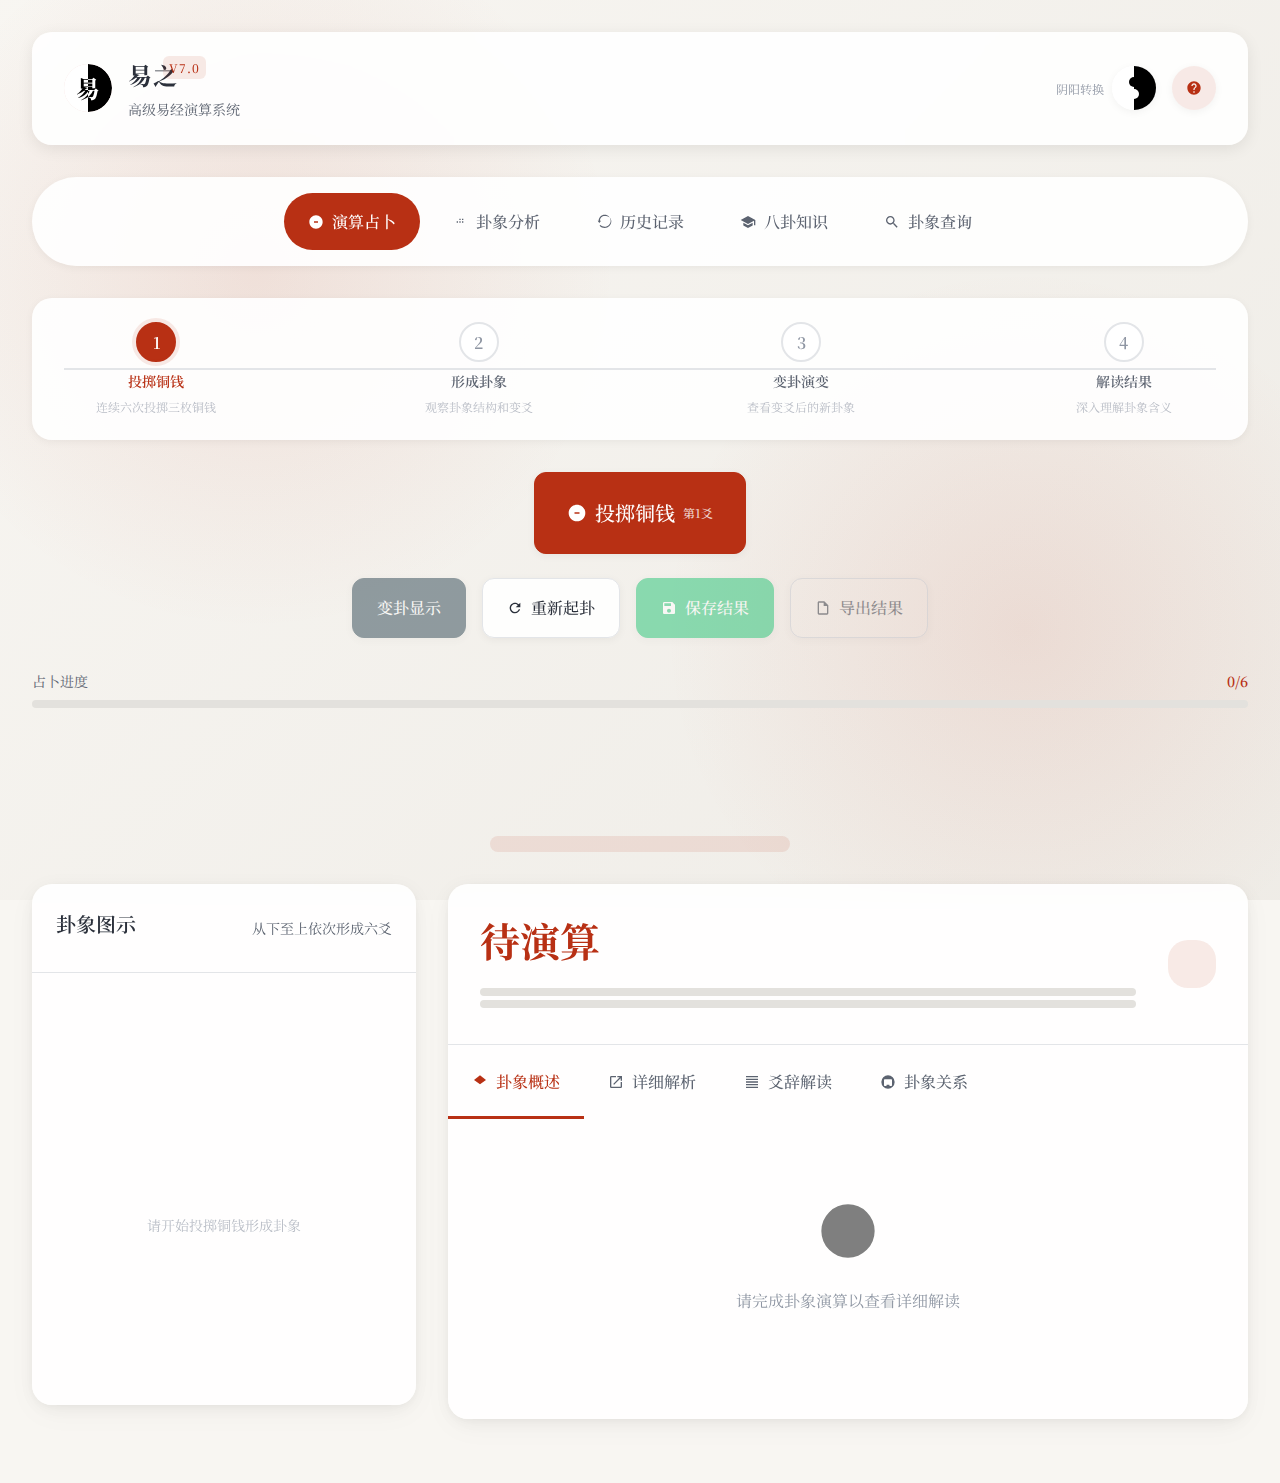
<file: index.html>
<!DOCTYPE html>
<html lang="zh-CN">
<head>
    <meta charset="UTF-8">
    <meta name="viewport" content="width=device-width, initial-scale=1.0">
    <meta name="description" content="易之 - 现代易经演算系统，通过三枚铜钱演算卦象，探索天地玄机">
    <meta name="keywords" content="易经,占卜,卦象,八卦,六十四卦,铜钱占卜">
    <meta name="author" content="易之开发团队">
    <meta name="theme-color" content="#c0392b">

    <!-- 预加载关键资源 -->
    <link rel="preconnect" href="https://fonts.googleapis.com">
    <link rel="preconnect" href="https://fonts.gstatic.com" crossorigin>
    <link rel="preload" href="https://fonts.googleapis.com/css2?family=Noto+Serif+SC:wght@400;500;600;700&display=swap" as="style">

    <!-- PWA 支持 -->
    <link rel="manifest" href="/manifest.json">
    <link rel="apple-touch-icon" href="/icon-192.png">

    <title>易之 V7.0 | 高级易经演算系统</title>

    <!-- 样式文件 -->
    <link href="https://fonts.googleapis.com/css2?family=Noto+Serif+SC:wght@400;500;600;700&display=swap" rel="stylesheet">
    <link rel="stylesheet" href="css/styles.css">

    <!-- 初始化脚本 -->
    <script>
        // 主题初始化（防止闪烁）
        (function() {
            const savedTheme = sessionStorage.getItem('theme');
            if (savedTheme === 'dark') {
                document.documentElement.setAttribute('data-theme', 'dark');
            }
        })();
    </script>
</head>
<body>
    <!-- 加载遮罩 -->
    <div class="loading-overlay" id="loadingOverlay">
        <div class="loading-spinner">
            <div class="taiji-spinner"></div>
            <p class="loading-text">正在加载易经数据...</p>
        </div>
    </div>

    <div class="container">
        <!-- 应用头部 -->
        <header class="app-header">
            <div class="app-branding">
                <div class="app-logo">
                    <span>易</span>
                </div>
                <div class="app-title">
                    <h1>易之</h1>
                    <p class="description">高级易经演算系统</p>
                </div>
            </div>
            <div class="header-controls">
                <div class="theme-toggle">
                    <span class="toggle-label">阴阳转换</span>
                    <div class="taiji-toggle" id="themeToggle" role="button" tabindex="0" aria-label="切换深浅色主题"></div>
                </div>
                <button class="help-button" id="helpButton" aria-label="查看帮助">
                    <svg class="icon" viewBox="0 0 24 24">
                        <path d="M12 2C6.48 2 2 6.48 2 12s4.48 10 10 10 10-4.48 10-10S17.52 2 12 2zm1 17h-2v-2h2v2zm2.07-7.75l-.9.92C13.45 12.9 13 13.5 13 15h-2v-.5c0-1.1.45-2.1 1.17-2.83l1.24-1.26c.37-.36.59-.86.59-1.41 0-1.1-.9-2-2-2s-2 .9-2 2H8c0-2.21 1.79-4 4-4s4 1.79 4 4c0 .88-.36 1.68-.93 2.25z"></path>
                    </svg>
                </button>
            </div>
        </header>

        <!-- 导航菜单 -->
        <nav class="nav-bar" aria-label="主导航">
            <div class="nav-menu" role="tablist">
                <button class="nav-button active" data-section="divination" role="tab" aria-selected="true" aria-controls="divination">
                    <svg class="icon nav-icon" viewBox="0 0 24 24">
                        <path d="M12,2C6.5,2,2,6.5,2,12s4.5,10,10,10s10-4.5,10-10S17.5,2,12,2z M15,13H9v-2h6V13z"></path>
                    </svg>
                    演算占卜
                </button>
                <button class="nav-button" data-section="hexagram-analyzer" role="tab" aria-selected="false" aria-controls="hexagram-analyzer">
                    <svg class="icon nav-icon" viewBox="0 0 24 24">
                        <path d="M9,11H7v2h2V11z M13,7h-2v2h2V7z M13,11h-2v2h2V11z M17,7h-2v2h2V7z M17,11h-2v2h2V11z"></path>
                    </svg>
                    卦象分析
                </button>
                <button class="nav-button" data-section="history" role="tab" aria-selected="false" aria-controls="history">
                    <svg class="icon nav-icon" viewBox="0 0 24 24">
                        <path d="M13,3C9.1,3,6,6.1,6,10h1.6L5,13.5L2.4,10H4c0-5,4-9,9-9s9,4,9,9s-4,9-9,9c-2.4,0-4.6-0.9-6.3-2.6L5.3,17.8C7.5,20.1,10.1,21,13,21c5.5,0,10-4.5,10-10S18.5,3,13,3z"></path>
                    </svg>
                    历史记录
                </button>
                <button class="nav-button" data-section="knowledge" role="tab" aria-selected="false" aria-controls="knowledge">
                    <svg class="icon nav-icon" viewBox="0 0 24 24">
                        <path d="M12,3L1,9L12,15L21,10.09V17H23V9M5,13.18V17.18L12,21L19,17.18V13.18L12,17L5,13.18Z"></path>
                    </svg>
                    八卦知识
                </button>
                <button class="nav-button" data-section="search" role="tab" aria-selected="false" aria-controls="search">
                    <svg class="icon nav-icon" viewBox="0 0 24 24">
                        <path d="M15.5 14h-.79l-.28-.27C15.41 12.59 16 11.11 16 9.5 16 5.91 13.09 3 9.5 3S3 5.91 3 9.5 5.91 16 9.5 16c1.61 0 3.09-.59 4.23-1.57l.27.28v.79l5 4.99L20.49 19l-4.99-5zm-6 0C7.01 14 5 11.99 5 9.5S7.01 5 9.5 5 14 7.01 14 9.5 11.99 14 9.5 14z"></path>
                    </svg>
                    卦象查询
                </button>
            </div>
        </nav>

        <!-- 占卜部分 -->
        <section id="divination" class="content-section active" role="tabpanel" aria-labelledby="divination-btn">
            <!-- 步骤指引 -->
            <div class="steps-container">
                <div class="steps">
                    <div class="step active" id="step1">
                        <div class="step-circle">1</div>
                        <div class="step-label">投掷铜钱</div>
                        <div class="step-description">连续六次投掷三枚铜钱</div>
                    </div>
                    <div class="step" id="step2">
                        <div class="step-circle">2</div>
                        <div class="step-label">形成卦象</div>
                        <div class="step-description">观察卦象结构和变爻</div>
                    </div>
                    <div class="step" id="step3">
                        <div class="step-circle">3</div>
                        <div class="step-label">变卦演变</div>
                        <div class="step-description">查看变爻后的新卦象</div>
                    </div>
                    <div class="step" id="step4">
                        <div class="step-circle">4</div>
                        <div class="step-label">解读结果</div>
                        <div class="step-description">深入理解卦象含义</div>
                    </div>
                </div>
            </div>

            <!-- 操作控制区 -->
            <div class="divination-controls">
                <div class="primary-controls">
                    <button class="btn btn-primary btn-large" id="throwCoinBtn">
                        <svg class="icon" aria-hidden="true" viewBox="0 0 24 24">
                            <path d="M12,2C6.5,2,2,6.5,2,12s4.5,10,10,10s10-4.5,10-10S17.5,2,12,2z M15,13H9v-2h6V13z"></path>
                        </svg>
                        <span>投掷铜钱</span>
                        <small class="btn-subtitle" id="throwSubtitle">第1爻</small>
                    </button>
                </div>

                <div class="secondary-controls">
                    <button class="btn btn-secondary" id="changeHexagramBtn" disabled>
                        <svg class="icon" aria-hidden="true" viewBox="0 0 24 24">
                            <path d="M19,8l-4,4h3c0,3.31-2.69,6-6,6c-1.01,0-1.97-0.25-2.8-0.7l-1.46,1.46C8.97,19.54,10.43,20,12,20c4.42,0,8-3.58,8-8h3 L19,8z M6,12c0-3.31,2.69-6,6-6c1.01,0,1.97,0.25,2.8,0.7l1.46-1.46C15.03,4.46,13.57,4,12,4c-4.42,0-8,3.58-8,8H1l4,4l4-4H6z"></path>
                        </svg>
                        <span>变卦显示</span>
                    </button>
                    <button class="btn" id="resetBtn">
                        <svg class="icon" aria-hidden="true" viewBox="0 0 24 24">
                            <path d="M17.65,6.35C16.2,4.9,14.21,4,12,4c-4.42,0-7.99,3.58-7.99,8s3.57,8,7.99,8c3.73,0,6.84-2.55,7.73-6h-2.08 c-0.82,2.33-3.04,4-5.65,4c-3.31,0-6-2.69-6-6s2.69-6,6-6c1.66,0,3.14,0.69,4.22,1.78L13,11h7V4L17.65,6.35z"></path>
                        </svg>
                        <span>重新起卦</span>
                    </button>
                    <button class="btn btn-action" id="saveBtn" disabled>
                        <svg class="icon" aria-hidden="true" viewBox="0 0 24 24">
                            <path d="M17,3H5C3.89,3,3,3.9,3,5v14c0,1.1,0.89,2,2,2h14c1.1,0,2-0.9,2-2V7L17,3z M12,19c-1.66,0-3-1.34-3-3s1.34-3,3-3 s3,1.34,3,3S13.66,19,12,19z M15,9H5V5h10V9z"></path>
                        </svg>
                        <span>保存结果</span>
                    </button>
                    <button class="btn btn-outline" id="exportBtn" disabled>
                        <svg class="icon" aria-hidden="true" viewBox="0 0 24 24">
                            <path d="M14,2H6C4.9,2,4,2.9,4,4v16c0,1.1,0.9,2,2,2h12c1.1,0,2-0.9,2-2V8L14,2z M18,20H6V4h7v5h5V20z"></path>
                        </svg>
                        <span>导出结果</span>
                    </button>
                </div>
            </div>

            <!-- 进度指示器 -->
            <div class="progress-section">
                <div class="progress-info">
                    <span class="progress-label">占卜进度</span>
                    <span class="progress-count" id="progressCount">0/6</span>
                </div>
                <div class="progress-indicator" id="progressIndicator">
                    <div class="progress-bar" id="progressBar" style="width: 0%;"></div>
                </div>
            </div>

            <!-- 铜钱投掷区域 -->
            <div class="coins-section">
                <div class="coins-area" id="coinsDisplay" aria-live="polite"></div>
                <div class="coins-result" id="coinsResult"></div>
            </div>

            <div class="grid-layout">
                <!-- 左侧卦象显示 -->
                <div class="col-span-4">
                    <div class="card hexagram-card">
                        <div class="card-header">
                            <h2 class="card-title">卦象图示</h2>
                            <p class="card-subtitle">从下至上依次形成六爻</p>
                        </div>
                        <div class="card-body">
                            <div class="hexagram-container" id="hexagramContainer" aria-live="polite">
                                <div class="hexagram-placeholder">
                                    <div class="placeholder-text">请开始投掷铜钱形成卦象</div>
                                </div>
                            </div>
                            <div class="hexagram-info-panel" id="hexagramInfoPanel">
                                <div class="changing-lines-indicator" id="changingLinesIndicator"></div>
                            </div>
                        </div>
                    </div>
                </div>

                <!-- 右侧解读显示 -->
                <div class="col-span-8">
                    <div class="card result-card">
                        <div class="hexagram-result" id="hexagramResultSection">
                            <div class="hexagram-info">
                                <div class="hexagram-name" id="hexagramName">待演算</div>
                                <div class="hexagram-explanation" id="hexagramExplanation"></div>
                                <div class="hexagram-data">
                                    <div class="hexagram-data-item" id="upperTrigramInfo"></div>
                                    <div class="hexagram-data-item" id="lowerTrigramInfo"></div>
                                </div>
                            </div>
                            <div class="hexagram-unicode" id="hexagramUnicode" aria-hidden="true"></div>
                        </div>

                        <div class="tabs">
                            <div class="tab-nav" role="tablist">
                                <button class="tab-button active" data-tab="overview" role="tab" aria-selected="true" aria-controls="overview">
                                    <svg class="icon" viewBox="0 0 24 24">
                                        <path d="M12,2L3,9L12,15.5L21,9L12,2Z"></path>
                                    </svg>
                                    卦象概述
                                </button>
                                <button class="tab-button" data-tab="detail" role="tab" aria-selected="false" aria-controls="detail">
                                    <svg class="icon" viewBox="0 0 24 24">
                                        <path d="M14,3V5H17.59L7.76,14.83L9.17,16.24L19,6.41V10H21V3M19,19H5V5H12V3H5C3.89,3 3,3.89 3,5V19A2,2 0 0,0 5,21H19A2,2 0 0,0 21,19V12H19V19Z"></path>
                                    </svg>
                                    详细解析
                                </button>
                                <button class="tab-button" data-tab="lines" role="tab" aria-selected="false" aria-controls="lines">
                                    <svg class="icon" viewBox="0 0 24 24">
                                        <path d="M3,3H21V5H3V3M3,7H21V9H3V7M3,11H21V13H3V11M3,15H21V17H3V15M3,19H21V21H3V19Z"></path>
                                    </svg>
                                    爻辞解读
                                </button>
                                <button class="tab-button" data-tab="relations" role="tab" aria-selected="false" aria-controls="relations">
                                    <svg class="icon" viewBox="0 0 24 24">
                                        <path d="M12,2A10,10 0 0,0 2,12A10,10 0 0,0 12,22A10,10 0 0,0 22,12A10,10 0 0,0 12,2M17,18H15A1,1 0 0,1 14,17V16H10V17A1,1 0 0,1 9,18H7A1,1 0 0,1 6,17V9A1,1 0 0,1 7,8H17A1,1 0 0,1 18,9V17A1,1 0 0,1 17,18Z"></path>
                                    </svg>
                                    卦象关系
                                </button>
                            </div>
                            <div class="tab-content active" id="overview" role="tabpanel" aria-labelledby="overview-tab">
                                <div class="tab-panel" id="overviewContent">
                                    <div class="empty-state">
                                        <svg class="empty-icon" viewBox="0 0 24 24">
                                            <path d="M12,2A10,10 0 0,0 2,12A10,10 0 0,0 12,22A10,10 0 0,0 22,12A10,10 0 0,0 12,2M7,13H17V11H7"></path>
                                        </svg>
                                        <p>请完成卦象演算以查看详细解读</p>
                                    </div>
                                </div>
                            </div>
                            <div class="tab-content" id="detail" role="tabpanel" aria-labelledby="detail-tab">
                                <div class="tab-panel" id="detailContent">
                                    <div class="empty-state">
                                        <svg class="empty-icon" viewBox="0 0 24 24">
                                            <path d="M12,2A10,10 0 0,0 2,12A10,10 0 0,0 12,22A10,10 0 0,0 22,12A10,10 0 0,0 12,2M7,13H17V11H7"></path>
                                        </svg>
                                        <p>请完成卦象演算以查看详细解读</p>
                                    </div>
                                </div>
                            </div>
                            <div class="tab-content" id="lines" role="tabpanel" aria-labelledby="lines-tab">
                                <div class="tab-panel" id="linesContent">
                                    <div class="empty-state">
                                        <svg class="empty-icon" viewBox="0 0 24 24">
                                            <path d="M12,2A10,10 0 0,0 2,12A10,10 0 0,0 12,22A10,10 0 0,0 22,12A10,10 0 0,0 12,2M7,13H17V11H7"></path>
                                        </svg>
                                        <p>请完成卦象演算以查看爻辞解读</p>
                                    </div>
                                </div>
                            </div>
                            <div class="tab-content" id="relations" role="tabpanel" aria-labelledby="relations-tab">
                                <div class="relation-graph">
                                    <h3 class="relation-title">相关卦象</h3>
                                    <div class="relation-items" id="relationItems">
                                        <div class="empty-state">
                                            <svg class="empty-icon" viewBox="0 0 24 24">
                                                <path d="M12,2A10,10 0 0,0 2,12A10,10 0 0,0 12,22A10,10 0 0,0 22,12A10,10 0 0,0 12,2M7,13H17V11H7"></path>
                                            </svg>
                                            <p>请完成卦象演算以查看相关卦象</p>
                                        </div>
                                    </div>
                                </div>
                            </div>
                        </div>
                    </div>
                </div>
            </div>
        </section>

        <!-- 卦象分析工具 -->
        <section id="hexagram-analyzer" class="content-section" role="tabpanel" aria-labelledby="hexagram-analyzer-btn">
            <div class="analyzer-layout">
                <div class="card combination-card">
                    <div class="card-header">
                        <h2 class="card-title">八卦组合分析工具</h2>
                        <p class="card-subtitle">通过选择上下卦来分析卦象组合</p>
                    </div>
                    <div class="card-body">
                        <div class="combination-tool">
                            <div class="combination-selectors">
                                <div class="selector-group">
                                    <label class="selector-label" for="upperBagua">上卦选择</label>
                                    <select class="bagua-selector" id="upperBagua" aria-describedby="upperBaguaDesc">
                                        <option value="">请选择上卦</option>
                                        <option value="乾">乾 ☰ (天)</option>
                                        <option value="坤">坤 ☷ (地)</option>
                                        <option value="震">震 ☳ (雷)</option>
                                        <option value="艮">艮 ☶ (山)</option>
                                        <option value="坎">坎 ☵ (水)</option>
                                        <option value="离">离 ☲ (火)</option>
                                        <option value="巽">巽 ☴ (风)</option>
                                        <option value="兑">兑 ☱ (泽)</option>
                                    </select>
                                    <small id="upperBaguaDesc" class="selector-desc">选择六爻卦象的上三爻</small>
                                </div>
                                <div class="combination-operator">
                                    <svg class="operator-icon" viewBox="0 0 24 24">
                                        <path d="M19,13H13V19H11V13H5V11H11V5H13V11H19V13Z"></path>
                                    </svg>
                                </div>
                                <div class="selector-group">
                                    <label class="selector-label" for="lowerBagua">下卦选择</label>
                                    <select class="bagua-selector" id="lowerBagua" aria-describedby="lowerBaguaDesc">
                                        <option value="">请选择下卦</option>
                                        <option value="乾">乾 ☰ (天)</option>
                                        <option value="坤">坤 ☷ (地)</option>
                                        <option value="震">震 ☳ (雷)</option>
                                        <option value="艮">艮 ☶ (山)</option>
                                        <option value="坎">坎 ☵ (水)</option>
                                        <option value="离">离 ☲ (火)</option>
                                        <option value="巽">巽 ☴ (风)</option>
                                        <option value="兑">兑 ☱ (泽)</option>
                                    </select>
                                    <small id="lowerBaguaDesc" class="selector-desc">选择六爻卦象的下三爻</small>
                                </div>
                            </div>

                            <div class="combination-result" id="combinationResult">
                                <div class="result-placeholder">
                                    <svg class="placeholder-icon" viewBox="0 0 24 24">
                                        <path d="M12,2A10,10 0 0,0 2,12A10,10 0 0,0 12,22A10,10 0 0,0 22,12A10,10 0 0,0 12,2M12,4A8,8 0 0,1 20,12A8,8 0 0,1 12,20A8,8 0 0,1 4,12A8,8 0 0,1 12,4Z"></path>
                                    </svg>
                                    <p>选择上下卦以查看组合结果</p>
                                </div>
                            </div>
                        </div>
                    </div>
                </div>

                <!-- 快速组合面板 -->
                <div class="card quick-combinations">
                    <div class="card-header">
                        <h3 class="card-title">常用卦象组合</h3>
                    </div>
                    <div class="card-body">
                        <div class="quick-combo-grid" id="quickComboGrid">
                            <!-- 动态生成常用组合 -->
                        </div>
                    </div>
                </div>
            </div>
        </section>

        <!-- 历史记录部分 -->
        <section id="history" class="content-section" role="tabpanel" aria-labelledby="history-btn">
            <div class="history-layout">
                <div class="card history-card">
                    <div class="card-header">
                        <div class="header-left">
                            <h2 class="card-title">占卜历史记录</h2>
                            <p class="card-subtitle">查看和管理您的占卜历史</p>
                        </div>
                        <div class="header-actions">
                            <button class="btn btn-outline btn-sm" id="exportHistoryBtn">
                                <svg class="icon" viewBox="0 0 24 24">
                                    <path d="M14,2H6C4.9,2,4,2.9,4,4v16c0,1.1,0.9,2,2,2h12c1.1,0,2-0.9,2-2V8L14,2z"></path>
                                </svg>
                                导出历史
                            </button>
                            <button class="btn btn-danger btn-sm" id="clearHistoryBtn">
                                <svg class="icon" viewBox="0 0 24 24">
                                    <path d="M6,19A2,2 0 0,0 8,21H16A2,2 0 0,0 18,19V7H6V19Z"></path>
                                </svg>
                                清空历史
                            </button>
                        </div>
                    </div>
                    <div class="card-body">
                        <div class="history-controls">
                            <div class="history-filters">
                                <div class="filter-item active" data-filter="all">全部记录</div>
                                <div class="filter-item" data-filter="today">今日</div>
                                <div class="filter-item" data-filter="week">本周</div>
                                <div class="filter-item" data-filter="month">本月</div>
                            </div>
                            <div class="history-search">
                                <input type="text" class="search-input-small" id="historySearchInput" placeholder="搜索历史记录...">
                            </div>
                        </div>

                        <div class="history-stats" id="historyStats">
                            <div class="stat-item">
                                <span class="stat-number" id="totalRecords">0</span>
                                <span class="stat-label">总记录</span>
                            </div>
                            <div class="stat-item">
                                <span class="stat-number" id="thisWeekRecords">0</span>
                                <span class="stat-label">本周</span>
                            </div>
                            <div class="stat-item">
                                <span class="stat-number" id="changingLines">0</span>
                                <span class="stat-label">变爻记录</span>
                            </div>
                        </div>

                        <div class="history-list" id="historyList">
                            <div class="empty-history">
                                <svg class="empty-icon" viewBox="0 0 24 24">
                                    <path d="M13,3C9.1,3,6,6.1,6,10h1.6L5,13.5L2.4,10H4c0-5,4-9,9-9s9,4,9,9s-4,9-9,9c-2.4,0-4.6-0.9-6.3-2.6L5.3,17.8C7.5,20.1,10.1,21,13,21c5.5,0,10-4.5,10-10S18.5,3,13,3z"></path>
                                </svg>
                                <h3>暂无历史记录</h3>
                                <p>您还没有保存任何占卜记录</p>
                                <button class="btn btn-primary" onclick="document.querySelector('[data-section=divination]').click()">
                                    开始占卜
                                </button>
                            </div>
                        </div>
                    </div>
                </div>
            </div>
        </section>

        <!-- 八卦知识部分 -->
        <section id="knowledge" class="content-section" role="tabpanel" aria-labelledby="knowledge-btn">
            <div class="knowledge-layout">
                <div class="card intro-card">
                    <div class="card-body">
                        <div class="knowledge-intro">
                            <h2 class="intro-title">易经八卦基础知识</h2>
                            <p class="intro-description">
                                八卦源于《易经》，相传由伏羲氏所创，是中国古代哲学、宇宙观的基础。
                                八卦通过阴阳变化，象征天地万物的基本属性，是易经系统的根本。
                            </p>
                        </div>
                    </div>
                </div>

                <div class="knowledge-content">
                    <div class="knowledge-nav">
                        <button class="knowledge-nav-item active" data-knowledge="bagua">八卦详解</button>
                        <button class="knowledge-nav-item" data-knowledge="principles">易理基础</button>
                        <button class="knowledge-nav-item" data-knowledge="divination">占卜方法</button>
                        <button class="knowledge-nav-item" data-knowledge="interpretation">解卦技巧</button>
                    </div>

                    <div class="knowledge-panels">
                        <div class="knowledge-panel active" id="bagua-panel">
                            <div class="bagua-grid" id="baguaGrid"></div>
                        </div>

                        <div class="knowledge-panel" id="principles-panel">
                            <div class="principles-content">
                                <div class="principle-section">
                                    <h3>阴阳理论</h3>
                                    <p>阴阳是易经的核心概念，代表宇宙中对立统一的两种力量。阳爻（—）代表刚健、主动；阴爻（⚋）代表柔顺、被动。</p>
                                </div>
                                <div class="principle-section">
                                    <h3>五行相克</h3>
                                    <p>五行（金、木、水、火、土）相生相克，与八卦相配，形成复杂的象征体系。</p>
                                </div>
                                <div class="principle-section">
                                    <h3>时空观念</h3>
                                    <p>易经强调时机的重要性，认为万事万物都有其发展的时序和规律。</p>
                                </div>
                            </div>
                        </div>

                        <div class="knowledge-panel" id="divination-panel">
                            <div class="divination-methods">
                                <div class="method-card">
                                    <h4>铜钱占卜法</h4>
                                    <p>使用三枚铜钱，连续投掷六次，根据正反面组合确定每一爻的阴阳和变化。</p>
                                </div>
                                <div class="method-card">
                                    <h4>蓍草占卜法</h4>
                                    <p>传统的占卜方法，使用50根蓍草，通过复杂的分组过程确定卦象。</p>
                                </div>
                                <div class="method-card">
                                    <h4>时间起卦法</h4>
                                    <p>根据年月日时的数字组合来起卦，适合快速占卜。</p>
                                </div>
                            </div>
                        </div>

                        <div class="knowledge-panel" id="interpretation-panel">
                            <div class="interpretation-guide">
                                <div class="guide-section">
                                    <h4>看卦象结构</h4>
                                    <ul>
                                        <li>观察上下卦的属性和关系</li>
                                        <li>分析六爻的当位与否</li>
                                        <li>注意变爻的位置和意义</li>
                                    </ul>
                                </div>
                                <div class="guide-section">
                                    <h4>解读变化趋势</h4>
                                    <ul>
                                        <li>本卦显示当前状态</li>
                                        <li>变卦指示发展方向</li>
                                        <li>综合分析整体走势</li>
                                    </ul>
                                </div>
                            </div>
                        </div>
                    </div>
                </div>
            </div>
        </section>

        <!-- 卦象查询部分 -->
        <section id="search" class="content-section" role="tabpanel" aria-labelledby="search-btn">
            <div class="search-layout">
                <div class="card search-card">
                    <div class="card-header">
                        <h2 class="card-title">卦象查询</h2>
                        <p class="card-subtitle">通过关键词快速查找卦象信息</p>
                    </div>
                    <div class="card-body">
                        <div class="search-section">
                            <div class="search-container">
                                <svg class="search-icon" aria-hidden="true" viewBox="0 0 24 24">
                                    <path d="M15.5 14h-.79l-.28-.27C15.41 12.59 16 11.11 16 9.5 16 5.91 13.09 3 9.5 3S3 5.91 3 9.5 5.91 16 9.5 16c1.61 0 3.09-.59 4.23-1.57l.27.28v.79l5 4.99L20.49 19l-4.99-5zm-6 0C7.01 14 5 11.99 5 9.5S7.01 5 9.5 5 14 7.01 14 9.5 11.99 14 9.5 14z"></path>
                                </svg>
                                <input type="text" id="searchInput" class="search-input" placeholder="输入卦名、关键词或卦象序号..." aria-label="搜索卦象">
                                <button class="search-clear" id="searchClear" aria-label="清空搜索">
                                    <svg class="icon" viewBox="0 0 24 24">
                                        <path d="M19,6.41L17.59,5 12,10.59 6.41,5 5,6.41 10.59,12 5,17.59 6.41,19 12,13.41 17.59,19 19,17.59 13.41,12z"></path>
                                    </svg>
                                </button>
                            </div>

                            <div class="search-filters">
                                <div class="filter-section">
                                    <span class="filter-label">快速标签：</span>
                                    <div class="search-tags">
                                        <span class="search-tag" data-keyword="天">天</span>
                                        <span class="search-tag" data-keyword="地">地</span>
                                        <span class="search-tag" data-keyword="水">水</span>
                                        <span class="search-tag" data-keyword="火">火</span>
                                        <span class="search-tag" data-keyword="雷">雷</span>
                                        <span class="search-tag" data-keyword="風">风</span>
                                        <span class="search-tag" data-keyword="山">山</span>
                                        <span class="search-tag" data-keyword="泽">泽</span>
                                    </div>
                                </div>

                                <div class="filter-section">
                                    <span class="filter-label">分类筛选：</span>
                                    <select class="filter-select" id="categoryFilter">
                                        <option value="">全部类别</option>
                                        <option value="fortune">吉凶</option>
                                        <option value="career">事业</option>
                                        <option value="relationship">感情</option>
                                    </select>
                                </div>
                            </div>
                        </div>

                        <div class="search-stats" id="searchStats" style="display: none;">
                            <span class="search-count">找到 <strong id="resultCount">0</strong> 个相关卦象</span>
                        </div>

                        <div class="search-results" id="searchResults">
                            <div class="search-placeholder">
                                <svg class="placeholder-icon" viewBox="0 0 24 24">
                                    <path d="M15.5 14h-.79l-.28-.27C15.41 12.59 16 11.11 16 9.5 16 5.91 13.09 3 9.5 3S3 5.91 3 9.5 5.91 16 9.5 16c1.61 0 3.09-.59 4.23-1.57l.27.28v.79l5 4.99L20.49 19l-4.99-5zm-6 0C7.01 14 5 11.99 5 9.5S7.01 5 9.5 5 14 7.01 14 9.5 11.99 14 9.5 14z"></path>
                                </svg>
                                <h3>开始搜索卦象</h3>
                                <p>输入卦名、关键词或使用标签来查找相关卦象</p>
                            </div>
                        </div>
                    </div>
                </div>

                <!-- 推荐卦象 -->
                <div class="card featured-card">
                    <div class="card-header">
                        <h3 class="card-title">精选卦象</h3>
                    </div>
                    <div class="card-body">
                        <div class="featured-hexagrams" id="featuredHexagrams">
                            <!-- 动态生成精选卦象 -->
                        </div>
                    </div>
                </div>
            </div>
        </section>
    </div>

    <!-- 增强的模态框 -->
    <div class="modal" id="hexagramModal" role="dialog" aria-modal="true" aria-labelledby="modalTitle">
        <div class="modal-backdrop" id="modalBackdrop"></div>
        <div class="modal-container">
            <div class="modal-content">
                <div class="modal-header">
                    <h3 class="modal-title" id="modalTitle">卦象详情</h3>
                    <div class="modal-actions">
                        <button class="modal-action-btn" id="modalSaveBtn" aria-label="保存到历史">
                            <svg class="icon" viewBox="0 0 24 24">
                                <path d="M17,3H5C3.89,3,3,3.9,3,5v14c0,1.1,0.89,2,2,2h14c1.1,0,2-0.9,2-2V7L17,3z"></path>
                            </svg>
                        </button>
                        <button class="modal-action-btn" id="modalShareBtn" aria-label="分享卦象">
                            <svg class="icon" viewBox="0 0 24 24">
                                <path d="M18,16.08C17.24,16.08 16.56,16.38 16.04,16.85L8.91,12.7C8.96,12.47 9,12.24 9,12C9,11.76 8.96,11.53 8.91,11.3L15.96,7.19C16.5,7.69 17.21,8 18,8A3,3 0 0,0 21,5A3,3 0 0,0 18,2A3,3 0 0,0 15,5C15,5.24 15.04,5.47 15.09,5.7L8.04,9.81C7.5,9.31 6.79,9 6,9A3,3 0 0,0 3,12A3,3 0 0,0 6,15C6.79,15 7.5,14.69 8.04,14.19L15.16,18.34C15.11,18.55 15.08,18.77 15.08,19C15.08,20.61 16.39,21.91 18,21.91C19.61,21.91 20.92,20.61 20.92,19A2.92,2.92 0 0,0 18,16.08Z"></path>
                            </svg>
                        </button>
                        <button class="modal-close" id="closeModal" aria-label="关闭对话框">
                            <svg class="icon" viewBox="0 0 24 24">
                                <path d="M19,6.41L17.59,5 12,10.59 6.41,5 5,6.41 10.59,12 5,17.59 6.41,19 12,13.41 17.59,19 19,17.59 13.41,12z"></path>
                            </svg>
                        </button>
                    </div>
                </div>
                <div class="modal-body" id="modalContent">
                    <div class="modal-loading">
                        <div class="loading-spinner">
                            <div class="taiji-spinner"></div>
                        </div>
                        <p>加载卦象信息中...</p>
                    </div>
                </div>
            </div>
        </div>
    </div>

    <!-- 通知容器 -->
    <div class="notification-container" id="notificationContainer" aria-live="polite"></div>

    <!-- 确认对话框 -->
    <div class="confirm-dialog" id="confirmDialog" role="dialog" aria-modal="true">
        <div class="confirm-backdrop"></div>
        <div class="confirm-content">
            <div class="confirm-header">
                <h4 class="confirm-title" id="confirmTitle">确认操作</h4>
            </div>
            <div class="confirm-body">
                <p class="confirm-message" id="confirmMessage">您确定要执行此操作吗？</p>
            </div>
            <div class="confirm-actions">
                <button class="btn btn-outline" id="confirmCancel">取消</button>
                <button class="btn btn-danger" id="confirmOk">确定</button>
            </div>
        </div>
    </div>

    <!-- JavaScript 文件 -->
    <script src="js/app.js"></script>
    <script src="js/modules.js"></script>
</body>
</html>
</file>
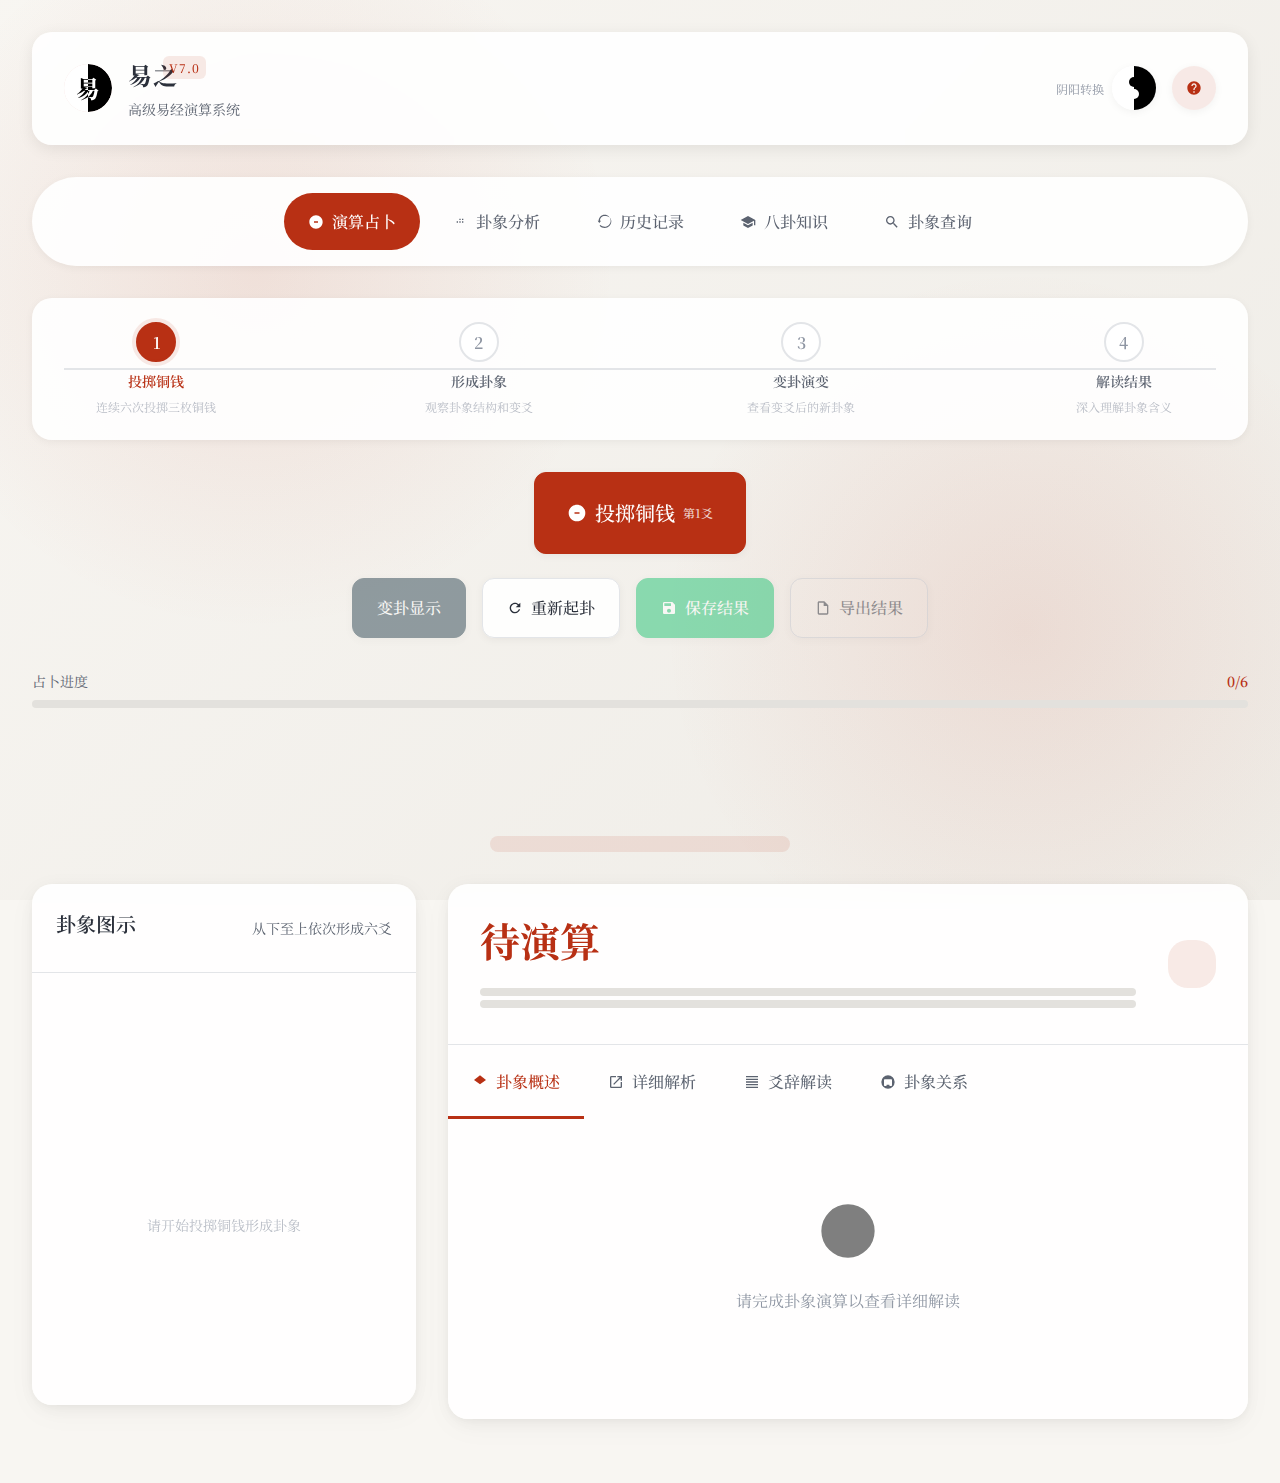
<file: apps/yi/index.html>
<!DOCTYPE html>
<html lang="zh-CN">
<head>
    <meta charset="UTF-8">
    <meta name="viewport" content="width=device-width, initial-scale=1.0">
    <meta name="description" content="易之 - 现代易经演算系统，通过三枚铜钱演算卦象，探索天地玄机">
    <meta name="keywords" content="易经,占卜,卦象,八卦,六十四卦,铜钱占卜">
    <meta name="author" content="易之开发团队">
    <meta name="theme-color" content="#c0392b">

    <!-- 预加载关键资源 -->
    <link rel="preconnect" href="https://fonts.googleapis.com">
    <link rel="preconnect" href="https://fonts.gstatic.com" crossorigin>
    <link rel="preload" href="https://fonts.googleapis.com/css2?family=Noto+Serif+SC:wght@400;500;600;700&display=swap" as="style">


    <title>易之 V7.0 | 高级易经演算系统</title>

    <!-- 样式文件 -->
    <link href="https://fonts.googleapis.com/css2?family=Noto+Serif+SC:wght@400;500;600;700&display=swap" rel="stylesheet">
    <link rel="stylesheet" href="css/styles.css">

    <!-- 初始化脚本 -->
    <script>
        // 主题初始化（防止闪烁）
        (function() {
            const savedTheme = sessionStorage.getItem('theme');
            if (savedTheme === 'dark') {
                document.documentElement.setAttribute('data-theme', 'dark');
            }
        })();
    </script>
</head>
<body>
    <!-- 加载遮罩 -->
    <div class="loading-overlay" id="loadingOverlay">
        <div class="loading-spinner">
            <div class="taiji-spinner"></div>
            <p class="loading-text">正在加载易经数据...</p>
        </div>
    </div>

    <div class="container">
        <!-- 应用头部 -->
        <header class="app-header">
            <div class="app-branding">
                <div class="app-logo">
                    <span>易</span>
                </div>
                <div class="app-title">
                    <h1>易之</h1>
                    <p class="description">高级易经演算系统</p>
                </div>
            </div>
            <div class="header-controls">
                <div class="theme-toggle">
                    <span class="toggle-label">阴阳转换</span>
                    <div class="taiji-toggle" id="themeToggle" role="button" tabindex="0" aria-label="切换深浅色主题"></div>
                </div>
                <button class="help-button" id="helpButton" aria-label="查看帮助">
                    <svg class="icon" viewBox="0 0 24 24">
                        <path d="M12 2C6.48 2 2 6.48 2 12s4.48 10 10 10 10-4.48 10-10S17.52 2 12 2zm1 17h-2v-2h2v2zm2.07-7.75l-.9.92C13.45 12.9 13 13.5 13 15h-2v-.5c0-1.1.45-2.1 1.17-2.83l1.24-1.26c.37-.36.59-.86.59-1.41 0-1.1-.9-2-2-2s-2 .9-2 2H8c0-2.21 1.79-4 4-4s4 1.79 4 4c0 .88-.36 1.68-.93 2.25z"></path>
                    </svg>
                </button>
            </div>
        </header>

        <!-- 导航菜单 -->
        <nav class="nav-bar" aria-label="主导航">
            <div class="nav-menu" role="tablist">
                <button class="nav-button active" data-section="divination" role="tab" aria-selected="true" aria-controls="divination">
                    <svg class="icon nav-icon" viewBox="0 0 24 24">
                        <path d="M12,2C6.5,2,2,6.5,2,12s4.5,10,10,10s10-4.5,10-10S17.5,2,12,2z M15,13H9v-2h6V13z"></path>
                    </svg>
                    演算占卜
                </button>
                <button class="nav-button" data-section="hexagram-analyzer" role="tab" aria-selected="false" aria-controls="hexagram-analyzer">
                    <svg class="icon nav-icon" viewBox="0 0 24 24">
                        <path d="M9,11H7v2h2V11z M13,7h-2v2h2V7z M13,11h-2v2h2V11z M17,7h-2v2h2V7z M17,11h-2v2h2V11z"></path>
                    </svg>
                    卦象分析
                </button>
                <button class="nav-button" data-section="history" role="tab" aria-selected="false" aria-controls="history">
                    <svg class="icon nav-icon" viewBox="0 0 24 24">
                        <path d="M13,3C9.1,3,6,6.1,6,10h1.6L5,13.5L2.4,10H4c0-5,4-9,9-9s9,4,9,9s-4,9-9,9c-2.4,0-4.6-0.9-6.3-2.6L5.3,17.8C7.5,20.1,10.1,21,13,21c5.5,0,10-4.5,10-10S18.5,3,13,3z"></path>
                    </svg>
                    历史记录
                </button>
                <button class="nav-button" data-section="knowledge" role="tab" aria-selected="false" aria-controls="knowledge">
                    <svg class="icon nav-icon" viewBox="0 0 24 24">
                        <path d="M12,3L1,9L12,15L21,10.09V17H23V9M5,13.18V17.18L12,21L19,17.18V13.18L12,17L5,13.18Z"></path>
                    </svg>
                    八卦知识
                </button>
                <button class="nav-button" data-section="search" role="tab" aria-selected="false" aria-controls="search">
                    <svg class="icon nav-icon" viewBox="0 0 24 24">
                        <path d="M15.5 14h-.79l-.28-.27C15.41 12.59 16 11.11 16 9.5 16 5.91 13.09 3 9.5 3S3 5.91 3 9.5 5.91 16 9.5 16c1.61 0 3.09-.59 4.23-1.57l.27.28v.79l5 4.99L20.49 19l-4.99-5zm-6 0C7.01 14 5 11.99 5 9.5S7.01 5 9.5 5 14 7.01 14 9.5 11.99 14 9.5 14z"></path>
                    </svg>
                    卦象查询
                </button>
            </div>
        </nav>

        <!-- 占卜部分 -->
        <section id="divination" class="content-section active" role="tabpanel" aria-labelledby="divination-btn">
            <!-- 步骤指引 -->
            <div class="steps-container">
                <div class="steps">
                    <div class="step active" id="step1">
                        <div class="step-circle">1</div>
                        <div class="step-label">投掷铜钱</div>
                        <div class="step-description">连续六次投掷三枚铜钱</div>
                    </div>
                    <div class="step" id="step2">
                        <div class="step-circle">2</div>
                        <div class="step-label">形成卦象</div>
                        <div class="step-description">观察卦象结构和变爻</div>
                    </div>
                    <div class="step" id="step3">
                        <div class="step-circle">3</div>
                        <div class="step-label">变卦演变</div>
                        <div class="step-description">查看变爻后的新卦象</div>
                    </div>
                    <div class="step" id="step4">
                        <div class="step-circle">4</div>
                        <div class="step-label">解读结果</div>
                        <div class="step-description">深入理解卦象含义</div>
                    </div>
                </div>
            </div>

            <!-- 操作控制区 -->
            <div class="divination-controls">
                <div class="primary-controls">
                    <button class="btn btn-primary btn-large" id="throwCoinBtn">
                        <svg class="icon" aria-hidden="true" viewBox="0 0 24 24">
                            <path d="M12,2C6.5,2,2,6.5,2,12s4.5,10,10,10s10-4.5,10-10S17.5,2,12,2z M15,13H9v-2h6V13z"></path>
                        </svg>
                        <span>投掷铜钱</span>
                        <small class="btn-subtitle" id="throwSubtitle">第1爻</small>
                    </button>
                </div>

                <div class="secondary-controls">
                    <button class="btn btn-secondary" id="changeHexagramBtn" disabled>
                        <svg class="icon" aria-hidden="true" viewBox="0 0 24 24">
                            <path d="M19,8l-4,4h3c0,3.31-2.69,6-6,6c-1.01,0-1.97-0.25-2.8-0.7l-1.46,1.46C8.97,19.54,10.43,20,12,20c4.42,0,8-3.58,8-8h3 L19,8z M6,12c0-3.31,2.69-6,6-6c1.01,0,1.97,0.25,2.8,0.7l1.46-1.46C15.03,4.46,13.57,4,12,4c-4.42,0-8,3.58-8,8H1l4,4l4-4H6z"></path>
                        </svg>
                        <span>变卦显示</span>
                    </button>
                    <button class="btn" id="resetBtn">
                        <svg class="icon" aria-hidden="true" viewBox="0 0 24 24">
                            <path d="M17.65,6.35C16.2,4.9,14.21,4,12,4c-4.42,0-7.99,3.58-7.99,8s3.57,8,7.99,8c3.73,0,6.84-2.55,7.73-6h-2.08 c-0.82,2.33-3.04,4-5.65,4c-3.31,0-6-2.69-6-6s2.69-6,6-6c1.66,0,3.14,0.69,4.22,1.78L13,11h7V4L17.65,6.35z"></path>
                        </svg>
                        <span>重新起卦</span>
                    </button>
                    <button class="btn btn-action" id="saveBtn" disabled>
                        <svg class="icon" aria-hidden="true" viewBox="0 0 24 24">
                            <path d="M17,3H5C3.89,3,3,3.9,3,5v14c0,1.1,0.89,2,2,2h14c1.1,0,2-0.9,2-2V7L17,3z M12,19c-1.66,0-3-1.34-3-3s1.34-3,3-3 s3,1.34,3,3S13.66,19,12,19z M15,9H5V5h10V9z"></path>
                        </svg>
                        <span>保存结果</span>
                    </button>
                    <button class="btn btn-outline" id="exportBtn" disabled>
                        <svg class="icon" aria-hidden="true" viewBox="0 0 24 24">
                            <path d="M14,2H6C4.9,2,4,2.9,4,4v16c0,1.1,0.9,2,2,2h12c1.1,0,2-0.9,2-2V8L14,2z M18,20H6V4h7v5h5V20z"></path>
                        </svg>
                        <span>导出结果</span>
                    </button>
                </div>
            </div>

            <!-- 进度指示器 -->
            <div class="progress-section">
                <div class="progress-info">
                    <span class="progress-label">占卜进度</span>
                    <span class="progress-count" id="progressCount">0/6</span>
                </div>
                <div class="progress-indicator" id="progressIndicator">
                    <div class="progress-bar" id="progressBar" style="width: 0%;"></div>
                </div>
            </div>

            <!-- 铜钱投掷区域 -->
            <div class="coins-section">
                <div class="coins-area" id="coinsDisplay" aria-live="polite"></div>
                <div class="coins-result" id="coinsResult"></div>
            </div>

            <div class="grid-layout">
                <!-- 左侧卦象显示 -->
                <div class="col-span-4">
                    <div class="card hexagram-card">
                        <div class="card-header">
                            <h2 class="card-title">卦象图示</h2>
                            <p class="card-subtitle">从下至上依次形成六爻</p>
                        </div>
                        <div class="card-body">
                            <div class="hexagram-container" id="hexagramContainer" aria-live="polite">
                                <div class="hexagram-placeholder">
                                    <div class="placeholder-text">请开始投掷铜钱形成卦象</div>
                                </div>
                            </div>
                            <div class="hexagram-info-panel" id="hexagramInfoPanel">
                                <div class="changing-lines-indicator" id="changingLinesIndicator"></div>
                            </div>
                        </div>
                    </div>
                </div>

                <!-- 右侧解读显示 -->
                <div class="col-span-8">
                    <div class="card result-card">
                        <div class="hexagram-result" id="hexagramResultSection">
                            <div class="hexagram-info">
                                <div class="hexagram-name" id="hexagramName">待演算</div>
                                <div class="hexagram-explanation" id="hexagramExplanation"></div>
                                <div class="hexagram-data">
                                    <div class="hexagram-data-item" id="upperTrigramInfo"></div>
                                    <div class="hexagram-data-item" id="lowerTrigramInfo"></div>
                                </div>
                            </div>
                            <div class="hexagram-unicode" id="hexagramUnicode" aria-hidden="true"></div>
                        </div>

                        <div class="tabs">
                            <div class="tab-nav" role="tablist">
                                <button class="tab-button active" data-tab="overview" role="tab" aria-selected="true" aria-controls="overview">
                                    <svg class="icon" viewBox="0 0 24 24">
                                        <path d="M12,2L3,9L12,15.5L21,9L12,2Z"></path>
                                    </svg>
                                    卦象概述
                                </button>
                                <button class="tab-button" data-tab="detail" role="tab" aria-selected="false" aria-controls="detail">
                                    <svg class="icon" viewBox="0 0 24 24">
                                        <path d="M14,3V5H17.59L7.76,14.83L9.17,16.24L19,6.41V10H21V3M19,19H5V5H12V3H5C3.89,3 3,3.89 3,5V19A2,2 0 0,0 5,21H19A2,2 0 0,0 21,19V12H19V19Z"></path>
                                    </svg>
                                    详细解析
                                </button>
                                <button class="tab-button" data-tab="lines" role="tab" aria-selected="false" aria-controls="lines">
                                    <svg class="icon" viewBox="0 0 24 24">
                                        <path d="M3,3H21V5H3V3M3,7H21V9H3V7M3,11H21V13H3V11M3,15H21V17H3V15M3,19H21V21H3V19Z"></path>
                                    </svg>
                                    爻辞解读
                                </button>
                                <button class="tab-button" data-tab="relations" role="tab" aria-selected="false" aria-controls="relations">
                                    <svg class="icon" viewBox="0 0 24 24">
                                        <path d="M12,2A10,10 0 0,0 2,12A10,10 0 0,0 12,22A10,10 0 0,0 22,12A10,10 0 0,0 12,2M17,18H15A1,1 0 0,1 14,17V16H10V17A1,1 0 0,1 9,18H7A1,1 0 0,1 6,17V9A1,1 0 0,1 7,8H17A1,1 0 0,1 18,9V17A1,1 0 0,1 17,18Z"></path>
                                    </svg>
                                    卦象关系
                                </button>
                            </div>
                            <div class="tab-content active" id="overview" role="tabpanel" aria-labelledby="overview-tab">
                                <div class="tab-panel" id="overviewContent">
                                    <div class="empty-state">
                                        <svg class="empty-icon" viewBox="0 0 24 24">
                                            <path d="M12,2A10,10 0 0,0 2,12A10,10 0 0,0 12,22A10,10 0 0,0 22,12A10,10 0 0,0 12,2M7,13H17V11H7"></path>
                                        </svg>
                                        <p>请完成卦象演算以查看详细解读</p>
                                    </div>
                                </div>
                            </div>
                            <div class="tab-content" id="detail" role="tabpanel" aria-labelledby="detail-tab">
                                <div class="tab-panel" id="detailContent">
                                    <div class="empty-state">
                                        <svg class="empty-icon" viewBox="0 0 24 24">
                                            <path d="M12,2A10,10 0 0,0 2,12A10,10 0 0,0 12,22A10,10 0 0,0 22,12A10,10 0 0,0 12,2M7,13H17V11H7"></path>
                                        </svg>
                                        <p>请完成卦象演算以查看详细解读</p>
                                    </div>
                                </div>
                            </div>
                            <div class="tab-content" id="lines" role="tabpanel" aria-labelledby="lines-tab">
                                <div class="tab-panel" id="linesContent">
                                    <div class="empty-state">
                                        <svg class="empty-icon" viewBox="0 0 24 24">
                                            <path d="M12,2A10,10 0 0,0 2,12A10,10 0 0,0 12,22A10,10 0 0,0 22,12A10,10 0 0,0 12,2M7,13H17V11H7"></path>
                                        </svg>
                                        <p>请完成卦象演算以查看爻辞解读</p>
                                    </div>
                                </div>
                            </div>
                            <div class="tab-content" id="relations" role="tabpanel" aria-labelledby="relations-tab">
                                <div class="relation-graph">
                                    <h3 class="relation-title">相关卦象</h3>
                                    <div class="relation-items" id="relationItems">
                                        <div class="empty-state">
                                            <svg class="empty-icon" viewBox="0 0 24 24">
                                                <path d="M12,2A10,10 0 0,0 2,12A10,10 0 0,0 12,22A10,10 0 0,0 22,12A10,10 0 0,0 12,2M7,13H17V11H7"></path>
                                            </svg>
                                            <p>请完成卦象演算以查看相关卦象</p>
                                        </div>
                                    </div>
                                </div>
                            </div>
                        </div>
                    </div>
                </div>
            </div>
        </section>

        <!-- 卦象分析工具 -->
        <section id="hexagram-analyzer" class="content-section" role="tabpanel" aria-labelledby="hexagram-analyzer-btn">
            <div class="analyzer-layout">
                <div class="card combination-card">
                    <div class="card-header">
                        <h2 class="card-title">八卦组合分析工具</h2>
                        <p class="card-subtitle">通过选择上下卦来分析卦象组合</p>
                    </div>
                    <div class="card-body">
                        <div class="combination-tool">
                            <div class="combination-selectors">
                                <div class="selector-group">
                                    <label class="selector-label" for="upperBagua">上卦选择</label>
                                    <select class="bagua-selector" id="upperBagua" aria-describedby="upperBaguaDesc">
                                        <option value="">请选择上卦</option>
                                        <option value="乾">乾 ☰ (天)</option>
                                        <option value="坤">坤 ☷ (地)</option>
                                        <option value="震">震 ☳ (雷)</option>
                                        <option value="艮">艮 ☶ (山)</option>
                                        <option value="坎">坎 ☵ (水)</option>
                                        <option value="离">离 ☲ (火)</option>
                                        <option value="巽">巽 ☴ (风)</option>
                                        <option value="兑">兑 ☱ (泽)</option>
                                    </select>
                                    <small id="upperBaguaDesc" class="selector-desc">选择六爻卦象的上三爻</small>
                                </div>
                                <div class="combination-operator">
                                    <svg class="operator-icon" viewBox="0 0 24 24">
                                        <path d="M19,13H13V19H11V13H5V11H11V5H13V11H19V13Z"></path>
                                    </svg>
                                </div>
                                <div class="selector-group">
                                    <label class="selector-label" for="lowerBagua">下卦选择</label>
                                    <select class="bagua-selector" id="lowerBagua" aria-describedby="lowerBaguaDesc">
                                        <option value="">请选择下卦</option>
                                        <option value="乾">乾 ☰ (天)</option>
                                        <option value="坤">坤 ☷ (地)</option>
                                        <option value="震">震 ☳ (雷)</option>
                                        <option value="艮">艮 ☶ (山)</option>
                                        <option value="坎">坎 ☵ (水)</option>
                                        <option value="离">离 ☲ (火)</option>
                                        <option value="巽">巽 ☴ (风)</option>
                                        <option value="兑">兑 ☱ (泽)</option>
                                    </select>
                                    <small id="lowerBaguaDesc" class="selector-desc">选择六爻卦象的下三爻</small>
                                </div>
                            </div>

                            <div class="combination-result" id="combinationResult">
                                <div class="result-placeholder">
                                    <svg class="placeholder-icon" viewBox="0 0 24 24">
                                        <path d="M12,2A10,10 0 0,0 2,12A10,10 0 0,0 12,22A10,10 0 0,0 22,12A10,10 0 0,0 12,2M12,4A8,8 0 0,1 20,12A8,8 0 0,1 12,20A8,8 0 0,1 4,12A8,8 0 0,1 12,4Z"></path>
                                    </svg>
                                    <p>选择上下卦以查看组合结果</p>
                                </div>
                            </div>
                        </div>
                    </div>
                </div>

                <!-- 快速组合面板 -->
                <div class="card quick-combinations">
                    <div class="card-header">
                        <h3 class="card-title">常用卦象组合</h3>
                    </div>
                    <div class="card-body">
                        <div class="quick-combo-grid" id="quickComboGrid">
                            <!-- 动态生成常用组合 -->
                        </div>
                    </div>
                </div>
            </div>
        </section>

        <!-- 历史记录部分 -->
        <section id="history" class="content-section" role="tabpanel" aria-labelledby="history-btn">
            <div class="history-layout">
                <div class="card history-card">
                    <div class="card-header">
                        <div class="header-left">
                            <h2 class="card-title">占卜历史记录</h2>
                            <p class="card-subtitle">查看和管理您的占卜历史</p>
                        </div>
                        <div class="header-actions">
                            <button class="btn btn-outline btn-sm" id="exportHistoryBtn">
                                <svg class="icon" viewBox="0 0 24 24">
                                    <path d="M14,2H6C4.9,2,4,2.9,4,4v16c0,1.1,0.9,2,2,2h12c1.1,0,2-0.9,2-2V8L14,2z"></path>
                                </svg>
                                导出历史
                            </button>
                            <button class="btn btn-danger btn-sm" id="clearHistoryBtn">
                                <svg class="icon" viewBox="0 0 24 24">
                                    <path d="M6,19A2,2 0 0,0 8,21H16A2,2 0 0,0 18,19V7H6V19Z"></path>
                                </svg>
                                清空历史
                            </button>
                        </div>
                    </div>
                    <div class="card-body">
                        <div class="history-controls">
                            <div class="history-filters">
                                <div class="filter-item active" data-filter="all">全部记录</div>
                                <div class="filter-item" data-filter="today">今日</div>
                                <div class="filter-item" data-filter="week">本周</div>
                                <div class="filter-item" data-filter="month">本月</div>
                            </div>
                            <div class="history-search">
                                <input type="text" class="search-input-small" id="historySearchInput" placeholder="搜索历史记录...">
                            </div>
                        </div>

                        <div class="history-stats" id="historyStats">
                            <div class="stat-item">
                                <span class="stat-number" id="totalRecords">0</span>
                                <span class="stat-label">总记录</span>
                            </div>
                            <div class="stat-item">
                                <span class="stat-number" id="thisWeekRecords">0</span>
                                <span class="stat-label">本周</span>
                            </div>
                            <div class="stat-item">
                                <span class="stat-number" id="changingLines">0</span>
                                <span class="stat-label">变爻记录</span>
                            </div>
                        </div>

                        <div class="history-list" id="historyList">
                            <div class="empty-history">
                                <svg class="empty-icon" viewBox="0 0 24 24">
                                    <path d="M13,3C9.1,3,6,6.1,6,10h1.6L5,13.5L2.4,10H4c0-5,4-9,9-9s9,4,9,9s-4,9-9,9c-2.4,0-4.6-0.9-6.3-2.6L5.3,17.8C7.5,20.1,10.1,21,13,21c5.5,0,10-4.5,10-10S18.5,3,13,3z"></path>
                                </svg>
                                <h3>暂无历史记录</h3>
                                <p>您还没有保存任何占卜记录</p>
                                <button class="btn btn-primary" onclick="document.querySelector('[data-section=divination]').click()">
                                    开始占卜
                                </button>
                            </div>
                        </div>
                    </div>
                </div>
            </div>
        </section>

        <!-- 八卦知识部分 -->
        <section id="knowledge" class="content-section" role="tabpanel" aria-labelledby="knowledge-btn">
            <div class="knowledge-layout">
                <div class="card intro-card">
                    <div class="card-body">
                        <div class="knowledge-intro">
                            <h2 class="intro-title">易经八卦基础知识</h2>
                            <p class="intro-description">
                                八卦源于《易经》，相传由伏羲氏所创，是中国古代哲学、宇宙观的基础。
                                八卦通过阴阳变化，象征天地万物的基本属性，是易经系统的根本。
                            </p>
                        </div>
                    </div>
                </div>

                <div class="knowledge-content">
                    <div class="knowledge-nav">
                        <button class="knowledge-nav-item active" data-knowledge="bagua">八卦详解</button>
                        <button class="knowledge-nav-item" data-knowledge="principles">易理基础</button>
                        <button class="knowledge-nav-item" data-knowledge="divination">占卜方法</button>
                        <button class="knowledge-nav-item" data-knowledge="interpretation">解卦技巧</button>
                    </div>

                    <div class="knowledge-panels">
                        <div class="knowledge-panel active" id="bagua-panel">
                            <div class="bagua-grid" id="baguaGrid"></div>
                        </div>

                        <div class="knowledge-panel" id="principles-panel">
                            <div class="principles-content">
                                <div class="principle-section">
                                    <h3>阴阳理论</h3>
                                    <p>阴阳是易经的核心概念，代表宇宙中对立统一的两种力量。阳爻（—）代表刚健、主动；阴爻（⚋）代表柔顺、被动。</p>
                                </div>
                                <div class="principle-section">
                                    <h3>五行相克</h3>
                                    <p>五行（金、木、水、火、土）相生相克，与八卦相配，形成复杂的象征体系。</p>
                                </div>
                                <div class="principle-section">
                                    <h3>时空观念</h3>
                                    <p>易经强调时机的重要性，认为万事万物都有其发展的时序和规律。</p>
                                </div>
                            </div>
                        </div>

                        <div class="knowledge-panel" id="divination-panel">
                            <div class="divination-methods">
                                <div class="method-card">
                                    <h4>铜钱占卜法</h4>
                                    <p>使用三枚铜钱，连续投掷六次，根据正反面组合确定每一爻的阴阳和变化。</p>
                                </div>
                                <div class="method-card">
                                    <h4>蓍草占卜法</h4>
                                    <p>传统的占卜方法，使用50根蓍草，通过复杂的分组过程确定卦象。</p>
                                </div>
                                <div class="method-card">
                                    <h4>时间起卦法</h4>
                                    <p>根据年月日时的数字组合来起卦，适合快速占卜。</p>
                                </div>
                            </div>
                        </div>

                        <div class="knowledge-panel" id="interpretation-panel">
                            <div class="interpretation-guide">
                                <div class="guide-section">
                                    <h4>看卦象结构</h4>
                                    <ul>
                                        <li>观察上下卦的属性和关系</li>
                                        <li>分析六爻的当位与否</li>
                                        <li>注意变爻的位置和意义</li>
                                    </ul>
                                </div>
                                <div class="guide-section">
                                    <h4>解读变化趋势</h4>
                                    <ul>
                                        <li>本卦显示当前状态</li>
                                        <li>变卦指示发展方向</li>
                                        <li>综合分析整体走势</li>
                                    </ul>
                                </div>
                            </div>
                        </div>
                    </div>
                </div>
            </div>
        </section>

        <!-- 卦象查询部分 -->
        <section id="search" class="content-section" role="tabpanel" aria-labelledby="search-btn">
            <div class="search-layout">
                <div class="card search-card">
                    <div class="card-header">
                        <h2 class="card-title">卦象查询</h2>
                        <p class="card-subtitle">通过关键词快速查找卦象信息</p>
                    </div>
                    <div class="card-body">
                        <div class="search-section">
                            <div class="search-container">
                                <svg class="search-icon" aria-hidden="true" viewBox="0 0 24 24">
                                    <path d="M15.5 14h-.79l-.28-.27C15.41 12.59 16 11.11 16 9.5 16 5.91 13.09 3 9.5 3S3 5.91 3 9.5 5.91 16 9.5 16c1.61 0 3.09-.59 4.23-1.57l.27.28v.79l5 4.99L20.49 19l-4.99-5zm-6 0C7.01 14 5 11.99 5 9.5S7.01 5 9.5 5 14 7.01 14 9.5 11.99 14 9.5 14z"></path>
                                </svg>
                                <input type="text" id="searchInput" class="search-input" placeholder="输入卦名、关键词或卦象序号..." aria-label="搜索卦象">
                                <button class="search-clear" id="searchClear" aria-label="清空搜索">
                                    <svg class="icon" viewBox="0 0 24 24">
                                        <path d="M19,6.41L17.59,5 12,10.59 6.41,5 5,6.41 10.59,12 5,17.59 6.41,19 12,13.41 17.59,19 19,17.59 13.41,12z"></path>
                                    </svg>
                                </button>
                            </div>

                            <div class="search-filters">
                                <div class="filter-section">
                                    <span class="filter-label">快速标签：</span>
                                    <div class="search-tags">
                                        <span class="search-tag" data-keyword="天">天</span>
                                        <span class="search-tag" data-keyword="地">地</span>
                                        <span class="search-tag" data-keyword="水">水</span>
                                        <span class="search-tag" data-keyword="火">火</span>
                                        <span class="search-tag" data-keyword="雷">雷</span>
                                        <span class="search-tag" data-keyword="風">风</span>
                                        <span class="search-tag" data-keyword="山">山</span>
                                        <span class="search-tag" data-keyword="泽">泽</span>
                                    </div>
                                </div>

                                <div class="filter-section">
                                    <span class="filter-label">分类筛选：</span>
                                    <select class="filter-select" id="categoryFilter">
                                        <option value="">全部类别</option>
                                        <option value="fortune">吉凶</option>
                                        <option value="career">事业</option>
                                        <option value="relationship">感情</option>
                                    </select>
                                </div>
                            </div>
                        </div>

                        <div class="search-stats" id="searchStats" style="display: none;">
                            <span class="search-count">找到 <strong id="resultCount">0</strong> 个相关卦象</span>
                        </div>

                        <div class="search-results" id="searchResults">
                            <div class="search-placeholder">
                                <svg class="placeholder-icon" viewBox="0 0 24 24">
                                    <path d="M15.5 14h-.79l-.28-.27C15.41 12.59 16 11.11 16 9.5 16 5.91 13.09 3 9.5 3S3 5.91 3 9.5 5.91 16 9.5 16c1.61 0 3.09-.59 4.23-1.57l.27.28v.79l5 4.99L20.49 19l-4.99-5zm-6 0C7.01 14 5 11.99 5 9.5S7.01 5 9.5 5 14 7.01 14 9.5 11.99 14 9.5 14z"></path>
                                </svg>
                                <h3>开始搜索卦象</h3>
                                <p>输入卦名、关键词或使用标签来查找相关卦象</p>
                            </div>
                        </div>
                    </div>
                </div>

                <!-- 推荐卦象 -->
                <div class="card featured-card">
                    <div class="card-header">
                        <h3 class="card-title">精选卦象</h3>
                    </div>
                    <div class="card-body">
                        <div class="featured-hexagrams" id="featuredHexagrams">
                            <!-- 动态生成精选卦象 -->
                        </div>
                    </div>
                </div>
            </div>
        </section>
    </div>

    <!-- 增强的模态框 -->
    <div class="modal" id="hexagramModal" role="dialog" aria-modal="true" aria-labelledby="modalTitle">
        <div class="modal-backdrop" id="modalBackdrop"></div>
        <div class="modal-container">
            <div class="modal-content">
                <div class="modal-header">
                    <h3 class="modal-title" id="modalTitle">卦象详情</h3>
                    <div class="modal-actions">
                        <button class="modal-action-btn" id="modalSaveBtn" aria-label="保存到历史">
                            <svg class="icon" viewBox="0 0 24 24">
                                <path d="M17,3H5C3.89,3,3,3.9,3,5v14c0,1.1,0.89,2,2,2h14c1.1,0,2-0.9,2-2V7L17,3z"></path>
                            </svg>
                        </button>
                        <button class="modal-action-btn" id="modalShareBtn" aria-label="分享卦象">
                            <svg class="icon" viewBox="0 0 24 24">
                                <path d="M18,16.08C17.24,16.08 16.56,16.38 16.04,16.85L8.91,12.7C8.96,12.47 9,12.24 9,12C9,11.76 8.96,11.53 8.91,11.3L15.96,7.19C16.5,7.69 17.21,8 18,8A3,3 0 0,0 21,5A3,3 0 0,0 18,2A3,3 0 0,0 15,5C15,5.24 15.04,5.47 15.09,5.7L8.04,9.81C7.5,9.31 6.79,9 6,9A3,3 0 0,0 3,12A3,3 0 0,0 6,15C6.79,15 7.5,14.69 8.04,14.19L15.16,18.34C15.11,18.55 15.08,18.77 15.08,19C15.08,20.61 16.39,21.91 18,21.91C19.61,21.91 20.92,20.61 20.92,19A2.92,2.92 0 0,0 18,16.08Z"></path>
                            </svg>
                        </button>
                        <button class="modal-close" id="closeModal" aria-label="关闭对话框">
                            <svg class="icon" viewBox="0 0 24 24">
                                <path d="M19,6.41L17.59,5 12,10.59 6.41,5 5,6.41 10.59,12 5,17.59 6.41,19 12,13.41 17.59,19 19,17.59 13.41,12z"></path>
                            </svg>
                        </button>
                    </div>
                </div>
                <div class="modal-body" id="modalContent">
                    <div class="modal-loading">
                        <div class="loading-spinner">
                            <div class="taiji-spinner"></div>
                        </div>
                        <p>加载卦象信息中...</p>
                    </div>
                </div>
            </div>
        </div>
    </div>

    <!-- 通知容器 -->
    <div class="notification-container" id="notificationContainer" aria-live="polite"></div>

    <!-- 确认对话框 -->
    <div class="confirm-dialog" id="confirmDialog" role="dialog" aria-modal="true">
        <div class="confirm-backdrop"></div>
        <div class="confirm-content">
            <div class="confirm-header">
                <h4 class="confirm-title" id="confirmTitle">确认操作</h4>
            </div>
            <div class="confirm-body">
                <p class="confirm-message" id="confirmMessage">您确定要执行此操作吗？</p>
            </div>
            <div class="confirm-actions">
                <button class="btn btn-outline" id="confirmCancel">取消</button>
                <button class="btn btn-danger" id="confirmOk">确定</button>
            </div>
        </div>
    </div>

    <!-- JavaScript 文件 -->
    <script src="js/app.js" defer></script>
    <script src="data/hexagrams.js" defer></script>
    <script src="data/bagua.js" defer></script>
    <script src="js/services/hexagram-data-service-module.js" defer></script>
    <script src="js/modules/theme-module.js" defer></script>
    <script src="js/modules/notification-module.js" defer></script>
    <script src="js/modules/divination-module.js" defer></script>
    <script src="js/modules/history-module.js" defer></script>
    <script src="js/modules/hexagram-analyzer-module.js" defer></script>
    <script src="js/modules/knowledge-module.js" defer></script>
    <script src="js/modules/search-module.js" defer></script>
    <script src="js/modules/modal-module.js" defer></script>
    <script src="js/modules/help-module.js" defer></script>
</body>
</html>
</file>
<file: css/styles.css>
/* 易之 V7.0 - 高级易经演算系统样式表 */

/* 设计系统变量 */
:root {
    /* 主色调 */
    --primary-h: 10;
    --primary-s: 80%;
    --primary-l: 40%;
    --primary: hsl(var(--primary-h), var(--primary-s), var(--primary-l));
    --primary-light: hsl(var(--primary-h), var(--primary-s), calc(var(--primary-l) + 15%));
    --primary-dark: hsl(var(--primary-h), var(--primary-s), calc(var(--primary-l) - 10%));
    --primary-transparent: hsla(var(--primary-h), var(--primary-s), var(--primary-l), 0.1);

    /* 辅助色调 */
    --secondary-h: 200;
    --secondary-s: 30%;
    --secondary-l: 25%;
    --secondary: hsl(var(--secondary-h), var(--secondary-s), var(--secondary-l));
    --secondary-light: hsl(var(--secondary-h), var(--secondary-s), calc(var(--secondary-l) + 10%));
    --secondary-dark: hsl(var(--secondary-h), var(--secondary-s), calc(var(--secondary-l) - 5%));

    /* 状态颜色 */
    --success: hsl(150, 70%, 45%);
    --warning: hsl(45, 90%, 55%);
    --danger: hsl(0, 70%, 55%);
    --info: hsl(200, 80%, 50%);

    /* 文本颜色 */
    --text-h: 220;
    --text-s: 15%;
    --text-primary: hsl(var(--text-h), var(--text-s), 20%);
    --text-secondary: hsl(var(--text-h), calc(var(--text-s) - 5%), 40%);
    --text-tertiary: hsl(var(--text-h), calc(var(--text-s) - 5%), 60%);
    --text-muted: hsl(var(--text-h), calc(var(--text-s) - 5%), 75%);

    /* 背景色 */
    --bg-h: 40;
    --bg-s: 30%;
    --bg-primary: hsl(var(--bg-h), var(--bg-s), 96%);
    --bg-secondary: hsl(var(--bg-h), calc(var(--bg-s) - 10%), 92%);
    --bg-tertiary: hsl(var(--bg-h), calc(var(--bg-s) - 20%), 88%);

    /* 卡片背景 */
    --card-bg: hsla(0, 0%, 100%, 0.9);
    --card-shadow:
        0 2px 10px hsla(0, 0%, 0%, 0.03),
        0 4px 20px hsla(0, 0%, 0%, 0.05),
        0 8px 32px hsla(0, 0%, 0%, 0.03);
    --card-shadow-hover:
        0 4px 16px hsla(0, 0%, 0%, 0.06),
        0 12px 32px hsla(0, 0%, 0%, 0.12),
        0 16px 60px hsla(0, 0%, 0%, 0.06);

    /* 分割线 */
    --divider: hsla(var(--text-h), 10%, 90%, 1);
    --divider-strong: hsla(var(--text-h), 10%, 80%, 1);

    /* 线条系统 */
    --yang-line: hsla(var(--text-h), var(--text-s), 20%, 0.9);
    --yin-line: hsla(var(--text-h), var(--text-s), 60%, 0.7);
    --yang-dot: var(--primary);
    --yin-dot: var(--primary-light);

    /* 太极系统 */
    --taiji-light: white;
    --taiji-dark: black;

    /* 特殊意义颜色 */
    --changing: var(--primary);
    --stable: var(--text-secondary);

    /* 圆角 */
    --radius-xs: 4px;
    --radius-sm: 6px;
    --radius-md: 12px;
    --radius-lg: 20px;
    --radius-xl: 28px;
    --radius-full: 9999px;

    /* 动画 */
    --transition-fast: 0.15s cubic-bezier(0.4, 0, 0.2, 1);
    --transition-normal: 0.3s cubic-bezier(0.4, 0, 0.2, 1);
    --transition-slow: 0.5s cubic-bezier(0.4, 0, 0.2, 1);
    --transition-bounce: 0.5s cubic-bezier(0.34, 1.56, 0.64, 1);

    /* 间距 */
    --spacing-xs: 4px;
    --spacing-sm: 8px;
    --spacing-md: 16px;
    --spacing-lg: 24px;
    --spacing-xl: 32px;
    --spacing-xxl: 48px;

    /* 阴影 */
    --shadow-sm: 0 2px 8px hsla(0, 0%, 0%, 0.05);
    --shadow-md: 0 4px 16px hsla(0, 0%, 0%, 0.08);
    --shadow-lg: 0 8px 32px hsla(0, 0%, 0%, 0.12);

    /* 字体 */
    --font-family: 'Noto Serif SC', serif, 'Microsoft YaHei', 'PingFang SC', -apple-system, BlinkMacSystemFont, 'Segoe UI', Roboto, sans-serif;
    --font-size-xs: 0.75rem;
    --font-size-sm: 0.875rem;
    --font-size-md: 1rem;
    --font-size-lg: 1.25rem;
    --font-size-xl: 1.5rem;
    --font-size-xxl: 2rem;
    --font-size-3xl: 2.5rem;

    /* 布局 */
    --max-width: 1280px;
    --content-width: 1080px;
    --header-height: 80px;

    /* 层叠索引 */
    --z-below: -1;
    --z-normal: 1;
    --z-above: 10;
    --z-overlay: 100;
    --z-modal: 1000;
    --z-tooltip: 2000;
}

/* 暗色主题 */
[data-theme="dark"] {
    --primary-l: 50%;

    --text-primary: hsl(var(--text-h), var(--text-s), 90%);
    --text-secondary: hsl(var(--text-h), calc(var(--text-s) - 5%), 80%);
    --text-tertiary: hsl(var(--text-h), calc(var(--text-s) - 5%), 60%);
    --text-muted: hsl(var(--text-h), calc(var(--text-s) - 5%), 45%);

    --bg-h: 220;
    --bg-s: 15%;
    --bg-primary: hsl(var(--bg-h), var(--bg-s), 10%);
    --bg-secondary: hsl(var(--bg-h), var(--bg-s), 13%);
    --bg-tertiary: hsl(var(--bg-h), var(--bg-s), 16%);

    --card-bg: hsla(var(--bg-h), var(--bg-s), 14%, 0.9);
    --card-shadow:
        0 2px 10px hsla(0, 0%, 0%, 0.2),
        0 4px 20px hsla(0, 0%, 0%, 0.2),
        0 8px 32px hsla(0, 0%, 0%, 0.15);
    --card-shadow-hover:
        0 4px 16px hsla(0, 0%, 0%, 0.25),
        0 12px 32px hsla(0, 0%, 0%, 0.25),
        0 16px 60px hsla(0, 0%, 0%, 0.2);

    --divider: hsla(var(--text-h), 10%, 20%, 1);
    --divider-strong: hsla(var(--text-h), 10%, 30%, 1);

    --yang-line: hsla(var(--text-h), var(--text-s), 80%, 0.9);
    --yin-line: hsla(var(--text-h), var(--text-s), 50%, 0.7);

    --taiji-light: hsl(0, 0%, 90%);
    --taiji-dark: hsl(var(--bg-h), var(--bg-s), 10%);
}

/* 基础重置样式 */
*, *::before, *::after {
    margin: 0;
    padding: 0;
    box-sizing: border-box;
}

html {
    font-size: 16px;
    scroll-behavior: smooth;
    height: 100%;
    -webkit-font-smoothing: antialiased;
    -moz-osx-font-smoothing: grayscale;
}

body {
    font-family: var(--font-family);
    background-color: var(--bg-primary);
    background-image:
        radial-gradient(circle at 20% 30%, var(--primary-transparent) 0%, transparent 30%),
        radial-gradient(circle at 80% 70%, var(--primary-transparent) 0%, transparent 30%),
        linear-gradient(135deg, var(--bg-primary) 0%, var(--bg-secondary) 100%);
    background-attachment: fixed;
    color: var(--text-primary);
    line-height: 1.6;
    min-height: 100%;
    display: flex;
    flex-direction: column;
    transition:
        background-color var(--transition-normal),
        color var(--transition-normal);
    overflow-x: hidden;
}

img, svg {
    max-width: 100%;
    display: block;
}

button, input, select, textarea {
    font: inherit;
    color: inherit;
}

button {
    cursor: pointer;
    border: none;
    background: none;
}

a {
    color: var(--primary);
    text-decoration: none;
    transition: color var(--transition-fast);
}

a:hover {
    color: var(--primary-light);
}

/* 加载遮罩 */
.loading-overlay {
    position: fixed;
    top: 0;
    left: 0;
    width: 100%;
    height: 100%;
    background: var(--bg-primary);
    display: flex;
    align-items: center;
    justify-content: center;
    z-index: var(--z-modal);
    backdrop-filter: blur(5px);
}

.loading-spinner {
    display: flex;
    flex-direction: column;
    align-items: center;
    gap: var(--spacing-lg);
}

.taiji-spinner {
    width: 50px;
    height: 50px;
    border-radius: var(--radius-full);
    background: linear-gradient(to right, var(--taiji-light) 50%, var(--taiji-dark) 50%);
    position: relative;
    animation: spin 2s linear infinite;
}

.taiji-spinner::before {
    content: "";
    position: absolute;
    top: 25%;
    left: 50%;
    transform: translateX(-50%);
    width: 12px;
    height: 12px;
    border-radius: var(--radius-full);
    background: var(--taiji-dark);
}

.taiji-spinner::after {
    content: "";
    position: absolute;
    bottom: 25%;
    left: 50%;
    transform: translateX(-50%);
    width: 12px;
    height: 12px;
    border-radius: var(--radius-full);
    background: var(--taiji-light);
}

@keyframes spin {
    from { transform: rotate(0deg); }
    to { transform: rotate(360deg); }
}

.loading-text {
    color: var(--text-secondary);
    font-size: var(--font-size-sm);
}

/* 启动错误 */
.startup-error {
    position: fixed;
    top: 0;
    left: 0;
    width: 100%;
    height: 100%;
    background: var(--bg-primary);
    display: flex;
    align-items: center;
    justify-content: center;
    z-index: var(--z-modal);
}

.error-content {
    text-align: center;
    padding: var(--spacing-xl);
    background: var(--card-bg);
    border-radius: var(--radius-lg);
    box-shadow: var(--shadow-lg);
    max-width: 400px;
}

.error-content h3 {
    color: var(--danger);
    margin-bottom: var(--spacing-md);
}

.error-content p {
    margin-bottom: var(--spacing-lg);
    color: var(--text-secondary);
}

/* 布局容器 */
.container {
    width: 100%;
    max-width: var(--max-width);
    margin: 0 auto;
    padding: var(--spacing-xl);
    flex: 1;
}

.content-container {
    max-width: var(--content-width);
    margin: 0 auto;
}

/* 应用头部 */
.app-header {
    position: sticky;
    top: 0;
    z-index: var(--z-above);
    display: flex;
    align-items: center;
    justify-content: space-between;
    padding: var(--spacing-lg) var(--spacing-xl);
    margin-bottom: var(--spacing-xl);
    border-radius: var(--radius-lg);
    background: var(--card-bg);
    box-shadow: var(--shadow-md);
    backdrop-filter: blur(10px);
    -webkit-backdrop-filter: blur(10px);
    min-height: var(--header-height);
}

.app-branding {
    display: flex;
    align-items: center;
    gap: var(--spacing-md);
}

.app-logo {
    width: 48px;
    height: 48px;
    display: flex;
    align-items: center;
    justify-content: center;
    border-radius: var(--radius-full);
    background: var(--primary-transparent);
    color: var(--primary);
    font-weight: 700;
    font-size: var(--font-size-xl);
    position: relative;
    overflow: hidden;
    transition: transform var(--transition-normal);
}

.app-logo:hover {
    transform: scale(1.05);
}

.app-logo::before {
    content: "";
    position: absolute;
    width: 24px;
    height: 48px;
    background: var(--taiji-light);
    left: 0;
    border-radius: 24px 0 0 24px;
}

.app-logo::after {
    content: "";
    position: absolute;
    width: 24px;
    height: 48px;
    background: var(--taiji-dark);
    right: 0;
    border-radius: 0 24px 24px 0;
}

.app-logo span {
    position: relative;
    z-index: 1;
    mix-blend-mode: difference;
    color: white;
}

.app-title {
    flex: 1;
}

h1 {
    font-size: var(--font-size-xl);
    font-weight: 700;
    color: var(--text-primary);
    margin: 0;
    letter-spacing: 0.05em;
    position: relative;
    display: inline-block;
}

h1::after {
    content: 'V7.0';
    font-size: var(--font-size-xs);
    font-weight: 500;
    position: absolute;
    top: 0;
    right: -28px;
    color: var(--primary);
    background: var(--primary-transparent);
    padding: 2px 6px;
    border-radius: var(--radius-sm);
}

.description {
    font-size: var(--font-size-sm);
    color: var(--text-secondary);
    margin-top: var(--spacing-xs);
}

.header-controls {
    display: flex;
    align-items: center;
    gap: var(--spacing-md);
}

.theme-toggle {
    display: flex;
    align-items: center;
    gap: var(--spacing-sm);
}

.toggle-label {
    font-size: var(--font-size-xs);
    color: var(--text-tertiary);
}

.taiji-toggle {
    width: 40px;
    height: 40px;
    border-radius: var(--radius-full);
    background: linear-gradient(to right, var(--taiji-light) 50%, var(--taiji-dark) 50%);
    position: relative;
    cursor: pointer;
    transition: transform var(--transition-slow);
    box-shadow: var(--shadow-sm);
}

.taiji-toggle:hover {
    transform: scale(1.05);
}

.taiji-toggle::before {
    content: "";
    position: absolute;
    top: 25%;
    left: 50%;
    transform: translateX(-50%);
    width: 10px;
    height: 10px;
    border-radius: var(--radius-full);
    background: var(--taiji-dark);
}

.taiji-toggle::after {
    content: "";
    position: absolute;
    bottom: 25%;
    left: 50%;
    transform: translateX(-50%);
    width: 10px;
    height: 10px;
    border-radius: var(--radius-full);
    background: var(--taiji-light);
}

[data-theme="dark"] .taiji-toggle {
    transform: rotate(180deg);
}

[data-theme="dark"] .taiji-toggle:hover {
    transform: rotate(180deg) scale(1.05);
}

.help-button {
    width: 40px;
    height: 40px;
    border-radius: var(--radius-full);
    background: var(--primary-transparent);
    color: var(--primary);
    display: flex;
    align-items: center;
    justify-content: center;
    cursor: pointer;
    transition: all var(--transition-normal);
    box-shadow: var(--shadow-sm);
}

.help-button:hover {
    background: var(--primary);
    color: white;
    transform: scale(1.05);
}

/* 导航栏 */
.nav-bar {
    margin-bottom: var(--spacing-xl);
    position: sticky;
    top: calc(var(--header-height) + var(--spacing-md));
    z-index: var(--z-above);
}

.nav-menu {
    display: flex;
    flex-wrap: nowrap;
    overflow-x: auto;
    gap: var(--spacing-sm);
    justify-content: center;
    padding: var(--spacing-md);
    background: var(--card-bg);
    border-radius: var(--radius-full);
    box-shadow: var(--shadow-sm);
    scrollbar-width: none;
    -ms-overflow-style: none;
}

.nav-menu::-webkit-scrollbar {
    display: none;
}

.nav-button {
    background: transparent;
    border: none;
    color: var(--text-secondary);
    font-family: var(--font-family);
    font-size: var(--font-size-md);
    font-weight: 500;
    padding: var(--spacing-md) var(--spacing-lg);
    border-radius: var(--radius-full);
    cursor: pointer;
    transition: all var(--transition-fast);
    white-space: nowrap;
    display: flex;
    align-items: center;
    gap: var(--spacing-sm);
}

.nav-button:hover {
    color: var(--primary);
    background: var(--primary-transparent);
}

.nav-button.active {
    color: white;
    background: var(--primary);
}

.nav-icon {
    width: 18px;
    height: 18px;
}

/* 主要内容区 */
.content-section {
    display: none;
    animation: fade-in var(--transition-normal);
}

.content-section.active {
    display: block;
}

@keyframes fade-in {
    from {
        opacity: 0;
        transform: translateY(10px);
    }
    to {
        opacity: 1;
        transform: translateY(0);
    }
}

/* 布局网格 */
.grid-layout {
    display: grid;
    grid-template-columns: repeat(12, 1fr);
    gap: var(--spacing-xl);
    margin-bottom: var(--spacing-xl);
}

.col-span-12 { grid-column: span 12; }
.col-span-9 { grid-column: span 9; }
.col-span-8 { grid-column: span 8; }
.col-span-6 { grid-column: span 6; }
.col-span-4 { grid-column: span 4; }
.col-span-3 { grid-column: span 3; }

/* 卡片样式 */
.card {
    background: var(--card-bg);
    border-radius: var(--radius-lg);
    box-shadow: var(--card-shadow);
    transition: transform var(--transition-normal), box-shadow var(--transition-normal);
    overflow: hidden;
    backdrop-filter: blur(10px);
    -webkit-backdrop-filter: blur(10px);
}

.card:hover {
    transform: translateY(-2px);
    box-shadow: var(--card-shadow-hover);
}

.card-header {
    padding: var(--spacing-lg);
    border-bottom: 1px solid var(--divider);
    display: flex;
    align-items: center;
    justify-content: space-between;
}

.header-left {
    flex: 1;
}

.header-actions {
    display: flex;
    gap: var(--spacing-sm);
}

.card-body {
    padding: var(--spacing-lg);
}

.card-title {
    font-size: var(--font-size-lg);
    font-weight: 600;
    color: var(--text-primary);
    margin-bottom: var(--spacing-sm);
}

.card-subtitle {
    font-size: var(--font-size-sm);
    color: var(--text-secondary);
    margin: 0;
}

/* 按钮系统 */
.btn {
    display: inline-flex;
    align-items: center;
    justify-content: center;
    gap: var(--spacing-sm);
    background: var(--card-bg);
    color: var(--text-primary);
    border: 1px solid var(--divider);
    padding: var(--spacing-md) var(--spacing-lg);
    border-radius: var(--radius-md);
    font-family: var(--font-family);
    font-size: var(--font-size-md);
    font-weight: 500;
    cursor: pointer;
    transition: all var(--transition-normal);
    box-shadow: var(--shadow-sm);
    position: relative;
    overflow: hidden;
    text-decoration: none;
    min-height: 44px;
}

.btn::before {
    content: '';
    position: absolute;
    top: 0;
    left: 0;
    width: 100%;
    height: 100%;
    background: var(--primary);
    opacity: 0;
    transition: opacity var(--transition-fast);
    z-index: 0;
}

.btn:hover {
    transform: translateY(-1px);
    box-shadow: var(--shadow-md);
    border-color: var(--primary);
}

.btn:hover::before {
    opacity: 0.05;
}

.btn:active {
    transform: translateY(0);
}

.btn span {
    position: relative;
    z-index: 1;
}

.btn-primary {
    background: var(--primary);
    color: white;
    border-color: var(--primary);
}

.btn-primary:hover {
    background: var(--primary-light);
    border-color: var(--primary-light);
}

.btn-primary::before {
    background: white;
}

.btn-secondary {
    background: var(--secondary);
    color: white;
    border-color: var(--secondary);
}

.btn-secondary:hover {
    background: var(--secondary-light);
    border-color: var(--secondary-light);
}

.btn-action {
    background: var(--success);
    color: white;
    border-color: var(--success);
}

.btn-action:hover {
    background: hsl(150, 70%, 40%);
    border-color: hsl(150, 70%, 40%);
}

.btn-danger {
    background: var(--danger);
    color: white;
    border-color: var(--danger);
}

.btn-danger:hover {
    background: hsl(0, 70%, 50%);
    border-color: hsl(0, 70%, 50%);
}

.btn-outline {
    background: transparent;
    border-color: var(--divider-strong);
}

.btn-outline:hover {
    background: var(--primary-transparent);
    border-color: var(--primary);
    color: var(--primary);
}

.btn-sm {
    padding: var(--spacing-sm) var(--spacing-md);
    font-size: var(--font-size-sm);
    min-height: 36px;
}

.btn-large {
    padding: var(--spacing-lg) var(--spacing-xl);
    font-size: var(--font-size-lg);
    min-height: 56px;
}

.btn:disabled {
    opacity: 0.5;
    cursor: not-allowed;
    transform: none !important;
}

.btn:disabled::before {
    display: none;
}

.btn-subtitle {
    font-size: var(--font-size-xs);
    color: inherit;
    opacity: 0.8;
}

/* 占卜控制区域 */
.divination-controls {
    margin-bottom: var(--spacing-xl);
    text-align: center;
}

.primary-controls {
    margin-bottom: var(--spacing-lg);
}

.secondary-controls {
    display: flex;
    gap: var(--spacing-md);
    justify-content: center;
    flex-wrap: wrap;
}

/* 步骤指引 */
.steps-container {
    margin-bottom: var(--spacing-xl);
}

.steps {
    display: flex;
    justify-content: space-between;
    margin: var(--spacing-xl) 0;
    position: relative;
    background: var(--card-bg);
    padding: var(--spacing-lg);
    border-radius: var(--radius-lg);
    box-shadow: var(--shadow-sm);
}

.steps::before {
    content: '';
    position: absolute;
    top: 50%;
    left: var(--spacing-xl);
    right: var(--spacing-xl);
    height: 2px;
    background: var(--divider);
    z-index: 0;
    transform: translateY(-50%);
}

.step {
    display: flex;
    flex-direction: column;
    align-items: center;
    text-align: center;
    position: relative;
    z-index: 1;
    flex: 1;
    max-width: 200px;
}

.step-circle {
    width: 40px;
    height: 40px;
    border-radius: 50%;
    background: var(--card-bg);
    border: 2px solid var(--divider);
    display: flex;
    align-items: center;
    justify-content: center;
    margin-bottom: var(--spacing-sm);
    font-weight: 600;
    font-size: var(--font-size-md);
    color: var(--text-tertiary);
    transition: all var(--transition-normal);
}

.step.active .step-circle {
    background: var(--primary);
    border-color: var(--primary);
    color: white;
    box-shadow: 0 0 0 4px var(--primary-transparent);
}

.step.completed .step-circle {
    background: var(--success);
    border-color: var(--success);
    color: white;
}

.step-label {
    font-size: var(--font-size-sm);
    font-weight: 600;
    color: var(--text-secondary);
    margin-bottom: var(--spacing-xs);
    transition: color var(--transition-normal);
}

.step.active .step-label {
    color: var(--primary);
}

.step.completed .step-label {
    color: var(--success);
}

.step-description {
    font-size: var(--font-size-xs);
    color: var(--text-muted);
    max-width: 120px;
}

/* 进度指示器 */
.progress-section {
    margin-bottom: var(--spacing-xl);
}

.progress-info {
    display: flex;
    justify-content: space-between;
    align-items: center;
    margin-bottom: var(--spacing-sm);
}

.progress-label {
    font-size: var(--font-size-sm);
    color: var(--text-secondary);
}

.progress-count {
    font-size: var(--font-size-sm);
    font-weight: 600;
    color: var(--primary);
}

.progress-indicator {
    position: relative;
    height: 8px;
    background: var(--bg-tertiary);
    border-radius: var(--radius-full);
    overflow: hidden;
}

.progress-bar {
    position: absolute;
    top: 0;
    left: 0;
    height: 100%;
    background: linear-gradient(90deg, var(--primary), var(--primary-light));
    border-radius: var(--radius-full);
    transition: width 0.5s ease;
}

/* 铜钱显示区域 */
.coins-section {
    margin-bottom: var(--spacing-xl);
}

.coins-area {
    display: flex;
    justify-content: center;
    gap: var(--spacing-lg);
    margin-bottom: var(--spacing-md);
    min-height: 80px;
    align-items: center;
}

.coin {
    width: 70px;
    height: 70px;
    perspective: 1000px;
    position: relative;
}

.coin-inner {
    position: relative;
    width: 100%;
    height: 100%;
    text-align: center;
    transition: transform 1s;
    transform-style: preserve-3d;
}

.coin.flipping .coin-inner {
    animation: flip 1.5s ease-out forwards;
}

@keyframes flip {
    0% { transform: rotateY(0) translateY(0); }
    40% { transform: rotateY(450deg) translateY(-100px); }
    60% { transform: rotateY(810deg) translateY(-50px); }
    80% { transform: rotateY(1170deg) translateY(-20px); }
    95% { transform: rotateY(var(--final-rotation)) translateY(-5px); }
    100% { transform: rotateY(var(--final-rotation)) translateY(0); }
}

.coin-face {
    position: absolute;
    width: 100%;
    height: 100%;
    -webkit-backface-visibility: hidden;
    backface-visibility: hidden;
    border-radius: 50%;
    display: flex;
    align-items: center;
    justify-content: center;
    font-weight: 700;
    font-size: var(--font-size-lg);
    box-shadow: 0 4px 12px rgba(0, 0, 0, 0.15);
    border: 3px solid transparent;
}

.coin-front {
    background: linear-gradient(135deg, #f5d67e, #e6b422);
    color: #8a5c00;
    border-color: #d4a82d;
}

.coin-back {
    background: linear-gradient(135deg, #a0c4e2, #6a96c1);
    color: #2d527c;
    transform: rotateY(180deg);
    border-color: #7eafd5;
}

.coins-result {
    text-align: center;
    font-size: var(--font-size-sm);
    color: var(--text-secondary);
    padding: var(--spacing-sm) var(--spacing-md);
    background: var(--primary-transparent);
    border-radius: var(--radius-md);
    margin: 0 auto;
    max-width: 300px;
    transition: all var(--transition-normal);
}

.coins-result.changing {
    color: var(--primary);
    background: var(--primary-transparent);
    border: 1px solid var(--primary);
}

.coins-result.stable {
    color: var(--text-secondary);
    background: var(--bg-tertiary);
}

/* 卦象显示区域 */
.hexagram-card {
    height: fit-content;
    position: sticky;
    top: calc(var(--header-height) + 100px);
}

.hexagram-container {
    display: flex;
    flex-direction: column-reverse;
    align-items: center;
    gap: var(--spacing-md);
    padding: var(--spacing-xl);
    min-height: 360px;
    position: relative;
}

.hexagram-placeholder {
    display: flex;
    align-items: center;
    justify-content: center;
    min-height: 200px;
    color: var(--text-muted);
    text-align: center;
}

.placeholder-text {
    font-size: var(--font-size-sm);
}

.line {
    width: 100%;
    max-width: 200px;
    display: flex;
    align-items: center;
    justify-content: center;
    height: 28px;
    position: relative;
    margin: var(--spacing-sm) 0;
    transition: all var(--transition-normal);
}

.line.new-line {
    animation: line-appear 0.6s var(--transition-bounce) forwards;
}

@keyframes line-appear {
    from {
        opacity: 0;
        transform: scaleX(0.7) translateY(15px);
    }
    to {
        opacity: 1;
        transform: scaleX(1) translateY(0);
    }
}

.line .segment {
    height: 8px;
    background: var(--yang-line);
    border-radius: 4px;
    transition: all var(--transition-normal);
    position: relative;
}

.line.yang .segment {
    width: 100%;
}

.line.yin .segment.left,
.line.yin .segment.right {
    width: calc(50% - 15px);
}

.line.yin .middle-gap {
    width: 30px;
    height: 8px;
    background: transparent;
}

.line.not-position .segment {
    background: var(--yin-line);
    opacity: 0.8;
}

.line.changing {
    position: relative;
}

.line.changing::after {
    content: '';
    width: 16px;
    height: 16px;
    background: var(--changing);
    border-radius: 50%;
    position: absolute;
    right: -35px;
    animation: pulse-dot 2s infinite;
    box-shadow: 0 0 0 2px var(--card-bg), 0 0 8px var(--changing);
}

@keyframes pulse-dot {
    0%, 100% {
        transform: scale(0.8);
        opacity: 0.6;
    }
    50% {
        transform: scale(1.2);
        opacity: 1;
    }
}

.hexagram-info-panel {
    margin-top: var(--spacing-lg);
    text-align: center;
}

.changing-lines-indicator {
    font-size: var(--font-size-sm);
    color: var(--text-secondary);
}

/* 结果显示区域 */
.result-card {
    padding: 0;
}

.hexagram-result {
    display: grid;
    grid-template-columns: 1fr auto;
    gap: var(--spacing-xl);
    padding: var(--spacing-xl);
    align-items: center;
}

.hexagram-name {
    font-size: var(--font-size-3xl);
    font-weight: 700;
    color: var(--primary);
    margin-bottom: var(--spacing-sm);
    line-height: 1.2;
}

.hexagram-explanation {
    font-size: var(--font-size-lg);
    color: var(--text-secondary);
    margin-bottom: var(--spacing-md);
    font-weight: 500;
}

.hexagram-unicode {
    font-size: 4rem;
    line-height: 1;
    color: var(--text-primary);
    text-align: center;
    padding: var(--spacing-lg);
    background: var(--primary-transparent);
    border-radius: var(--radius-lg);
    aspect-ratio: 1;
    display: flex;
    align-items: center;
    justify-content: center;
    transition: all var(--transition-normal);
}

.hexagram-unicode:hover {
    background: var(--primary);
    color: white;
    transform: scale(1.05);
    cursor: pointer;
}

.hexagram-data {
    margin-top: var(--spacing-lg);
    font-size: var(--font-size-sm);
    color: var(--text-tertiary);
}

.hexagram-data-item {
    display: block;
    margin-bottom: var(--spacing-xs);
    padding: var(--spacing-xs) var(--spacing-sm);
    background: var(--bg-tertiary);
    border-radius: var(--radius-sm);
}

/* 标签页导航 */
.tabs {
    border-top: 1px solid var(--divider);
}

.tab-nav {
    display: flex;
    overflow-x: auto;
    scrollbar-width: none;
    -ms-overflow-style: none;
}

.tab-nav::-webkit-scrollbar {
    display: none;
}

.tab-button {
    padding: var(--spacing-lg);
    background: transparent;
    border: none;
    color: var(--text-secondary);
    font-family: var(--font-family);
    font-size: var(--font-size-md);
    font-weight: 500;
    cursor: pointer;
    transition: color var(--transition-fast);
    position: relative;
    white-space: nowrap;
    display: flex;
    align-items: center;
    gap: var(--spacing-sm);
    min-height: 60px;
}

.tab-button::after {
    content: '';
    position: absolute;
    bottom: 0;
    left: 0;
    width: 100%;
    height: 3px;
    background: var(--primary);
    transform: scaleX(0);
    transition: transform var(--transition-fast);
}

.tab-button:hover {
    color: var(--primary);
}

.tab-button.active {
    color: var(--primary);
}

.tab-button.active::after {
    transform: scaleX(1);
}

.tab-content {
    display: none;
    padding: var(--spacing-xl);
    animation: fade-in var(--transition-normal);
}

.tab-content.active {
    display: block;
}

.tab-panel {
    color: var(--text-primary);
    line-height: 1.8;
}

.content-text {
    font-size: var(--font-size-md);
}

/* 空状态 */
.empty-state {
    text-align: center;
    padding: var(--spacing-xxl);
    color: var(--text-tertiary);
}

.empty-icon {
    width: 64px;
    height: 64px;
    margin: 0 auto var(--spacing-lg);
    opacity: 0.5;
}

.empty-state h3 {
    margin-bottom: var(--spacing-md);
    color: var(--text-secondary);
}

.empty-state p {
    margin-bottom: var(--spacing-lg);
}

/* 爻辞解读样式 */
.line-reading,
.modal-line-reading {
    margin-bottom: var(--spacing-lg);
    padding: var(--spacing-md);
    border-left: 4px solid var(--primary);
    background: var(--primary-transparent);
    border-radius: 0 var(--radius-md) var(--radius-md) 0;
    transition: all var(--transition-normal);
}

.line-reading:hover,
.modal-line-reading:hover {
    transform: translateX(4px);
    box-shadow: var(--shadow-sm);
}

.line-reading.changing-line-highlight {
    border-left-color: var(--changing);
    background: linear-gradient(90deg, var(--primary-transparent), transparent);
}

.line-position,
.modal-line-position {
    font-weight: 600;
    color: var(--primary);
    margin-bottom: var(--spacing-xs);
    font-size: var(--font-size-sm);
}

.line-content,
.modal-line-content {
    margin: 0;
    color: var(--text-primary);
}

/* 卦象关系图 */
.relation-graph {
    margin-top: var(--spacing-xl);
    padding: var(--spacing-lg);
    background: var(--primary-transparent);
    border-radius: var(--radius-lg);
}

.relation-title {
    font-weight: 600;
    color: var(--primary);
    margin-bottom: var(--spacing-lg);
    font-size: var(--font-size-lg);
}

.relation-items {
    display: grid;
    grid-template-columns: repeat(auto-fit, minmax(200px, 1fr));
    gap: var(--spacing-md);
}

.relation-item {
    display: flex;
    align-items: center;
    gap: var(--spacing-md);
    padding: var(--spacing-md);
    background: var(--card-bg);
    border-radius: var(--radius-md);
    box-shadow: var(--shadow-sm);
    cursor: pointer;
    transition: all var(--transition-normal);
    border: 1px solid transparent;
}

.relation-item:hover {
    transform: translateY(-2px);
    box-shadow: var(--shadow-md);
    border-color: var(--primary);
}

.relation-symbol {
    font-size: var(--font-size-xl);
    min-width: 40px;
    text-align: center;
}

.relation-info {
    flex: 1;
}

.relation-name {
    font-size: var(--font-size-md);
    font-weight: 600;
    color: var(--text-primary);
    margin-bottom: var(--spacing-xs);
}

.relation-type {
    font-size: var(--font-size-sm);
    color: var(--text-tertiary);
}

/* 历史记录区域 */
.history-layout {
    max-width: 100%;
}

.history-controls {
    display: flex;
    justify-content: space-between;
    align-items: center;
    margin-bottom: var(--spacing-lg);
    gap: var(--spacing-md);
}

.history-filters {
    display: flex;
    flex-wrap: wrap;
    gap: var(--spacing-sm);
}

.filter-item {
    padding: var(--spacing-sm) var(--spacing-md);
    border-radius: var(--radius-full);
    background: var(--card-bg);
    font-size: var(--font-size-sm);
    cursor: pointer;
    transition: all var(--transition-fast);
    box-shadow: var(--shadow-sm);
    border: 1px solid var(--divider);
}

.filter-item:hover {
    background: var(--primary-transparent);
    border-color: var(--primary);
}

.filter-item.active {
    background: var(--primary);
    color: white;
    border-color: var(--primary);
}

.history-search {
    flex: 1;
    max-width: 300px;
}

.search-input-small {
    width: 100%;
    padding: var(--spacing-sm) var(--spacing-md);
    border: 1px solid var(--divider);
    border-radius: var(--radius-md);
    background: var(--card-bg);
    font-size: var(--font-size-sm);
    transition: all var(--transition-fast);
}

.search-input-small:focus {
    outline: none;
    border-color: var(--primary);
    box-shadow: 0 0 0 3px var(--primary-transparent);
}

.history-stats {
    display: flex;
    gap: var(--spacing-xl);
    margin-bottom: var(--spacing-lg);
    padding: var(--spacing-lg);
    background: var(--primary-transparent);
    border-radius: var(--radius-lg);
}

.stat-item {
    text-align: center;
    flex: 1;
}

.stat-number {
    display: block;
    font-size: var(--font-size-xl);
    font-weight: 700;
    color: var(--primary);
    margin-bottom: var(--spacing-xs);
}

.stat-label {
    font-size: var(--font-size-sm);
    color: var(--text-secondary);
}

.history-list {
    display: grid;
    grid-template-columns: repeat(auto-fill, minmax(320px, 1fr));
    gap: var(--spacing-lg);
    max-height: 70vh;
    overflow-y: auto;
    padding: var(--spacing-md);
    scrollbar-width: thin;
    scrollbar-color: var(--primary-transparent) transparent;
}

.history-list::-webkit-scrollbar {
    width: 8px;
}

.history-list::-webkit-scrollbar-track {
    background: transparent;
}

.history-list::-webkit-scrollbar-thumb {
    background-color: var(--primary-transparent);
    border-radius: 20px;
}

.history-item {
    border-radius: var(--radius-lg);
    background: var(--card-bg);
    box-shadow: var(--shadow-sm);
    transition: all var(--transition-normal);
    cursor: pointer;
    position: relative;
    overflow: hidden;
    border: 1px solid transparent;
}

.history-item::before {
    content: '';
    position: absolute;
    top: 0;
    left: 0;
    width: 100%;
    height: 100%;
    background: var(--primary);
    opacity: 0;
    transition: opacity var(--transition-fast);
    z-index: 0;
}

.history-item:hover {
    transform: translateY(-4px);
    box-shadow: var(--shadow-md);
    border-color: var(--primary);
}

.history-item:hover::before {
    opacity: 0.03;
}

.history-item-content {
    position: relative;
    z-index: 1;
    padding: var(--spacing-lg);
}

.history-date {
    font-size: var(--font-size-xs);
    color: var(--text-muted);
    margin-bottom: var(--spacing-sm);
}

.history-item-header {
    display: flex;
    justify-content: space-between;
    align-items: center;
    margin-bottom: var(--spacing-md);
}

.history-hexagram-name {
    font-weight: 600;
    color: var(--primary);
    font-size: var(--font-size-lg);
}

.history-unicode {
    font-size: var(--font-size-xl);
}

.history-text {
    color: var(--text-secondary);
    font-size: var(--font-size-sm);
    margin-bottom: var(--spacing-sm);
}

.changing-indicator {
    display: inline-block;
    background: var(--changing);
    color: white;
    padding: 2px 6px;
    border-radius: var(--radius-sm);
    font-size: var(--font-size-xs);
    font-weight: 600;
    margin-bottom: var(--spacing-sm);
}

.history-notes {
    background: var(--bg-tertiary);
    padding: var(--spacing-sm);
    border-radius: var(--radius-sm);
    font-size: var(--font-size-sm);
    font-style: italic;
    color: var(--text-secondary);
    margin-bottom: var(--spacing-sm);
}

.empty-history {
    grid-column: 1 / -1;
    text-align: center;
    padding: var(--spacing-xxl);
    color: var(--text-tertiary);
}

.history-actions {
    display: flex;
    margin-top: var(--spacing-md);
    gap: var(--spacing-sm);
    justify-content: flex-end;
}

.history-action {
    width: 36px;
    height: 36px;
    border-radius: var(--radius-full);
    background: var(--primary-transparent);
    color: var(--primary);
    border: 1px solid transparent;
    display: flex;
    align-items: center;
    justify-content: center;
    cursor: pointer;
    transition: all var(--transition-fast);
}

.history-action:hover {
    background: var(--primary);
    color: white;
    border-color: var(--primary);
    transform: scale(1.1);
}

/* 卦象分析工具 */
.analyzer-layout {
    max-width: 100%;
}

.combination-card {
    margin-bottom: var(--spacing-xl);
}

.combination-tool {
    padding: var(--spacing-lg);
    background: var(--primary-transparent);
    border-radius: var(--radius-lg);
}

.combination-selectors {
    display: grid;
    grid-template-columns: 1fr auto 1fr;
    gap: var(--spacing-lg);
    align-items: end;
    margin-bottom: var(--spacing-xl);
}

.selector-group {
    display: flex;
    flex-direction: column;
}

.selector-label {
    font-size: var(--font-size-sm);
    font-weight: 600;
    margin-bottom: var(--spacing-sm);
    color: var(--text-secondary);
}

.bagua-selector {
    width: 100%;
    padding: var(--spacing-md);
    border-radius: var(--radius-md);
    border: 1px solid var(--divider);
    background: var(--card-bg);
    color: var(--text-primary);
    font-size: var(--font-size-md);
    appearance: none;
    transition: all var(--transition-fast);
    cursor: pointer;
}

.bagua-selector:focus {
    outline: none;
    border-color: var(--primary);
    box-shadow: 0 0 0 3px var(--primary-transparent);
}

.selector-desc {
    font-size: var(--font-size-xs);
    color: var(--text-muted);
    margin-top: var(--spacing-xs);
}

.combination-operator {
    display: flex;
    align-items: center;
    justify-content: center;
    margin-bottom: var(--spacing-lg);
}

.operator-icon {
    width: 32px;
    height: 32px;
    color: var(--primary);
}

.combination-result {
    min-height: 200px;
    display: flex;
    align-items: center;
    justify-content: center;
    padding: var(--spacing-xl);
    background: var(--card-bg);
    border-radius: var(--radius-lg);
    border: 2px dashed var(--divider);
    transition: all var(--transition-normal);
}

.combination-formula {
    display: flex;
    align-items: center;
    gap: var(--spacing-lg);
    font-size: var(--font-size-lg);
    flex-wrap: wrap;
    justify-content: center;
}

.formula-part {
    display: flex;
    flex-direction: column;
    align-items: center;
    gap: var(--spacing-sm);
}

.combination-symbol {
    font-size: 2.5rem;
    color: var(--primary);
}

.symbol-label {
    font-size: var(--font-size-sm);
    color: var(--text-secondary);
    font-weight: 600;
}

.operator,
.equals {
    font-size: var(--font-size-xl);
    color: var(--text-tertiary);
    font-weight: 600;
}

.equals {
    color: var(--primary);
}

.result-hexagram {
    display: flex;
    flex-direction: column;
    align-items: center;
    gap: var(--spacing-md);
    cursor: pointer;
    transition: all var(--transition-normal);
}

.result-hexagram:hover {
    transform: scale(1.05);
}

.result-unicode {
    font-size: 3rem !important;
}

.result-info {
    text-align: center;
}

.result-name {
    font-weight: 700;
    color: var(--primary);
    font-size: var(--font-size-lg);
    margin-bottom: var(--spacing-xs);
}

.result-explanation {
    font-size: var(--font-size-md);
    color: var(--text-secondary);
}

.combination-details {
    margin-top: var(--spacing-lg);
    text-align: center;
}

.combination-overview {
    margin-bottom: var(--spacing-md);
    color: var(--text-secondary);
    line-height: 1.6;
}

.view-details-btn {
    margin-top: var(--spacing-md);
}

/* 结果状态 */
.result-placeholder,
.result-loading,
.result-error {
    text-align: center;
    color: var(--text-tertiary);
}

.placeholder-icon,
.error-icon {
    width: 48px;
    height: 48px;
    margin: 0 auto var(--spacing-md);
    opacity: 0.5;
}

.result-loading p,
.result-error p,
.result-placeholder p {
    margin: 0;
}

/* 快速组合 */
.quick-combinations {
    margin-top: var(--spacing-xl);
}

.quick-combo-grid {
    display: grid;
    grid-template-columns: repeat(auto-fit, minmax(150px, 1fr));
    gap: var(--spacing-md);
}

.quick-combo-item {
    padding: var(--spacing-md);
    background: var(--card-bg);
    border-radius: var(--radius-md);
    text-align: center;
    cursor: pointer;
    transition: all var(--transition-normal);
    border: 1px solid var(--divider);
}

.quick-combo-item:hover {
    transform: translateY(-2px);
    box-shadow: var(--shadow-md);
    border-color: var(--primary);
}

.combo-symbols {
    display: flex;
    justify-content: center;
    gap: var(--spacing-sm);
    margin-bottom: var(--spacing-sm);
}

.combo-symbol {
    font-size: var(--font-size-xl);
}

.combo-name {
    font-size: var(--font-size-sm);
    font-weight: 600;
    color: var(--text-primary);
}

/* 搜索区域 */
.search-layout {
    max-width: 100%;
}

.search-card {
    margin-bottom: var(--spacing-xl);
}

.search-section {
    margin-bottom: var(--spacing-xl);
}

.search-container {
    margin-bottom: var(--spacing-lg);
    position: relative;
}

.search-input {
    width: 100%;
    padding: var(--spacing-lg) var(--spacing-xl);
    padding-left: 50px;
    padding-right: 50px;
    font-family: var(--font-family);
    font-size: var(--font-size-lg);
    color: var(--text-primary);
    background: var(--card-bg);
    border: 2px solid var(--divider);
    border-radius: var(--radius-full);
    box-shadow: var(--shadow-sm);
    transition: all var(--transition-normal);
}

.search-input:focus {
    outline: none;
    border-color: var(--primary);
    box-shadow: 0 0 0 4px var(--primary-transparent);
    transform: translateY(-2px);
}

.search-icon {
    position: absolute;
    left: var(--spacing-lg);
    top: 50%;
    transform: translateY(-50%);
    color: var(--text-tertiary);
    width: 24px;
    height: 24px;
    pointer-events: none;
}

.search-clear {
    position: absolute;
    right: var(--spacing-lg);
    top: 50%;
    transform: translateY(-50%);
    width: 32px;
    height: 32px;
    border-radius: var(--radius-full);
    background: var(--text-muted);
    color: white;
    border: none;
    cursor: pointer;
    display: none;
    align-items: center;
    justify-content: center;
    transition: all var(--transition-fast);
}

.search-clear:hover {
    background: var(--text-secondary);
    transform: translateY(-50%) scale(1.1);
}

.search-filters {
    display: flex;
    flex-direction: column;
    gap: var(--spacing-md);
}

.filter-section {
    display: flex;
    align-items: center;
    gap: var(--spacing-md);
    flex-wrap: wrap;
}

.filter-label {
    font-size: var(--font-size-sm);
    color: var(--text-secondary);
    font-weight: 600;
    white-space: nowrap;
}

.search-tags {
    display: flex;
    flex-wrap: wrap;
    gap: var(--spacing-sm);
}

.search-tag {
    padding: var(--spacing-xs) var(--spacing-md);
    border-radius: var(--radius-full);
    background: var(--primary-transparent);
    color: var(--primary);
    font-size: var(--font-size-sm);
    font-weight: 600;
    cursor: pointer;
    transition: all var(--transition-fast);
    border: 1px solid transparent;
}

.search-tag:hover {
    background: var(--primary);
    color: white;
    border-color: var(--primary);
    transform: scale(1.05);
}

.filter-select {
    padding: var(--spacing-sm) var(--spacing-md);
    border: 1px solid var(--divider);
    border-radius: var(--radius-md);
    background: var(--card-bg);
    color: var(--text-primary);
    font-size: var(--font-size-sm);
    cursor: pointer;
}

.search-stats {
    margin: var(--spacing-lg) 0;
    padding: var(--spacing-md) var(--spacing-lg);
    background: var(--bg-tertiary);
    border-radius: var(--radius-md);
    color: var(--text-secondary);
    font-size: var(--font-size-sm);
}

.search-count strong {
    color: var(--primary);
    font-weight: 700;
}

.search-results {
    display: grid;
    grid-template-columns: repeat(auto-fill, minmax(300px, 1fr));
    gap: var(--spacing-lg);
    margin-top: var(--spacing-xl);
}

.search-placeholder,
.search-no-results,
.search-loading,
.search-error {
    grid-column: 1 / -1;
    text-align: center;
    padding: var(--spacing-xxl);
    color: var(--text-tertiary);
}

.placeholder-icon,
.no-results-icon,
.error-icon {
    width: 64px;
    height: 64px;
    margin: 0 auto var(--spacing-lg);
    opacity: 0.5;
}

.search-suggestions {
    margin-top: var(--spacing-lg);
}

.suggestion-tags {
    display: flex;
    justify-content: center;
    gap: var(--spacing-sm);
    margin-top: var(--spacing-sm);
}

.suggestion-tag {
    padding: var(--spacing-xs) var(--spacing-md);
    background: var(--primary-transparent);
    color: var(--primary);
    border-radius: var(--radius-full);
    font-size: var(--font-size-sm);
    cursor: pointer;
    transition: all var(--transition-fast);
}

.suggestion-tag:hover {
    background: var(--primary);
    color: white;
}

.search-item {
    display: flex;
    flex-direction: column;
    background: var(--card-bg);
    border-radius: var(--radius-lg);
    box-shadow: var(--shadow-sm);
    transition: all var(--transition-normal);
    cursor: pointer;
    position: relative;
    overflow: hidden;
    border: 1px solid transparent;
}

.search-item::before {
    content: '';
    position: absolute;
    top: 0;
    left: 0;
    width: 100%;
    height: 100%;
    background: var(--primary);
    opacity: 0;
    transition: opacity var(--transition-fast);
    z-index: 0;
}

.search-item:hover {
    transform: translateY(-4px);
    box-shadow: var(--shadow-md);
    border-color: var(--primary);
}

.search-item:hover::before {
    opacity: 0.03;
}

.search-item-content {
    position: relative;
    z-index: 1;
    padding: var(--spacing-lg);
}

.search-item-header {
    display: flex;
    justify-content: space-between;
    align-items: center;
    margin-bottom: var(--spacing-md);
}

.search-item-unicode {
    font-size: var(--font-size-xl);
}

.search-item-name {
    font-weight: 600;
    color: var(--primary);
    font-size: var(--font-size-lg);
}

.search-item-explanation {
    font-size: var(--font-size-md);
    color: var(--text-secondary);
    margin-bottom: var(--spacing-sm);
}

.search-item-meta {
    display: flex;
    gap: var(--spacing-md);
    font-size: var(--font-size-xs);
    color: var(--text-muted);
}

.search-item-id,
.search-item-trigrams {
    background: var(--bg-tertiary);
    padding: 2px 6px;
    border-radius: var(--radius-sm);
}

/* 高亮搜索结果 */
mark {
    background: var(--primary-transparent);
    color: var(--primary);
    font-weight: 600;
    padding: 1px 2px;
    border-radius: 2px;
}

/* 精选卡片 */
.featured-card {
    margin-top: var(--spacing-xl);
}

.featured-hexagrams {
    display: grid;
    grid-template-columns: repeat(auto-fit, minmax(200px, 1fr));
    gap: var(--spacing-md);
}

.featured-hexagram-item,
.featured-item {
    display: flex;
    align-items: center;
    gap: var(--spacing-md);
    padding: var(--spacing-md);
    background: var(--card-bg);
    border-radius: var(--radius-md);
    box-shadow: var(--shadow-sm);
    cursor: pointer;
    transition: all var(--transition-normal);
    border: 1px solid transparent;
}

.featured-hexagram-item:hover,
.featured-item:hover {
    transform: translateY(-2px);
    box-shadow: var(--shadow-md);
    border-color: var(--primary);
}

.featured-symbol {
    font-size: var(--font-size-xl);
    min-width: 40px;
    text-align: center;
}

.featured-info {
    flex: 1;
}

.featured-name {
    font-weight: 600;
    color: var(--text-primary);
    margin-bottom: var(--spacing-xs);
}

.featured-explanation {
    font-size: var(--font-size-sm);
    color: var(--text-secondary);
}

/* 知识模块 */
.knowledge-layout {
    max-width: 100%;
}

.intro-card {
    margin-bottom: var(--spacing-xl);
}

.knowledge-intro {
    text-align: center;
    padding: var(--spacing-xl);
}

.intro-title {
    font-size: var(--font-size-xxl);
    color: var(--primary);
    margin-bottom: var(--spacing-md);
}

.intro-description {
    font-size: var(--font-size-lg);
    color: var(--text-secondary);
    line-height: 1.8;
    max-width: 800px;
    margin: 0 auto;
}

.knowledge-content {
    display: flex;
    flex-direction: column;
    gap: var(--spacing-xl);
}

.knowledge-nav {
    display: flex;
    justify-content: center;
    gap: var(--spacing-md);
    margin-bottom: var(--spacing-xl);
    flex-wrap: wrap;
}

.knowledge-nav-item {
    padding: var(--spacing-md) var(--spacing-lg);
    background: var(--card-bg);
    border: 1px solid var(--divider);
    border-radius: var(--radius-full);
    color: var(--text-secondary);
    cursor: pointer;
    transition: all var(--transition-fast);
    font-weight: 500;
}

.knowledge-nav-item:hover {
    color: var(--primary);
    border-color: var(--primary);
    background: var(--primary-transparent);
}

.knowledge-nav-item.active {
    background: var(--primary);
    color: white;
    border-color: var(--primary);
}

.knowledge-panels {
    position: relative;
}

.knowledge-panel {
    display: none;
    animation: fade-in var(--transition-normal);
}

.knowledge-panel.active {
    display: block;
}

.bagua-grid {
    display: grid;
    grid-template-columns: repeat(auto-fill, minmax(280px, 1fr));
    gap: var(--spacing-lg);
    margin: var(--spacing-xl) 0;
}

.bagua-card {
    background: var(--card-bg);
    border-radius: var(--radius-lg);
    box-shadow: var(--shadow-sm);
    transition: all var(--transition-normal);
    position: relative;
    overflow: hidden;
    cursor: pointer;
    border: 1px solid transparent;
}

.bagua-card::before {
    content: '';
    position: absolute;
    top: 0;
    left: 0;
    width: 100%;
    height: 100%;
    background: var(--primary);
    opacity: 0;
    transition: opacity var(--transition-fast);
    z-index: 0;
}

.bagua-card:hover {
    transform: translateY(-4px);
    box-shadow: var(--shadow-md);
    border-color: var(--primary);
}

.bagua-card:hover::before {
    opacity: 0.03;
}

.bagua-content {
    position: relative;
    z-index: 1;
    padding: var(--spacing-lg);
}

.bagua-header {
    display: flex;
    align-items: center;
    gap: var(--spacing-md);
    margin-bottom: var(--spacing-lg);
    padding-bottom: var(--spacing-md);
    border-bottom: 1px solid var(--divider);
}

.bagua-symbol {
    font-size: 2.5rem;
    width: 60px;
    height: 60px;
    display: flex;
    align-items: center;
    justify-content: center;
    background: var(--primary-transparent);
    border-radius: var(--radius-lg);
    color: var(--primary);
}

.bagua-info {
    flex: 1;
}

.bagua-name {
    font-size: var(--font-size-xl);
    font-weight: 700;
    color: var(--primary);
    margin-bottom: var(--spacing-xs);
}

.bagua-nature {
    font-size: var(--font-size-md);
    color: var(--text-secondary);
    font-weight: 500;
}

.bagua-property {
    display: flex;
    justify-content: space-between;
    align-items: center;
    margin-bottom: var(--spacing-sm);
    padding: var(--spacing-xs) 0;
    border-bottom: 1px solid var(--divider);
}

.bagua-property:last-child {
    border-bottom: none;
    margin-bottom: 0;
}

.property-label {
    font-weight: 600;
    color: var(--text-secondary);
    font-size: var(--font-size-sm);
}

.property-value {
    color: var(--text-primary);
    font-size: var(--font-size-sm);
    font-weight: 500;
}

/* 知识面板内容 */
.principles-content,
.divination-methods,
.interpretation-guide {
    display: flex;
    flex-direction: column;
    gap: var(--spacing-lg);
}

.principle-section,
.method-card,
.guide-section {
    padding: var(--spacing-lg);
    background: var(--card-bg);
    border-radius: var(--radius-lg);
    box-shadow: var(--shadow-sm);
}

.principle-section h3,
.method-card h4,
.guide-section h4 {
    color: var(--primary);
    margin-bottom: var(--spacing-md);
    font-size: var(--font-size-lg);
}

.principle-section p,
.method-card p {
    color: var(--text-secondary);
    line-height: 1.8;
}

.guide-section ul {
    list-style: none;
    padding: 0;
}

.guide-section li {
    position: relative;
    padding-left: var(--spacing-lg);
    margin-bottom: var(--spacing-sm);
    color: var(--text-secondary);
}

.guide-section li::before {
    content: '•';
    position: absolute;
    left: 0;
    color: var(--primary);
    font-weight: bold;
}

/* 模态框系统 */
.modal {
    display: none;
    position: fixed;
    top: 0;
    left: 0;
    width: 100%;
    height: 100%;
    z-index: var(--z-modal);
    justify-content: center;
    align-items: center;
    padding: var(--spacing-lg);
}

.modal-backdrop {
    position: absolute;
    top: 0;
    left: 0;
    width: 100%;
    height: 100%;
    background: rgba(0, 0, 0, 0.5);
    backdrop-filter: blur(5px);
    -webkit-backdrop-filter: blur(5px);
}

.modal-container {
    position: relative;
    z-index: 1;
    width: 100%;
    max-width: 900px;
    max-height: 90vh;
    display: flex;
    flex-direction: column;
}

.modal-content {
    background: var(--card-bg);
    border-radius: var(--radius-lg);
    box-shadow: var(--shadow-lg);
    animation: modal-appear 0.3s ease;
    display: flex;
    flex-direction: column;
    overflow: hidden;
}

@keyframes modal-appear {
    from {
        opacity: 0;
        transform: translateY(20px) scale(0.95);
    }
    to {
        opacity: 1;
        transform: translateY(0) scale(1);
    }
}

.modal-header {
    padding: var(--spacing-xl);
    border-bottom: 1px solid var(--divider);
    display: flex;
    justify-content: space-between;
    align-items: center;
    position: sticky;
    top: 0;
    background: var(--card-bg);
    z-index: var(--z-above);
}

.modal-title {
    font-size: var(--font-size-xl);
    font-weight: 600;
    color: var(--primary);
    margin: 0;
    flex: 1;
    padding-right: var(--spacing-md);
}

.modal-actions {
    display: flex;
    gap: var(--spacing-sm);
}

.modal-action-btn,
.modal-close {
    width: 40px;
    height: 40px;
    border-radius: var(--radius-full);
    background: var(--primary-transparent);
    color: var(--primary);
    border: 1px solid transparent;
    display: flex;
    align-items: center;
    justify-content: center;
    cursor: pointer;
    transition: all var(--transition-fast);
}

.modal-action-btn:hover,
.modal-close:hover {
    background: var(--primary);
    color: white;
    border-color: var(--primary);
    transform: scale(1.05);
}

.modal-body {
    padding: var(--spacing-xl);
    flex: 1;
    overflow-y: auto;
    scrollbar-width: thin;
    scrollbar-color: var(--primary-transparent) transparent;
}

.modal-body::-webkit-scrollbar {
    width: 8px;
}

.modal-body::-webkit-scrollbar-track {
    background: transparent;
}

.modal-body::-webkit-scrollbar-thumb {
    background-color: var(--primary-transparent);
    border-radius: 20px;
}

/* 模态框内容 */
.modal-hexagram-header {
    display: flex;
    align-items: center;
    gap: var(--spacing-lg);
    margin-bottom: var(--spacing-xl);
    padding: var(--spacing-lg);
    background: var(--primary-transparent);
    border-radius: var(--radius-lg);
}

.modal-hexagram-unicode {
    font-size: 4rem;
    color: var(--primary);
    min-width: 80px;
    text-align: center;
}

.modal-hexagram-info {
    flex: 1;
}

.modal-hexagram-name {
    font-size: var(--font-size-xxl);
    color: var(--primary);
    margin-bottom: var(--spacing-sm);
}

.modal-hexagram-explanation {
    font-size: var(--font-size-lg);
    color: var(--text-secondary);
    font-weight: 500;
}

.modal-trigram-info {
    display: grid;
    grid-template-columns: 1fr 1fr;
    gap: var(--spacing-md);
    margin-bottom: var(--spacing-xl);
}

.trigram-item {
    display: flex;
    align-items: center;
    gap: var(--spacing-md);
    padding: var(--spacing-md);
    background: var(--bg-tertiary);
    border-radius: var(--radius-md);
}

.trigram-symbol {
    font-size: var(--font-size-xl);
    min-width: 30px;
    text-align: center;
}

.trigram-name {
    font-weight: 600;
    color: var(--text-primary);
}

.trigram-nature {
    color: var(--text-secondary);
    font-size: var(--font-size-sm);
}

.modal-section {
    margin-bottom: var(--spacing-xl);
}

.modal-section-title {
    font-size: var(--font-size-lg);
    font-weight: 600;
    color: var(--primary);
    margin-bottom: var(--spacing-md);
    padding-bottom: var(--spacing-sm);
    border-bottom: 2px solid var(--primary-transparent);
}

.modal-section-content {
    color: var(--text-primary);
    line-height: 1.8;
    font-size: var(--font-size-md);
}

.modal-lines-content {
    display: flex;
    flex-direction: column;
    gap: var(--spacing-md);
}

.modal-no-data {
    text-align: center;
    color: var(--text-muted);
    font-style: italic;
    padding: var(--spacing-lg);
}

/* 模态框关系 */
.modal-relations {
    margin-top: var(--spacing-xl);
    padding: var(--spacing-lg);
    background: var(--primary-transparent);
    border-radius: var(--radius-lg);
}

.modal-relation-items {
    display: grid;
    grid-template-columns: repeat(auto-fit, minmax(200px, 1fr));
    gap: var(--spacing-md);
}

.modal-relation-item {
    display: flex;
    align-items: center;
    gap: var(--spacing-md);
    padding: var(--spacing-md);
    background: var(--card-bg);
    border-radius: var(--radius-md);
    cursor: pointer;
    transition: all var(--transition-normal);
    border: 1px solid transparent;
}

.modal-relation-item:hover {
    transform: translateY(-2px);
    box-shadow: var(--shadow-md);
    border-color: var(--primary);
}

/* 模态框状态 */
.modal-loading,
.modal-error {
    text-align: center;
    padding: var(--spacing-xxl);
    color: var(--text-tertiary);
}

.modal-loading .loading-spinner {
    margin-bottom: var(--spacing-lg);
}

.modal-error .error-icon {
    width: 64px;
    height: 64px;
    margin: 0 auto var(--spacing-lg);
    opacity: 0.5;
}

/* 分享模态框 */
.share-modal {
    position: fixed;
    top: 0;
    left: 0;
    width: 100%;
    height: 100%;
    background: rgba(0, 0, 0, 0.5);
    display: flex;
    align-items: center;
    justify-content: center;
    z-index: calc(var(--z-modal) + 1);
    padding: var(--spacing-lg);
}

.share-content {
    background: var(--card-bg);
    padding: var(--spacing-xl);
    border-radius: var(--radius-lg);
    max-width: 400px;
    width: 100%;
}

.share-content h4 {
    margin-bottom: var(--spacing-lg);
    color: var(--primary);
}

.share-text {
    width: 100%;
    height: 150px;
    padding: var(--spacing-md);
    border: 1px solid var(--divider);
    border-radius: var(--radius-md);
    background: var(--bg-tertiary);
    font-family: var(--font-family);
    font-size: var(--font-size-sm);
    resize: none;
    margin-bottom: var(--spacing-lg);
}

.share-actions {
    display: flex;
    justify-content: flex-end;
    gap: var(--spacing-md);
}

/* 通知系统重新设计 */
.notification-container {
    position: fixed;
    bottom: var(--spacing-lg);
    right: var(--spacing-lg);
    z-index: var(--z-overlay);
    display: flex;
    flex-direction: column;
    gap: var(--spacing-sm);
    max-width: 400px;
}

.notification {
    padding: var(--spacing-lg);
    border-radius: var(--radius-lg);
    background: var(--card-bg);
    box-shadow: var(--shadow-lg);
    display: flex;
    align-items: flex-start;
    gap: var(--spacing-md);
    border-left: 4px solid var(--primary);
    animation: notification-slide-in 0.3s ease forwards;
    position: relative;
    overflow: hidden;
}

.notification::before {
    content: '';
    position: absolute;
    top: 0;
    left: 0;
    width: 100%;
    height: 2px;
    background: var(--primary);
    animation: notification-progress 5s linear forwards;
}

@keyframes notification-progress {
    from { width: 100%; }
    to { width: 0%; }
}

.notification.exiting {
    animation: notification-slide-out 0.3s ease forwards;
}

@keyframes notification-slide-in {
    from {
        opacity: 0;
        transform: translateX(100%) scale(0.9);
    }
    to {
        opacity: 1;
        transform: translateX(0) scale(1);
    }
}

@keyframes notification-slide-out {
    from {
        opacity: 1;
        transform: translateX(0) scale(1);
    }
    to {
        opacity: 0;
        transform: translateX(100%) scale(0.9);
    }
}

.notification-success {
    border-left-color: var(--success);
}

.notification-info {
    border-left-color: var(--info);
}

.notification-warning {
    border-left-color: var(--warning);
}

.notification-error {
    border-left-color: var(--danger);
}

.notification-icon {
    width: 24px;
    height: 24px;
    flex-shrink: 0;
    margin-top: 2px;
}

.notification-success .notification-icon {
    color: var(--success);
}

.notification-info .notification-icon {
    color: var(--info);
}

.notification-warning .notification-icon {
    color: var(--warning);
}

.notification-error .notification-icon {
    color: var(--danger);
}

.notification-content {
    flex: 1;
}

.notification-title {
    font-weight: 600;
    margin-bottom: var(--spacing-xs);
    color: var(--text-primary);
    font-size: var(--font-size-md);
}

.notification-message {
    font-size: var(--font-size-sm);
    color: var(--text-secondary);
    line-height: 1.5;
    margin-bottom: var(--spacing-sm);
}

.notification-actions {
    display: flex;
    gap: var(--spacing-sm);
    margin-top: var(--spacing-sm);
}

.notification-action {
    padding: var(--spacing-xs) var(--spacing-sm);
    font-size: var(--font-size-xs);
    border-radius: var(--radius-sm);
}

.notification-close {
    color: var(--text-muted);
    background: none;
    border: none;
    cursor: pointer;
    padding: var(--spacing-xs);
    display: flex;
    align-items: center;
    justify-content: center;
    border-radius: var(--radius-full);
    transition: all var(--transition-fast);
    width: 28px;
    height: 28px;
}

.notification-close:hover {
    background: var(--bg-tertiary);
    color: var(--text-primary);
}

/* 确认对话框 */
.confirm-dialog {
    display: none;
    position: fixed;
    top: 0;
    left: 0;
    width: 100%;
    height: 100%;
    z-index: calc(var(--z-modal) + 1);
    justify-content: center;
    align-items: center;
    padding: var(--spacing-lg);
}

.confirm-backdrop {
    position: absolute;
    top: 0;
    left: 0;
    width: 100%;
    height: 100%;
    background: rgba(0, 0, 0, 0.5);
    backdrop-filter: blur(5px);
}

.confirm-content {
    position: relative;
    z-index: 1;
    background: var(--card-bg);
    border-radius: var(--radius-lg);
    box-shadow: var(--shadow-lg);
    max-width: 400px;
    width: 100%;
    animation: modal-appear 0.3s ease;
}

.confirm-header {
    padding: var(--spacing-lg) var(--spacing-xl) var(--spacing-md);
}

.confirm-title {
    font-size: var(--font-size-lg);
    font-weight: 600;
    color: var(--text-primary);
    margin: 0;
}

.confirm-body {
    padding: 0 var(--spacing-xl) var(--spacing-lg);
}

.confirm-message {
    color: var(--text-secondary);
    line-height: 1.6;
    margin: 0;
}

.confirm-actions {
    padding: var(--spacing-lg) var(--spacing-xl) var(--spacing-xl);
    display: flex;
    justify-content: flex-end;
    gap: var(--spacing-md);
}

/* SVG图标系统 */
.icon {
    display: inline-block;
    width: 1em;
    height: 1em;
    stroke-width: 0;
    stroke: currentColor;
    fill: currentColor;
    vertical-align: middle;
    flex-shrink: 0;
}

.icon-sm {
    width: 0.875em;
    height: 0.875em;
}

.icon-lg {
    width: 1.25em;
    height: 1.25em;
}

/* 工具提示系统 */
.tooltip {
    position: relative;
}

.tooltip:hover::before,
.tooltip:hover::after {
    display: block;
    animation: tooltip-appear 0.2s ease forwards;
}

.tooltip::before {
    content: attr(data-tooltip);
    position: absolute;
    bottom: calc(100% + 8px);
    left: 50%;
    transform: translateX(-50%);
    padding: var(--spacing-xs) var(--spacing-sm);
    background: var(--text-primary);
    color: var(--card-bg);
    font-size: var(--font-size-xs);
    border-radius: var(--radius-sm);
    white-space: nowrap;
    display: none;
    z-index: var(--z-tooltip);
    box-shadow: var(--shadow-md);
}

.tooltip::after {
    content: '';
    position: absolute;
    bottom: calc(100% + 2px);
    left: 50%;
    transform: translateX(-50%);
    border-width: 6px 6px 0;
    border-style: solid;
    border-color: var(--text-primary) transparent transparent;
    display: none;
    z-index: var(--z-tooltip);
}

@keyframes tooltip-appear {
    from {
        opacity: 0;
        transform: translateX(-50%) translateY(5px);
    }
    to {
        opacity: 1;
        transform: translateX(-50%) translateY(0);
    }
}

/* 快捷键显示 */
kbd {
    display: inline-block;
    padding: 2px 6px;
    background: var(--bg-tertiary);
    border: 1px solid var(--divider);
    border-radius: var(--radius-xs);
    font-size: var(--font-size-xs);
    font-family: monospace;
    box-shadow: 0 1px 2px rgba(0, 0, 0, 0.1);
    color: var(--text-primary);
    font-weight: 600;
}

/* 帮助内容样式 */
.help-content {
    max-width: 100%;
}

.help-intro {
    text-align: center;
    margin-bottom: var(--spacing-xl);
    padding: var(--spacing-lg);
    background: var(--primary-transparent);
    border-radius: var(--radius-lg);
}

.help-title {
    font-size: var(--font-size-xxl);
    color: var(--primary);
    margin-bottom: var(--spacing-md);
}

.help-description {
    color: var(--text-secondary);
    line-height: 1.8;
    font-size: var(--font-size-md);
}

.help-sections {
    display: flex;
    flex-direction: column;
    gap: var(--spacing-xl);
}

.help-section {
    padding: var(--spacing-lg);
    background: var(--card-bg);
    border-radius: var(--radius-lg);
    box-shadow: var(--shadow-sm);
}

.help-section-title {
    display: flex;
    align-items: center;
    gap: var(--spacing-md);
    font-size: var(--font-size-lg);
    color: var(--primary);
    margin-bottom: var(--spacing-md);
    font-weight: 600;
}

.help-section-icon {
    font-size: var(--font-size-xl);
}

.help-item-list {
    list-style: none;
    padding: 0;
    margin: 0;
}

.help-item {
    position: relative;
    padding-left: var(--spacing-lg);
    margin-bottom: var(--spacing-md);
    color: var(--text-secondary);
    line-height: 1.6;
}

.help-item::before {
    content: '•';
    position: absolute;
    left: 0;
    color: var(--primary);
    font-weight: bold;
    font-size: var(--font-size-lg);
}

.help-item:last-child {
    margin-bottom: 0;
}

.shortcuts-grid {
    display: grid;
    grid-template-columns: repeat(auto-fit, minmax(200px, 1fr));
    gap: var(--spacing-md);
}

.shortcut-item {
    display: flex;
    align-items: center;
    justify-content: space-between;
    padding: var(--spacing-md);
    background: var(--bg-tertiary);
    border-radius: var(--radius-md);
    gap: var(--spacing-md);
}

.shortcut-item span {
    color: var(--text-secondary);
    font-size: var(--font-size-sm);
}

.help-footer {
    margin-top: var(--spacing-xl);
    padding: var(--spacing-lg);
    background: var(--bg-tertiary);
    border-radius: var(--radius-lg);
    text-align: center;
    color: var(--text-muted);
    font-size: var(--font-size-sm);
}

.help-version {
    font-weight: 600;
    color: var(--primary);
    margin-bottom: var(--spacing-sm);
}

.help-contact {
    margin: 0;
}

/* 打印样式 */
@media print {
    * {
        -webkit-print-color-adjust: exact !important;
        color-adjust: exact !important;
    }

    body {
        background: white !important;
        color: black !important;
        font-size: 12pt;
        line-height: 1.4;
    }

    .container {
        max-width: 100% !important;
        padding: 10mm !important;
        margin: 0 !important;
    }

    .app-header,
    .nav-bar,
    .divination-controls,
    .history-filters,
    .search-container,
    .modal,
    .notification-container,
    .loading-overlay,
    .help-button,
    .header-actions {
        display: none !important;
    }

    .content-section {
        display: block !important;
        page-break-inside: avoid;
    }

    .card {
        box-shadow: none !important;
        border: 1px solid #ddd !important;
        page-break-inside: avoid;
    }

    .hexagram-result,
    .line-reading,
    .tab-panel,
    .bagua-card {
        page-break-inside: avoid;
    }

    .hexagram-name {
        font-size: 18pt !important;
        color: black !important;
    }

    .hexagram-unicode {
        font-size: 24pt !important;
        background: none !important;
        color: black !important;
    }

    .btn,
    .tab-button,
    .nav-button {
        display: none !important;
    }

    .grid-layout {
        display: block !important;
    }

    .col-span-4,
    .col-span-8 {
        width: 100% !important;
        margin-bottom: 20pt !important;
    }
}

/* 响应式设计 */
@media (max-width: 1200px) {
    :root {
        --max-width: 100%;
        --spacing-xl: 28px;
        --spacing-xxl: 40px;
    }

    .container {
        padding: var(--spacing-lg);
    }

    .grid-layout {
        grid-template-columns: repeat(8, 1fr);
        gap: var(--spacing-lg);
    }

    .col-span-4 { grid-column: span 4; }
    .col-span-8 { grid-column: span 8; }
    .col-span-3 { grid-column: span 4; }
    .col-span-9 { grid-column: span 8; }
}

@media (max-width: 768px) {
    :root {
        --spacing-lg: 16px;
        --spacing-xl: 24px;
        --spacing-xxl: 32px;
        --font-size-3xl: 2rem;
        --font-size-xxl: 1.75rem;
    }

    body {
        font-size: 14px;
    }

    .container {
        padding: var(--spacing-md);
    }

    /* 头部响应式 */
    .app-header {
        flex-direction: column;
        text-align: center;
        padding: var(--spacing-md);
        gap: var(--spacing-lg);
    }

    .app-branding {
        justify-content: center;
        margin-bottom: var(--spacing-md);
    }

    .header-controls {
        justify-content: center;
    }

    h1::after {
        position: static;
        display: block;
        margin-top: var(--spacing-xs);
    }

    /* 导航响应式 */
    .nav-menu {
        justify-content: flex-start;
        padding: var(--spacing-sm) var(--spacing-md);
    }

    .nav-button {
        padding: var(--spacing-sm) var(--spacing-md);
        font-size: var(--font-size-sm);
    }

    .nav-icon {
        width: 16px;
        height: 16px;
    }

    /* 布局响应式 */
    .grid-layout {
        grid-template-columns: 1fr;
        gap: var(--spacing-md);
    }

    .col-span-4,
    .col-span-6,
    .col-span-8,
    .col-span-9,
    .col-span-12 {
        grid-column: span 1;
    }

    /* 按钮响应式 */
    .secondary-controls {
        flex-direction: column;
        gap: var(--spacing-sm);
    }

    .btn {
        width: 100%;
        padding: var(--spacing-md) var(--spacing-lg);
    }

    .btn-large {
        padding: var(--spacing-lg) var(--spacing-xl);
        min-height: 52px;
    }

    /* 步骤指引响应式 */
    .steps {
        flex-direction: column;
        gap: var(--spacing-lg);
        text-align: left;
    }

    .steps::before {
        display: none;
    }

    .step {
        flex-direction: row;
        text-align: left;
        align-items: center;
        gap: var(--spacing-md);
    }

    .step-circle {
        margin-bottom: 0;
        flex-shrink: 0;
    }

    .step-description {
        max-width: none;
    }

    /* 铜钱响应式 */
    .coins-area {
        gap: var(--spacing-md);
        margin: var(--spacing-lg) 0;
    }

    .coin {
        width: 60px;
        height: 60px;
    }

    .coin-face {
        font-size: var(--font-size-md);
    }

    /* 卦象显示响应式 */
    .hexagram-container {
        padding: var(--spacing-lg) var(--spacing-md);
        min-height: 300px;
    }

    .line {
        max-width: 160px;
        height: 24px;
        margin: var(--spacing-xs) 0;
    }

    .line .segment {
        height: 6px;
    }

    .line.changing::after {
        width: 12px;
        height: 12px;
        right: -25px;
    }

    /* 结果显示响应式 */
    .hexagram-result {
        grid-template-columns: 1fr;
        text-align: center;
        gap: var(--spacing-lg);
        padding: var(--spacing-lg);
    }

    .hexagram-name {
        font-size: var(--font-size-xxl);
    }

    .hexagram-unicode {
        font-size: 3rem;
        padding: var(--spacing-md);
    }

    .hexagram-data-item {
        display: block;
        text-align: center;
    }

    /* 标签页响应式 */
    .tab-button {
        padding: var(--spacing-md);
        font-size: var(--font-size-sm);
        min-height: 50px;
    }

    .tab-content {
        padding: var(--spacing-lg) var(--spacing-md);
    }

    /* 历史记录响应式 */
    .history-controls {
        flex-direction: column;
        align-items: stretch;
        gap: var(--spacing-md);
    }

    .history-filters {
        justify-content: center;
    }

    .history-search {
        max-width: none;
    }

    .history-stats {
        flex-direction: column;
        gap: var(--spacing-md);
        text-align: center;
    }

    .stat-item {
        padding: var(--spacing-md);
        background: var(--card-bg);
        border-radius: var(--radius-md);
    }

    .history-list {
        grid-template-columns: 1fr;
        max-height: 60vh;
        padding: 0;
    }

    /* 搜索响应式 */
    .search-input {
        padding: var(--spacing-md) var(--spacing-lg);
        padding-left: 45px;
        padding-right: 45px;
        font-size: var(--font-size-md);
    }

    .search-icon {
        left: var(--spacing-md);
        width: 20px;
        height: 20px;
    }

    .search-clear {
        right: var(--spacing-md);
        width: 28px;
        height: 28px;
    }

    .filter-section {
        flex-direction: column;
        align-items: stretch;
    }

    .search-results {
        grid-template-columns: 1fr;
    }

    /* 卦象分析响应式 */
    .combination-selectors {
        grid-template-columns: 1fr;
        gap: var(--spacing-lg);
    }

    .combination-operator {
        order: 2;
        margin: 0;
    }

    .combination-formula {
        flex-direction: column;
        gap: var(--spacing-md);
    }

    .operator,
    .equals {
        font-size: var(--font-size-lg);
    }

    .quick-combo-grid {
        grid-template-columns: repeat(auto-fit, minmax(120px, 1fr));
    }

    /* 知识模块响应式 */
    .knowledge-nav {
        flex-direction: column;
    }

    .knowledge-nav-item {
        text-align: center;
    }

    .bagua-grid {
        grid-template-columns: 1fr;
    }

    .bagua-header {
        flex-direction: column;
        text-align: center;
        gap: var(--spacing-sm);
    }

    .bagua-symbol {
        font-size: 2rem;
        width: 50px;
        height: 50px;
    }

    .principles-content,
    .divination-methods,
    .interpretation-guide {
        gap: var(--spacing-md);
    }

    .shortcuts-grid {
        grid-template-columns: 1fr;
    }

    .shortcut-item {
        flex-direction: column;
        text-align: center;
        gap: var(--spacing-sm);
    }

    /* 模态框响应式 */
    .modal {
        padding: var(--spacing-md);
    }

    .modal-container {
        max-height: 95vh;
    }

    .modal-header {
        padding: var(--spacing-lg) var(--spacing-md) var(--spacing-md);
        flex-direction: column;
        gap: var(--spacing-md);
        text-align: center;
    }

    .modal-title {
        padding-right: 0;
        font-size: var(--font-size-lg);
    }

    .modal-body {
        padding: var(--spacing-lg) var(--spacing-md);
    }

    .modal-hexagram-header {
        flex-direction: column;
        text-align: center;
        gap: var(--spacing-md);
    }

    .modal-hexagram-unicode {
        font-size: 3rem;
    }

    .modal-hexagram-name {
        font-size: var(--font-size-xl);
    }

    .modal-trigram-info {
        grid-template-columns: 1fr;
    }

    .modal-relation-items {
        grid-template-columns: 1fr;
    }

    /* 通知响应式 */
    .notification-container {
        left: var(--spacing-md);
        right: var(--spacing-md);
        bottom: var(--spacing-md);
        max-width: none;
    }

    .notification {
        padding: var(--spacing-md);
    }

    .notification-title {
        font-size: var(--font-size-sm);
    }

    .notification-message {
        font-size: var(--font-size-xs);
    }

    /* 确认对话框响应式 */
    .confirm-actions {
        flex-direction: column;
        gap: var(--spacing-sm);
    }

    .confirm-actions .btn {
        width: 100%;
    }
}

@media (max-width: 480px) {
    :root {
        --spacing-md: 12px;
        --spacing-lg: 16px;
        --spacing-xl: 20px;
        --font-size-lg: 1.125rem;
        --font-size-xl: 1.25rem;
        --font-size-xxl: 1.5rem;
    }

    .container {
        padding: var(--spacing-sm);
    }

    .app-header {
        padding: var(--spacing-sm);
    }

    .nav-menu {
        padding: var(--spacing-xs) var(--spacing-sm);
    }

    .nav-button {
        padding: var(--spacing-xs) var(--spacing-sm);
        font-size: var(--font-size-xs);
    }

    .card-header,
    .card-body {
        padding: var(--spacing-md);
    }

    .hexagram-name {
        font-size: var(--font-size-xl);
    }

    .hexagram-unicode {
        font-size: 2.5rem;
    }

    .coins-area {
        gap: var(--spacing-sm);
    }

    .coin {
        width: 50px;
        height: 50px;
    }

    .line {
        max-width: 140px;
    }

    .search-input {
        padding: var(--spacing-sm) var(--spacing-md);
        padding-left: 40px;
        padding-right: 40px;
    }

    .modal {
        padding: var(--spacing-sm);
    }
}

/* 高对比度模式支持 */
@media (prefers-contrast: high) {
    :root {
        --primary: hsl(var(--primary-h), 90%, 35%);
        --text-primary: hsl(0, 0%, 0%);
        --text-secondary: hsl(0, 0%, 20%);
        --bg-primary: hsl(0, 0%, 100%);
        --card-bg: hsl(0, 0%, 98%);
        --divider: hsl(0, 0%, 70%);
    }

    [data-theme="dark"] {
        --primary: hsl(var(--primary-h), 90%, 60%);
        --text-primary: hsl(0, 0%, 100%);
        --text-secondary: hsl(0, 0%, 90%);
        --bg-primary: hsl(0, 0%, 0%);
        --card-bg: hsl(0, 0%, 5%);
        --divider: hsl(0, 0%, 30%);
    }

    .btn,
    .card,
    .notification {
        border: 2px solid var(--divider);
    }
}

/* 减少动画偏好支持 */
@media (prefers-reduced-motion: reduce) {
    *,
    *::before,
    *::after {
        animation-duration: 0.01ms !important;
        animation-iteration-count: 1 !important;
        transition-duration: 0.01ms !important;
        scroll-behavior: auto !important;
    }

    .taiji-spinner {
        animation: none;
    }

    .coin.flipping .coin-inner {
        animation: none;
        transform: rotateY(var(--final-rotation));
    }

    .line.new-line {
        animation: none;
    }

    .line.changing::after {
        animation: none;
    }
}

/* 焦点可见性增强 */
@media (prefers-reduced-motion: no-preference) {
    :focus-visible {
        outline: 2px solid var(--primary);
        outline-offset: 2px;
        border-radius: var(--radius-xs);
        animation: focus-ring 0.3s ease;
    }

    @keyframes focus-ring {
        from {
            outline-color: transparent;
            outline-width: 0;
        }
        to {
            outline-color: var(--primary);
            outline-width: 2px;
        }
    }
}

/* 辅助类 */
.sr-only {
    position: absolute;
    width: 1px;
    height: 1px;
    padding: 0;
    margin: -1px;
    overflow: hidden;
    clip: rect(0, 0, 0, 0);
    white-space: nowrap;
    border: 0;
}

.hidden {
    display: none !important;
}

.invisible {
    visibility: hidden !important;
}

.text-center { text-align: center; }
.text-left { text-align: left; }
.text-right { text-align: right; }

.text-primary { color: var(--primary) !important; }
.text-secondary { color: var(--text-secondary) !important; }
.text-success { color: var(--success) !important; }
.text-warning { color: var(--warning) !important; }
.text-danger { color: var(--danger) !important; }
.text-muted { color: var(--text-muted) !important; }

.bg-primary { background-color: var(--primary-transparent) !important; }
.bg-success { background-color: hsla(150, 70%, 45%, 0.1) !important; }
.bg-warning { background-color: hsla(45, 90%, 55%, 0.1) !important; }
.bg-danger { background-color: hsla(0, 70%, 55%, 0.1) !important; }

.border-primary { border-color: var(--primary) !important; }
.border-success { border-color: var(--success) !important; }
.border-warning { border-color: var(--warning) !important; }
.border-danger { border-color: var(--danger) !important; }

/* 间距辅助类 */
.m-0 { margin: 0 !important; }
.mt-0 { margin-top: 0 !important; }
.mb-0 { margin-bottom: 0 !important; }
.ml-0 { margin-left: 0 !important; }
.mr-0 { margin-right: 0 !important; }

.mt-xs { margin-top: var(--spacing-xs) !important; }
.mt-sm { margin-top: var(--spacing-sm) !important; }
.mt-md { margin-top: var(--spacing-md) !important; }
.mt-lg { margin-top: var(--spacing-lg) !important; }
.mt-xl { margin-top: var(--spacing-xl) !important; }

.mb-xs { margin-bottom: var(--spacing-xs) !important; }
.mb-sm { margin-bottom: var(--spacing-sm) !important; }
.mb-md { margin-bottom: var(--spacing-md) !important; }
.mb-lg { margin-bottom: var(--spacing-lg) !important; }
.mb-xl { margin-bottom: var(--spacing-xl) !important; }

.ml-xs { margin-left: var(--spacing-xs) !important; }
.ml-sm { margin-left: var(--spacing-sm) !important; }
.ml-md { margin-left: var(--spacing-md) !important; }
.ml-lg { margin-left: var(--spacing-lg) !important; }
.ml-xl { margin-left: var(--spacing-xl) !important; }

.mr-xs { margin-right: var(--spacing-xs) !important; }
.mr-sm { margin-right: var(--spacing-sm) !important; }
.mr-md { margin-right: var(--spacing-md) !important; }
.mr-lg { margin-right: var(--spacing-lg) !important; }
.mr-xl { margin-right: var(--spacing-xl) !important; }

.p-0 { padding: 0 !important; }
.pt-0 { padding-top: 0 !important; }
.pb-0 { padding-bottom: 0 !important; }
.pl-0 { padding-left: 0 !important; }
.pr-0 { padding-right: 0 !important; }

.pt-xs { padding-top: var(--spacing-xs) !important; }
.pt-sm { padding-top: var(--spacing-sm) !important; }
.pt-md { padding-top: var(--spacing-md) !important; }
.pt-lg { padding-top: var(--spacing-lg) !important; }
.pt-xl { padding-top: var(--spacing-xl) !important; }

.pb-xs { padding-bottom: var(--spacing-xs) !important; }
.pb-sm { padding-bottom: var(--spacing-sm) !important; }
.pb-md { padding-bottom: var(--spacing-md) !important; }
.pb-lg { padding-bottom: var(--spacing-lg) !important; }
.pb-xl { padding-bottom: var(--spacing-xl) !important; }

.pl-xs { padding-left: var(--spacing-xs) !important; }
.pl-sm { padding-left: var(--spacing-sm) !important; }
.pl-md { padding-left: var(--spacing-md) !important; }
.pl-lg { padding-left: var(--spacing-lg) !important; }
.pl-xl { padding-left: var(--spacing-xl) !important; }

.pr-xs { padding-right: var(--spacing-xs) !important; }
.pr-sm { padding-right: var(--spacing-sm) !important; }
.pr-md { padding-right: var(--spacing-md) !important; }
.pr-lg { padding-right: var(--spacing-lg) !important; }
.pr-xl { padding-right: var(--spacing-xl) !important; }

/* 布局辅助类 */
.d-none { display: none !important; }
.d-block { display: block !important; }
.d-inline { display: inline !important; }
.d-inline-block { display: inline-block !important; }
.d-flex { display: flex !important; }
.d-inline-flex { display: inline-flex !important; }
.d-grid { display: grid !important; }

.flex-row { flex-direction: row !important; }
.flex-column { flex-direction: column !important; }
.flex-wrap { flex-wrap: wrap !important; }
.flex-nowrap { flex-wrap: nowrap !important; }

.justify-start { justify-content: flex-start !important; }
.justify-center { justify-content: center !important; }
.justify-end { justify-content: flex-end !important; }
.justify-between { justify-content: space-between !important; }
.justify-around { justify-content: space-around !important; }

.align-start { align-items: flex-start !important; }
.align-center { align-items: center !important; }
.align-end { align-items: flex-end !important; }
.align-stretch { align-items: stretch !important; }

.w-25 { width: 25% !important; }
.w-50 { width: 50% !important; }
.w-75 { width: 75% !important; }
.w-100 { width: 100% !important; }

.h-25 { height: 25% !important; }
.h-50 { height: 50% !important; }
.h-75 { height: 75% !important; }
.h-100 { height: 100% !important; }

.overflow-hidden { overflow: hidden !important; }
.overflow-auto { overflow: auto !important; }
.overflow-scroll { overflow: scroll !important; }

.position-relative { position: relative !important; }
.position-absolute { position: absolute !important; }
.position-fixed { position: fixed !important; }
.position-sticky { position: sticky !important; }

/* 性能优化 */
.line,
.coin,
.notification,
.modal-content {
    will-change: transform;
}

.line.new-line,
.coin.flipping,
.notification.notification-enter {
    will-change: transform, opacity;
}

/* 浏览器兼容性 */
@supports not (backdrop-filter: blur(10px)) {
    .card,
    .app-header,
    .nav-menu {
        background: var(--card-bg);
        opacity: 0.95;
    }
}

@supports not (aspect-ratio: 1) {
    .hexagram-unicode::before {
        content: '';
        display: block;
        padding-bottom: 100%;
    }
}

/* 滚动条全局样式 */
::-webkit-scrollbar {
    width: 8px;
    height: 8px;
}

::-webkit-scrollbar-track {
    background: transparent;
}

::-webkit-scrollbar-thumb {
    background-color: var(--primary-transparent);
    border-radius: 10px;
    transition: background-color var(--transition-fast);
}

::-webkit-scrollbar-thumb:hover {
    background-color: var(--primary);
}

::-webkit-scrollbar-corner {
    background: transparent;
}

/* Firefox 滚动条 */
* {
    scrollbar-width: thin;
    scrollbar-color: var(--primary-transparent) transparent;
}

/* 选择文本样式 */
::selection {
    background: var(--primary-transparent);
    color: var(--primary);
}

::-moz-selection {
    background: var(--primary-transparent);
    color: var(--primary);
}

/* 最终优化 */
html {
    text-rendering: optimizeLegibility;
    -webkit-font-smoothing: antialiased;
    -moz-osx-font-smoothing: grayscale;
}

body {
    text-rendering: optimizeLegibility;
    font-feature-settings: "kern" 1;
    font-kerning: normal;
}

/* 确保所有交互元素都有适当的最小尺寸 (44px 是推荐的最小触摸目标) */
button,
[role="button"],
input[type="button"],
input[type="submit"],
.btn,
.nav-button,
.tab-button {
    min-height: 44px;
    min-width: 44px;
}
</file>
<file: apps/yi/css/styles.css>
/* 易之 V7.0 - 高级易经演算系统样式表 */

/* 设计系统变量 */
:root {
    /* 主色调 */
    --primary-h: 10;
    --primary-s: 80%;
    --primary-l: 40%;
    --primary: hsl(var(--primary-h), var(--primary-s), var(--primary-l));
    --primary-light: hsl(var(--primary-h), var(--primary-s), calc(var(--primary-l) + 15%));
    --primary-dark: hsl(var(--primary-h), var(--primary-s), calc(var(--primary-l) - 10%));
    --primary-transparent: hsla(var(--primary-h), var(--primary-s), var(--primary-l), 0.1);

    /* 辅助色调 */
    --secondary-h: 200;
    --secondary-s: 30%;
    --secondary-l: 25%;
    --secondary: hsl(var(--secondary-h), var(--secondary-s), var(--secondary-l));
    --secondary-light: hsl(var(--secondary-h), var(--secondary-s), calc(var(--secondary-l) + 10%));
    --secondary-dark: hsl(var(--secondary-h), var(--secondary-s), calc(var(--secondary-l) - 5%));

    /* 状态颜色 */
    --success: hsl(150, 70%, 45%);
    --warning: hsl(45, 90%, 55%);
    --danger: hsl(0, 70%, 55%);
    --info: hsl(200, 80%, 50%);

    /* 文本颜色 */
    --text-h: 220;
    --text-s: 15%;
    --text-primary: hsl(var(--text-h), var(--text-s), 20%);
    --text-secondary: hsl(var(--text-h), calc(var(--text-s) - 5%), 40%);
    --text-tertiary: hsl(var(--text-h), calc(var(--text-s) - 5%), 60%);
    --text-muted: hsl(var(--text-h), calc(var(--text-s) - 5%), 75%);

    /* 背景色 */
    --bg-h: 40;
    --bg-s: 30%;
    --bg-primary: hsl(var(--bg-h), var(--bg-s), 96%);
    --bg-secondary: hsl(var(--bg-h), calc(var(--bg-s) - 10%), 92%);
    --bg-tertiary: hsl(var(--bg-h), calc(var(--bg-s) - 20%), 88%);

    /* 卡片背景 */
    --card-bg: hsla(0, 0%, 100%, 0.9);
    --card-shadow:
        0 2px 10px hsla(0, 0%, 0%, 0.03),
        0 4px 20px hsla(0, 0%, 0%, 0.05),
        0 8px 32px hsla(0, 0%, 0%, 0.03);
    --card-shadow-hover:
        0 4px 16px hsla(0, 0%, 0%, 0.06),
        0 12px 32px hsla(0, 0%, 0%, 0.12),
        0 16px 60px hsla(0, 0%, 0%, 0.06);

    /* 分割线 */
    --divider: hsla(var(--text-h), 10%, 90%, 1);
    --divider-strong: hsla(var(--text-h), 10%, 80%, 1);

    /* 线条系统 */
    --yang-line: hsla(var(--text-h), var(--text-s), 20%, 0.9);
    --yin-line: hsla(var(--text-h), var(--text-s), 60%, 0.7);
    --yang-dot: var(--primary);
    --yin-dot: var(--primary-light);

    /* 太极系统 */
    --taiji-light: white;
    --taiji-dark: black;

    /* 特殊意义颜色 */
    --changing: var(--primary);
    --stable: var(--text-secondary);

    /* 圆角 */
    --radius-xs: 4px;
    --radius-sm: 6px;
    --radius-md: 12px;
    --radius-lg: 20px;
    --radius-xl: 28px;
    --radius-full: 9999px;

    /* 动画 */
    --transition-fast: 0.15s cubic-bezier(0.4, 0, 0.2, 1);
    --transition-normal: 0.3s cubic-bezier(0.4, 0, 0.2, 1);
    --transition-slow: 0.5s cubic-bezier(0.4, 0, 0.2, 1);
    --transition-bounce: 0.5s cubic-bezier(0.34, 1.56, 0.64, 1);

    /* 间距 */
    --spacing-xs: 4px;
    --spacing-sm: 8px;
    --spacing-md: 16px;
    --spacing-lg: 24px;
    --spacing-xl: 32px;
    --spacing-xxl: 48px;

    /* 阴影 */
    --shadow-sm: 0 2px 8px hsla(0, 0%, 0%, 0.05);
    --shadow-md: 0 4px 16px hsla(0, 0%, 0%, 0.08);
    --shadow-lg: 0 8px 32px hsla(0, 0%, 0%, 0.12);

    /* 字体 */
    --font-family: 'Noto Serif SC', serif, 'Microsoft YaHei', 'PingFang SC', -apple-system, BlinkMacSystemFont, 'Segoe UI', Roboto, sans-serif;
    --font-size-xs: 0.75rem;
    --font-size-sm: 0.875rem;
    --font-size-md: 1rem;
    --font-size-lg: 1.25rem;
    --font-size-xl: 1.5rem;
    --font-size-xxl: 2rem;
    --font-size-3xl: 2.5rem;

    /* 布局 */
    --max-width: 1280px;
    --content-width: 1080px;
    --header-height: 80px;

    /* 层叠索引 */
    --z-below: -1;
    --z-normal: 1;
    --z-above: 10;
    --z-overlay: 100;
    --z-modal: 1000;
    --z-tooltip: 2000;
}

/* 暗色主题 */
[data-theme="dark"] {
    --primary-l: 50%;

    --text-primary: hsl(var(--text-h), var(--text-s), 90%);
    --text-secondary: hsl(var(--text-h), calc(var(--text-s) - 5%), 80%);
    --text-tertiary: hsl(var(--text-h), calc(var(--text-s) - 5%), 60%);
    --text-muted: hsl(var(--text-h), calc(var(--text-s) - 5%), 45%);

    --bg-h: 220;
    --bg-s: 15%;
    --bg-primary: hsl(var(--bg-h), var(--bg-s), 10%);
    --bg-secondary: hsl(var(--bg-h), var(--bg-s), 13%);
    --bg-tertiary: hsl(var(--bg-h), var(--bg-s), 16%);

    --card-bg: hsla(var(--bg-h), var(--bg-s), 14%, 0.9);
    --card-shadow:
        0 2px 10px hsla(0, 0%, 0%, 0.2),
        0 4px 20px hsla(0, 0%, 0%, 0.2),
        0 8px 32px hsla(0, 0%, 0%, 0.15);
    --card-shadow-hover:
        0 4px 16px hsla(0, 0%, 0%, 0.25),
        0 12px 32px hsla(0, 0%, 0%, 0.25),
        0 16px 60px hsla(0, 0%, 0%, 0.2);

    --divider: hsla(var(--text-h), 10%, 20%, 1);
    --divider-strong: hsla(var(--text-h), 10%, 30%, 1);

    --yang-line: hsla(var(--text-h), var(--text-s), 80%, 0.9);
    --yin-line: hsla(var(--text-h), var(--text-s), 50%, 0.7);

    --taiji-light: hsl(0, 0%, 90%);
    --taiji-dark: hsl(var(--bg-h), var(--bg-s), 10%);
}

/* 基础重置样式 */
*, *::before, *::after {
    margin: 0;
    padding: 0;
    box-sizing: border-box;
}

html {
    font-size: 16px;
    scroll-behavior: smooth;
    height: 100%;
    -webkit-font-smoothing: antialiased;
    -moz-osx-font-smoothing: grayscale;
}

body {
    font-family: var(--font-family);
    background-color: var(--bg-primary);
    background-image:
        radial-gradient(circle at 20% 30%, var(--primary-transparent) 0%, transparent 30%),
        radial-gradient(circle at 80% 70%, var(--primary-transparent) 0%, transparent 30%),
        linear-gradient(135deg, var(--bg-primary) 0%, var(--bg-secondary) 100%);
    background-attachment: fixed;
    color: var(--text-primary);
    line-height: 1.6;
    min-height: 100%;
    display: flex;
    flex-direction: column;
    transition:
        background-color var(--transition-normal),
        color var(--transition-normal);
    overflow-x: hidden;
}

img, svg {
    max-width: 100%;
    display: block;
}

button, input, select, textarea {
    font: inherit;
    color: inherit;
}

button {
    cursor: pointer;
    border: none;
    background: none;
}

a {
    color: var(--primary);
    text-decoration: none;
    transition: color var(--transition-fast);
}

a:hover {
    color: var(--primary-light);
}

/* 加载遮罩 */
.loading-overlay {
    position: fixed;
    top: 0;
    left: 0;
    width: 100%;
    height: 100%;
    background: var(--bg-primary);
    display: flex;
    align-items: center;
    justify-content: center;
    z-index: var(--z-modal);
    backdrop-filter: blur(5px);
}

.loading-spinner {
    display: flex;
    flex-direction: column;
    align-items: center;
    gap: var(--spacing-lg);
}

.taiji-spinner {
    width: 50px;
    height: 50px;
    border-radius: var(--radius-full);
    background: linear-gradient(to right, var(--taiji-light) 50%, var(--taiji-dark) 50%);
    position: relative;
    animation: spin 2s linear infinite;
}

.taiji-spinner::before {
    content: "";
    position: absolute;
    top: 25%;
    left: 50%;
    transform: translateX(-50%);
    width: 12px;
    height: 12px;
    border-radius: var(--radius-full);
    background: var(--taiji-dark);
}

.taiji-spinner::after {
    content: "";
    position: absolute;
    bottom: 25%;
    left: 50%;
    transform: translateX(-50%);
    width: 12px;
    height: 12px;
    border-radius: var(--radius-full);
    background: var(--taiji-light);
}

@keyframes spin {
    from { transform: rotate(0deg); }
    to { transform: rotate(360deg); }
}

.loading-text {
    color: var(--text-secondary);
    font-size: var(--font-size-sm);
}

/* 启动错误 */
.startup-error {
    position: fixed;
    top: 0;
    left: 0;
    width: 100%;
    height: 100%;
    background: var(--bg-primary);
    display: flex;
    align-items: center;
    justify-content: center;
    z-index: var(--z-modal);
}

.error-content {
    text-align: center;
    padding: var(--spacing-xl);
    background: var(--card-bg);
    border-radius: var(--radius-lg);
    box-shadow: var(--shadow-lg);
    max-width: 400px;
}

.error-content h3 {
    color: var(--danger);
    margin-bottom: var(--spacing-md);
}

.error-content p {
    margin-bottom: var(--spacing-lg);
    color: var(--text-secondary);
}

/* 布局容器 */
.container {
    width: 100%;
    max-width: var(--max-width);
    margin: 0 auto;
    padding: var(--spacing-xl);
    flex: 1;
}

.content-container {
    max-width: var(--content-width);
    margin: 0 auto;
}

/* 应用头部 */
.app-header {
    position: sticky;
    top: 0;
    z-index: var(--z-above);
    display: flex;
    align-items: center;
    justify-content: space-between;
    padding: var(--spacing-lg) var(--spacing-xl);
    margin-bottom: var(--spacing-xl);
    border-radius: var(--radius-lg);
    background: var(--card-bg);
    box-shadow: var(--shadow-md);
    backdrop-filter: blur(10px);
    -webkit-backdrop-filter: blur(10px);
    min-height: var(--header-height);
}

.app-branding {
    display: flex;
    align-items: center;
    gap: var(--spacing-md);
}

.app-logo {
    width: 48px;
    height: 48px;
    display: flex;
    align-items: center;
    justify-content: center;
    border-radius: var(--radius-full);
    background: var(--primary-transparent);
    color: var(--primary);
    font-weight: 700;
    font-size: var(--font-size-xl);
    position: relative;
    overflow: hidden;
    transition: transform var(--transition-normal);
}

.app-logo:hover {
    transform: scale(1.05);
}

.app-logo::before {
    content: "";
    position: absolute;
    width: 24px;
    height: 48px;
    background: var(--taiji-light);
    left: 0;
    border-radius: 24px 0 0 24px;
}

.app-logo::after {
    content: "";
    position: absolute;
    width: 24px;
    height: 48px;
    background: var(--taiji-dark);
    right: 0;
    border-radius: 0 24px 24px 0;
}

.app-logo span {
    position: relative;
    z-index: 1;
    mix-blend-mode: difference;
    color: white;
}

.app-title {
    flex: 1;
}

h1 {
    font-size: var(--font-size-xl);
    font-weight: 700;
    color: var(--text-primary);
    margin: 0;
    letter-spacing: 0.05em;
    position: relative;
    display: inline-block;
}

h1::after {
    content: 'V7.0';
    font-size: var(--font-size-xs);
    font-weight: 500;
    position: absolute;
    top: 0;
    right: -28px;
    color: var(--primary);
    background: var(--primary-transparent);
    padding: 2px 6px;
    border-radius: var(--radius-sm);
}

.description {
    font-size: var(--font-size-sm);
    color: var(--text-secondary);
    margin-top: var(--spacing-xs);
}

.header-controls {
    display: flex;
    align-items: center;
    gap: var(--spacing-md);
}

.theme-toggle {
    display: flex;
    align-items: center;
    gap: var(--spacing-sm);
}

.toggle-label {
    font-size: var(--font-size-xs);
    color: var(--text-tertiary);
}

.taiji-toggle {
    width: 40px;
    height: 40px;
    border-radius: var(--radius-full);
    background: linear-gradient(to right, var(--taiji-light) 50%, var(--taiji-dark) 50%);
    position: relative;
    cursor: pointer;
    transition: transform var(--transition-slow);
    box-shadow: var(--shadow-sm);
}

.taiji-toggle:hover {
    transform: scale(1.05);
}

.taiji-toggle::before {
    content: "";
    position: absolute;
    top: 25%;
    left: 50%;
    transform: translateX(-50%);
    width: 10px;
    height: 10px;
    border-radius: var(--radius-full);
    background: var(--taiji-dark);
}

.taiji-toggle::after {
    content: "";
    position: absolute;
    bottom: 25%;
    left: 50%;
    transform: translateX(-50%);
    width: 10px;
    height: 10px;
    border-radius: var(--radius-full);
    background: var(--taiji-light);
}

[data-theme="dark"] .taiji-toggle {
    transform: rotate(180deg);
}

[data-theme="dark"] .taiji-toggle:hover {
    transform: rotate(180deg) scale(1.05);
}

.help-button {
    width: 40px;
    height: 40px;
    border-radius: var(--radius-full);
    background: var(--primary-transparent);
    color: var(--primary);
    display: flex;
    align-items: center;
    justify-content: center;
    cursor: pointer;
    transition: all var(--transition-normal);
    box-shadow: var(--shadow-sm);
}

.help-button:hover {
    background: var(--primary);
    color: white;
    transform: scale(1.05);
}

/* 导航栏 */
.nav-bar {
    margin-bottom: var(--spacing-xl);
    position: sticky;
    top: calc(var(--header-height) + var(--spacing-md));
    z-index: var(--z-above);
}

.nav-menu {
    display: flex;
    flex-wrap: nowrap;
    overflow-x: auto;
    gap: var(--spacing-sm);
    justify-content: center;
    padding: var(--spacing-md);
    background: var(--card-bg);
    border-radius: var(--radius-full);
    box-shadow: var(--shadow-sm);
    scrollbar-width: none;
    -ms-overflow-style: none;
}

.nav-menu::-webkit-scrollbar {
    display: none;
}

.nav-button {
    background: transparent;
    border: none;
    color: var(--text-secondary);
    font-family: var(--font-family);
    font-size: var(--font-size-md);
    font-weight: 500;
    padding: var(--spacing-md) var(--spacing-lg);
    border-radius: var(--radius-full);
    cursor: pointer;
    transition: all var(--transition-fast);
    white-space: nowrap;
    display: flex;
    align-items: center;
    gap: var(--spacing-sm);
}

.nav-button:hover {
    color: var(--primary);
    background: var(--primary-transparent);
}

.nav-button.active {
    color: white;
    background: var(--primary);
}

.nav-icon {
    width: 18px;
    height: 18px;
}

/* 主要内容区 */
.content-section {
    display: none;
    animation: fade-in var(--transition-normal);
}

.content-section.active {
    display: block;
}

@keyframes fade-in {
    from {
        opacity: 0;
        transform: translateY(10px);
    }
    to {
        opacity: 1;
        transform: translateY(0);
    }
}

/* 布局网格 */
.grid-layout {
    display: grid;
    grid-template-columns: repeat(12, 1fr);
    gap: var(--spacing-xl);
    margin-bottom: var(--spacing-xl);
}

.col-span-12 { grid-column: span 12; }
.col-span-9 { grid-column: span 9; }
.col-span-8 { grid-column: span 8; }
.col-span-6 { grid-column: span 6; }
.col-span-4 { grid-column: span 4; }
.col-span-3 { grid-column: span 3; }

/* 卡片样式 */
.card {
    background: var(--card-bg);
    border-radius: var(--radius-lg);
    box-shadow: var(--card-shadow);
    transition: transform var(--transition-normal), box-shadow var(--transition-normal);
    overflow: hidden;
    backdrop-filter: blur(10px);
    -webkit-backdrop-filter: blur(10px);
}

.card:hover {
    transform: translateY(-2px);
    box-shadow: var(--card-shadow-hover);
}

.card-header {
    padding: var(--spacing-lg);
    border-bottom: 1px solid var(--divider);
    display: flex;
    align-items: center;
    justify-content: space-between;
}

.header-left {
    flex: 1;
}

.header-actions {
    display: flex;
    gap: var(--spacing-sm);
}

.card-body {
    padding: var(--spacing-lg);
}

.card-title {
    font-size: var(--font-size-lg);
    font-weight: 600;
    color: var(--text-primary);
    margin-bottom: var(--spacing-sm);
}

.card-subtitle {
    font-size: var(--font-size-sm);
    color: var(--text-secondary);
    margin: 0;
}

/* 按钮系统 */
.btn {
    display: inline-flex;
    align-items: center;
    justify-content: center;
    gap: var(--spacing-sm);
    background: var(--card-bg);
    color: var(--text-primary);
    border: 1px solid var(--divider);
    padding: var(--spacing-md) var(--spacing-lg);
    border-radius: var(--radius-md);
    font-family: var(--font-family);
    font-size: var(--font-size-md);
    font-weight: 500;
    cursor: pointer;
    transition: all var(--transition-normal);
    box-shadow: var(--shadow-sm);
    position: relative;
    overflow: hidden;
    text-decoration: none;
    min-height: 44px;
}

.btn::before {
    content: '';
    position: absolute;
    top: 0;
    left: 0;
    width: 100%;
    height: 100%;
    background: var(--primary);
    opacity: 0;
    transition: opacity var(--transition-fast);
    z-index: 0;
}

.btn:hover {
    transform: translateY(-1px);
    box-shadow: var(--shadow-md);
    border-color: var(--primary);
}

.btn:hover::before {
    opacity: 0.05;
}

.btn:active {
    transform: translateY(0);
}

.btn span {
    position: relative;
    z-index: 1;
}

.btn-primary {
    background: var(--primary);
    color: white;
    border-color: var(--primary);
}

.btn-primary:hover {
    background: var(--primary-light);
    border-color: var(--primary-light);
}

.btn-primary::before {
    background: white;
}

.btn-secondary {
    background: var(--secondary);
    color: white;
    border-color: var(--secondary);
}

.btn-secondary:hover {
    background: var(--secondary-light);
    border-color: var(--secondary-light);
}

.btn-action {
    background: var(--success);
    color: white;
    border-color: var(--success);
}

.btn-action:hover {
    background: hsl(150, 70%, 40%);
    border-color: hsl(150, 70%, 40%);
}

.btn-danger {
    background: var(--danger);
    color: white;
    border-color: var(--danger);
}

.btn-danger:hover {
    background: hsl(0, 70%, 50%);
    border-color: hsl(0, 70%, 50%);
}

.btn-outline {
    background: transparent;
    border-color: var(--divider-strong);
}

.btn-outline:hover {
    background: var(--primary-transparent);
    border-color: var(--primary);
    color: var(--primary);
}

.btn-sm {
    padding: var(--spacing-sm) var(--spacing-md);
    font-size: var(--font-size-sm);
    min-height: 36px;
}

.btn-large {
    padding: var(--spacing-lg) var(--spacing-xl);
    font-size: var(--font-size-lg);
    min-height: 56px;
}

.btn:disabled {
    opacity: 0.5;
    cursor: not-allowed;
    transform: none !important;
}

.btn:disabled::before {
    display: none;
}

.btn-subtitle {
    font-size: var(--font-size-xs);
    color: inherit;
    opacity: 0.8;
}

/* 占卜控制区域 */
.divination-controls {
    margin-bottom: var(--spacing-xl);
    text-align: center;
}

.primary-controls {
    margin-bottom: var(--spacing-lg);
}

.secondary-controls {
    display: flex;
    gap: var(--spacing-md);
    justify-content: center;
    flex-wrap: wrap;
}

/* 步骤指引 */
.steps-container {
    margin-bottom: var(--spacing-xl);
}

.steps {
    display: flex;
    justify-content: space-between;
    margin: var(--spacing-xl) 0;
    position: relative;
    background: var(--card-bg);
    padding: var(--spacing-lg);
    border-radius: var(--radius-lg);
    box-shadow: var(--shadow-sm);
}

.steps::before {
    content: '';
    position: absolute;
    top: 50%;
    left: var(--spacing-xl);
    right: var(--spacing-xl);
    height: 2px;
    background: var(--divider);
    z-index: 0;
    transform: translateY(-50%);
}

.step {
    display: flex;
    flex-direction: column;
    align-items: center;
    text-align: center;
    position: relative;
    z-index: 1;
    flex: 1;
    max-width: 200px;
}

.step-circle {
    width: 40px;
    height: 40px;
    border-radius: 50%;
    background: var(--card-bg);
    border: 2px solid var(--divider);
    display: flex;
    align-items: center;
    justify-content: center;
    margin-bottom: var(--spacing-sm);
    font-weight: 600;
    font-size: var(--font-size-md);
    color: var(--text-tertiary);
    transition: all var(--transition-normal);
}

.step.active .step-circle {
    background: var(--primary);
    border-color: var(--primary);
    color: white;
    box-shadow: 0 0 0 4px var(--primary-transparent);
}

.step.completed .step-circle {
    background: var(--success);
    border-color: var(--success);
    color: white;
}

.step-label {
    font-size: var(--font-size-sm);
    font-weight: 600;
    color: var(--text-secondary);
    margin-bottom: var(--spacing-xs);
    transition: color var(--transition-normal);
}

.step.active .step-label {
    color: var(--primary);
}

.step.completed .step-label {
    color: var(--success);
}

.step-description {
    font-size: var(--font-size-xs);
    color: var(--text-muted);
    max-width: 120px;
}

/* 进度指示器 */
.progress-section {
    margin-bottom: var(--spacing-xl);
}

.progress-info {
    display: flex;
    justify-content: space-between;
    align-items: center;
    margin-bottom: var(--spacing-sm);
}

.progress-label {
    font-size: var(--font-size-sm);
    color: var(--text-secondary);
}

.progress-count {
    font-size: var(--font-size-sm);
    font-weight: 600;
    color: var(--primary);
}

.progress-indicator {
    position: relative;
    height: 8px;
    background: var(--bg-tertiary);
    border-radius: var(--radius-full);
    overflow: hidden;
}

.progress-bar {
    position: absolute;
    top: 0;
    left: 0;
    height: 100%;
    background: linear-gradient(90deg, var(--primary), var(--primary-light));
    border-radius: var(--radius-full);
    transition: width 0.5s ease;
}

/* 铜钱显示区域 */
.coins-section {
    margin-bottom: var(--spacing-xl);
}

.coins-area {
    display: flex;
    justify-content: center;
    gap: var(--spacing-lg);
    margin-bottom: var(--spacing-md);
    min-height: 80px;
    align-items: center;
}

.coin {
    width: 70px;
    height: 70px;
    perspective: 1000px;
    position: relative;
}

.coin-inner {
    position: relative;
    width: 100%;
    height: 100%;
    text-align: center;
    transition: transform 1s;
    transform-style: preserve-3d;
}

.coin.flipping .coin-inner {
    animation: flip 1.5s ease-out forwards;
}

@keyframes flip {
    0% { transform: rotateY(0) translateY(0); }
    40% { transform: rotateY(450deg) translateY(-100px); }
    60% { transform: rotateY(810deg) translateY(-50px); }
    80% { transform: rotateY(1170deg) translateY(-20px); }
    95% { transform: rotateY(var(--final-rotation)) translateY(-5px); }
    100% { transform: rotateY(var(--final-rotation)) translateY(0); }
}

.coin-face {
    position: absolute;
    width: 100%;
    height: 100%;
    -webkit-backface-visibility: hidden;
    backface-visibility: hidden;
    border-radius: 50%;
    display: flex;
    align-items: center;
    justify-content: center;
    font-weight: 700;
    font-size: var(--font-size-lg);
    box-shadow: 0 4px 12px rgba(0, 0, 0, 0.15);
    border: 3px solid transparent;
}

.coin-front {
    background: linear-gradient(135deg, #f5d67e, #e6b422);
    color: #8a5c00;
    border-color: #d4a82d;
}

.coin-back {
    background: linear-gradient(135deg, #a0c4e2, #6a96c1);
    color: #2d527c;
    transform: rotateY(180deg);
    border-color: #7eafd5;
}

.coins-result {
    text-align: center;
    font-size: var(--font-size-sm);
    color: var(--text-secondary);
    padding: var(--spacing-sm) var(--spacing-md);
    background: var(--primary-transparent);
    border-radius: var(--radius-md);
    margin: 0 auto;
    max-width: 300px;
    transition: all var(--transition-normal);
}

.coins-result.changing {
    color: var(--primary);
    background: var(--primary-transparent);
    border: 1px solid var(--primary);
}

.coins-result.stable {
    color: var(--text-secondary);
    background: var(--bg-tertiary);
}

/* 卦象显示区域 */
.hexagram-card {
    height: fit-content;
    position: sticky;
    top: calc(var(--header-height) + 100px);
}

.hexagram-container {
    display: flex;
    flex-direction: column-reverse;
    align-items: center;
    gap: var(--spacing-md);
    padding: var(--spacing-xl);
    min-height: 360px;
    position: relative;
}

.hexagram-placeholder {
    display: flex;
    align-items: center;
    justify-content: center;
    min-height: 200px;
    color: var(--text-muted);
    text-align: center;
}

.placeholder-text {
    font-size: var(--font-size-sm);
}

.line {
    width: 100%;
    max-width: 200px;
    display: flex;
    align-items: center;
    justify-content: center;
    height: 28px;
    position: relative;
    margin: var(--spacing-sm) 0;
    transition: all var(--transition-normal);
}

.line.new-line {
    animation: line-appear 0.6s var(--transition-bounce) forwards;
}

@keyframes line-appear {
    from {
        opacity: 0;
        transform: scaleX(0.7) translateY(15px);
    }
    to {
        opacity: 1;
        transform: scaleX(1) translateY(0);
    }
}

.line .segment {
    height: 8px;
    background: var(--yang-line);
    border-radius: 4px;
    transition: all var(--transition-normal);
    position: relative;
}

.line.yang .segment {
    width: 100%;
}

.line.yin .segment.left,
.line.yin .segment.right {
    width: calc(50% - 15px);
}

.line.yin .middle-gap {
    width: 30px;
    height: 8px;
    background: transparent;
}

.line.not-position .segment {
    background: var(--yin-line);
    opacity: 0.8;
}

.line.changing {
    position: relative;
}

.line.changing::after {
    content: '';
    width: 16px;
    height: 16px;
    background: var(--changing);
    border-radius: 50%;
    position: absolute;
    right: -35px;
    animation: pulse-dot 2s infinite;
    box-shadow: 0 0 0 2px var(--card-bg), 0 0 8px var(--changing);
}

@keyframes pulse-dot {
    0%, 100% {
        transform: scale(0.8);
        opacity: 0.6;
    }
    50% {
        transform: scale(1.2);
        opacity: 1;
    }
}

.hexagram-info-panel {
    margin-top: var(--spacing-lg);
    text-align: center;
}

.changing-lines-indicator {
    font-size: var(--font-size-sm);
    color: var(--text-secondary);
}

/* 结果显示区域 */
.result-card {
    padding: 0;
}

.hexagram-result {
    display: grid;
    grid-template-columns: 1fr auto;
    gap: var(--spacing-xl);
    padding: var(--spacing-xl);
    align-items: center;
}

.hexagram-name {
    font-size: var(--font-size-3xl);
    font-weight: 700;
    color: var(--primary);
    margin-bottom: var(--spacing-sm);
    line-height: 1.2;
}

.hexagram-explanation {
    font-size: var(--font-size-lg);
    color: var(--text-secondary);
    margin-bottom: var(--spacing-md);
    font-weight: 500;
}

.hexagram-unicode {
    font-size: 4rem;
    line-height: 1;
    color: var(--text-primary);
    text-align: center;
    padding: var(--spacing-lg);
    background: var(--primary-transparent);
    border-radius: var(--radius-lg);
    aspect-ratio: 1;
    display: flex;
    align-items: center;
    justify-content: center;
    transition: all var(--transition-normal);
}

.hexagram-unicode:hover {
    background: var(--primary);
    color: white;
    transform: scale(1.05);
    cursor: pointer;
}

.hexagram-data {
    margin-top: var(--spacing-lg);
    font-size: var(--font-size-sm);
    color: var(--text-tertiary);
}

.hexagram-data-item {
    display: block;
    margin-bottom: var(--spacing-xs);
    padding: var(--spacing-xs) var(--spacing-sm);
    background: var(--bg-tertiary);
    border-radius: var(--radius-sm);
}

/* 标签页导航 */
.tabs {
    border-top: 1px solid var(--divider);
}

.tab-nav {
    display: flex;
    overflow-x: auto;
    scrollbar-width: none;
    -ms-overflow-style: none;
}

.tab-nav::-webkit-scrollbar {
    display: none;
}

.tab-button {
    padding: var(--spacing-lg);
    background: transparent;
    border: none;
    color: var(--text-secondary);
    font-family: var(--font-family);
    font-size: var(--font-size-md);
    font-weight: 500;
    cursor: pointer;
    transition: color var(--transition-fast);
    position: relative;
    white-space: nowrap;
    display: flex;
    align-items: center;
    gap: var(--spacing-sm);
    min-height: 60px;
}

.tab-button::after {
    content: '';
    position: absolute;
    bottom: 0;
    left: 0;
    width: 100%;
    height: 3px;
    background: var(--primary);
    transform: scaleX(0);
    transition: transform var(--transition-fast);
}

.tab-button:hover {
    color: var(--primary);
}

.tab-button.active {
    color: var(--primary);
}

.tab-button.active::after {
    transform: scaleX(1);
}

.tab-content {
    display: none;
    padding: var(--spacing-xl);
    animation: fade-in var(--transition-normal);
}

.tab-content.active {
    display: block;
}

.tab-panel {
    color: var(--text-primary);
    line-height: 1.8;
}

.content-text {
    font-size: var(--font-size-md);
}

/* 空状态 */
.empty-state {
    text-align: center;
    padding: var(--spacing-xxl);
    color: var(--text-tertiary);
}

.empty-icon {
    width: 64px;
    height: 64px;
    margin: 0 auto var(--spacing-lg);
    opacity: 0.5;
}

.empty-state h3 {
    margin-bottom: var(--spacing-md);
    color: var(--text-secondary);
}

.empty-state p {
    margin-bottom: var(--spacing-lg);
}

/* 爻辞解读样式 */
.line-reading,
.modal-line-reading {
    margin-bottom: var(--spacing-lg);
    padding: var(--spacing-md);
    border-left: 4px solid var(--primary);
    background: var(--primary-transparent);
    border-radius: 0 var(--radius-md) var(--radius-md) 0;
    transition: all var(--transition-normal);
}

.line-reading:hover,
.modal-line-reading:hover {
    transform: translateX(4px);
    box-shadow: var(--shadow-sm);
}

.line-reading.changing-line-highlight {
    border-left-color: var(--changing);
    background: linear-gradient(90deg, var(--primary-transparent), transparent);
}

.line-position,
.modal-line-position {
    font-weight: 600;
    color: var(--primary);
    margin-bottom: var(--spacing-xs);
    font-size: var(--font-size-sm);
}

.line-content,
.modal-line-content {
    margin: 0;
    color: var(--text-primary);
}

/* 卦象关系图 */
.relation-graph {
    margin-top: var(--spacing-xl);
    padding: var(--spacing-lg);
    background: var(--primary-transparent);
    border-radius: var(--radius-lg);
}

.relation-title {
    font-weight: 600;
    color: var(--primary);
    margin-bottom: var(--spacing-lg);
    font-size: var(--font-size-lg);
}

.relation-items {
    display: grid;
    grid-template-columns: repeat(auto-fit, minmax(200px, 1fr));
    gap: var(--spacing-md);
}

.relation-item {
    display: flex;
    align-items: center;
    gap: var(--spacing-md);
    padding: var(--spacing-md);
    background: var(--card-bg);
    border-radius: var(--radius-md);
    box-shadow: var(--shadow-sm);
    cursor: pointer;
    transition: all var(--transition-normal);
    border: 1px solid transparent;
}

.relation-item:hover {
    transform: translateY(-2px);
    box-shadow: var(--shadow-md);
    border-color: var(--primary);
}

.relation-symbol {
    font-size: var(--font-size-xl);
    min-width: 40px;
    text-align: center;
}

.relation-info {
    flex: 1;
}

.relation-name {
    font-size: var(--font-size-md);
    font-weight: 600;
    color: var(--text-primary);
    margin-bottom: var(--spacing-xs);
}

.relation-type {
    font-size: var(--font-size-sm);
    color: var(--text-tertiary);
}

/* 历史记录区域 */
.history-layout {
    max-width: 100%;
}

.history-controls {
    display: flex;
    justify-content: space-between;
    align-items: center;
    margin-bottom: var(--spacing-lg);
    gap: var(--spacing-md);
}

.history-filters {
    display: flex;
    flex-wrap: wrap;
    gap: var(--spacing-sm);
}

.filter-item {
    padding: var(--spacing-sm) var(--spacing-md);
    border-radius: var(--radius-full);
    background: var(--card-bg);
    font-size: var(--font-size-sm);
    cursor: pointer;
    transition: all var(--transition-fast);
    box-shadow: var(--shadow-sm);
    border: 1px solid var(--divider);
}

.filter-item:hover {
    background: var(--primary-transparent);
    border-color: var(--primary);
}

.filter-item.active {
    background: var(--primary);
    color: white;
    border-color: var(--primary);
}

.history-search {
    flex: 1;
    max-width: 300px;
}

.search-input-small {
    width: 100%;
    padding: var(--spacing-sm) var(--spacing-md);
    border: 1px solid var(--divider);
    border-radius: var(--radius-md);
    background: var(--card-bg);
    font-size: var(--font-size-sm);
    transition: all var(--transition-fast);
}

.search-input-small:focus {
    outline: none;
    border-color: var(--primary);
    box-shadow: 0 0 0 3px var(--primary-transparent);
}

.history-stats {
    display: flex;
    gap: var(--spacing-xl);
    margin-bottom: var(--spacing-lg);
    padding: var(--spacing-lg);
    background: var(--primary-transparent);
    border-radius: var(--radius-lg);
}

.stat-item {
    text-align: center;
    flex: 1;
}

.stat-number {
    display: block;
    font-size: var(--font-size-xl);
    font-weight: 700;
    color: var(--primary);
    margin-bottom: var(--spacing-xs);
}

.stat-label {
    font-size: var(--font-size-sm);
    color: var(--text-secondary);
}

.history-list {
    display: grid;
    grid-template-columns: repeat(auto-fill, minmax(320px, 1fr));
    gap: var(--spacing-lg);
    max-height: 70vh;
    overflow-y: auto;
    padding: var(--spacing-md);
    scrollbar-width: thin;
    scrollbar-color: var(--primary-transparent) transparent;
}

.history-list::-webkit-scrollbar {
    width: 8px;
}

.history-list::-webkit-scrollbar-track {
    background: transparent;
}

.history-list::-webkit-scrollbar-thumb {
    background-color: var(--primary-transparent);
    border-radius: 20px;
}

.history-item {
    border-radius: var(--radius-lg);
    background: var(--card-bg);
    box-shadow: var(--shadow-sm);
    transition: all var(--transition-normal);
    cursor: pointer;
    position: relative;
    overflow: hidden;
    border: 1px solid transparent;
}

.history-item::before {
    content: '';
    position: absolute;
    top: 0;
    left: 0;
    width: 100%;
    height: 100%;
    background: var(--primary);
    opacity: 0;
    transition: opacity var(--transition-fast);
    z-index: 0;
}

.history-item:hover {
    transform: translateY(-4px);
    box-shadow: var(--shadow-md);
    border-color: var(--primary);
}

.history-item:hover::before {
    opacity: 0.03;
}

.history-item-content {
    position: relative;
    z-index: 1;
    padding: var(--spacing-lg);
}

.history-date {
    font-size: var(--font-size-xs);
    color: var(--text-muted);
    margin-bottom: var(--spacing-sm);
}

.history-item-header {
    display: flex;
    justify-content: space-between;
    align-items: center;
    margin-bottom: var(--spacing-md);
}

.history-hexagram-name {
    font-weight: 600;
    color: var(--primary);
    font-size: var(--font-size-lg);
}

.history-unicode {
    font-size: var(--font-size-xl);
}

.history-text {
    color: var(--text-secondary);
    font-size: var(--font-size-sm);
    margin-bottom: var(--spacing-sm);
}

.changing-indicator {
    display: inline-block;
    background: var(--changing);
    color: white;
    padding: 2px 6px;
    border-radius: var(--radius-sm);
    font-size: var(--font-size-xs);
    font-weight: 600;
    margin-bottom: var(--spacing-sm);
}

.history-notes {
    background: var(--bg-tertiary);
    padding: var(--spacing-sm);
    border-radius: var(--radius-sm);
    font-size: var(--font-size-sm);
    font-style: italic;
    color: var(--text-secondary);
    margin-bottom: var(--spacing-sm);
}

.empty-history {
    grid-column: 1 / -1;
    text-align: center;
    padding: var(--spacing-xxl);
    color: var(--text-tertiary);
}

.history-actions {
    display: flex;
    margin-top: var(--spacing-md);
    gap: var(--spacing-sm);
    justify-content: flex-end;
}

.history-action {
    width: 36px;
    height: 36px;
    border-radius: var(--radius-full);
    background: var(--primary-transparent);
    color: var(--primary);
    border: 1px solid transparent;
    display: flex;
    align-items: center;
    justify-content: center;
    cursor: pointer;
    transition: all var(--transition-fast);
}

.history-action:hover {
    background: var(--primary);
    color: white;
    border-color: var(--primary);
    transform: scale(1.1);
}

/* 卦象分析工具 */
.analyzer-layout {
    max-width: 100%;
}

.combination-card {
    margin-bottom: var(--spacing-xl);
}

.combination-tool {
    padding: var(--spacing-lg);
    background: var(--primary-transparent);
    border-radius: var(--radius-lg);
}

.combination-selectors {
    display: grid;
    grid-template-columns: 1fr auto 1fr;
    gap: var(--spacing-lg);
    align-items: end;
    margin-bottom: var(--spacing-xl);
}

.selector-group {
    display: flex;
    flex-direction: column;
}

.selector-label {
    font-size: var(--font-size-sm);
    font-weight: 600;
    margin-bottom: var(--spacing-sm);
    color: var(--text-secondary);
}

.bagua-selector {
    width: 100%;
    padding: var(--spacing-md);
    border-radius: var(--radius-md);
    border: 1px solid var(--divider);
    background: var(--card-bg);
    color: var(--text-primary);
    font-size: var(--font-size-md);
    appearance: none;
    transition: all var(--transition-fast);
    cursor: pointer;
}

.bagua-selector:focus {
    outline: none;
    border-color: var(--primary);
    box-shadow: 0 0 0 3px var(--primary-transparent);
}

.selector-desc {
    font-size: var(--font-size-xs);
    color: var(--text-muted);
    margin-top: var(--spacing-xs);
}

.combination-operator {
    display: flex;
    align-items: center;
    justify-content: center;
    margin-bottom: var(--spacing-lg);
}

.operator-icon {
    width: 32px;
    height: 32px;
    color: var(--primary);
}

.combination-result {
    min-height: 200px;
    display: flex;
    align-items: center;
    justify-content: center;
    padding: var(--spacing-xl);
    background: var(--card-bg);
    border-radius: var(--radius-lg);
    border: 2px dashed var(--divider);
    transition: all var(--transition-normal);
}

.combination-formula {
    display: flex;
    align-items: center;
    gap: var(--spacing-lg);
    font-size: var(--font-size-lg);
    flex-wrap: wrap;
    justify-content: center;
}

.formula-part {
    display: flex;
    flex-direction: column;
    align-items: center;
    gap: var(--spacing-sm);
}

.combination-symbol {
    font-size: 2.5rem;
    color: var(--primary);
}

.symbol-label {
    font-size: var(--font-size-sm);
    color: var(--text-secondary);
    font-weight: 600;
}

.operator,
.equals {
    font-size: var(--font-size-xl);
    color: var(--text-tertiary);
    font-weight: 600;
}

.equals {
    color: var(--primary);
}

.result-hexagram {
    display: flex;
    flex-direction: column;
    align-items: center;
    gap: var(--spacing-md);
    cursor: pointer;
    transition: all var(--transition-normal);
}

.result-hexagram:hover {
    transform: scale(1.05);
}

.result-unicode {
    font-size: 3rem !important;
}

.result-info {
    text-align: center;
}

.result-name {
    font-weight: 700;
    color: var(--primary);
    font-size: var(--font-size-lg);
    margin-bottom: var(--spacing-xs);
}

.result-explanation {
    font-size: var(--font-size-md);
    color: var(--text-secondary);
}

.combination-details {
    margin-top: var(--spacing-lg);
    text-align: center;
}

.combination-overview {
    margin-bottom: var(--spacing-md);
    color: var(--text-secondary);
    line-height: 1.6;
}

.view-details-btn {
    margin-top: var(--spacing-md);
}

/* 结果状态 */
.result-placeholder,
.result-loading,
.result-error {
    text-align: center;
    color: var(--text-tertiary);
}

.placeholder-icon,
.error-icon {
    width: 48px;
    height: 48px;
    margin: 0 auto var(--spacing-md);
    opacity: 0.5;
}

.result-loading p,
.result-error p,
.result-placeholder p {
    margin: 0;
}

/* 快速组合 */
.quick-combinations {
    margin-top: var(--spacing-xl);
}

.quick-combo-grid {
    display: grid;
    grid-template-columns: repeat(auto-fit, minmax(150px, 1fr));
    gap: var(--spacing-md);
}

.quick-combo-item {
    padding: var(--spacing-md);
    background: var(--card-bg);
    border-radius: var(--radius-md);
    text-align: center;
    cursor: pointer;
    transition: all var(--transition-normal);
    border: 1px solid var(--divider);
}

.quick-combo-item:hover {
    transform: translateY(-2px);
    box-shadow: var(--shadow-md);
    border-color: var(--primary);
}

.combo-symbols {
    display: flex;
    justify-content: center;
    gap: var(--spacing-sm);
    margin-bottom: var(--spacing-sm);
}

.combo-symbol {
    font-size: var(--font-size-xl);
}

.combo-name {
    font-size: var(--font-size-sm);
    font-weight: 600;
    color: var(--text-primary);
}

/* 搜索区域 */
.search-layout {
    max-width: 100%;
}

.search-card {
    margin-bottom: var(--spacing-xl);
}

.search-section {
    margin-bottom: var(--spacing-xl);
}

.search-container {
    margin-bottom: var(--spacing-lg);
    position: relative;
}

.search-input {
    width: 100%;
    padding: var(--spacing-lg) var(--spacing-xl);
    padding-left: 50px;
    padding-right: 50px;
    font-family: var(--font-family);
    font-size: var(--font-size-lg);
    color: var(--text-primary);
    background: var(--card-bg);
    border: 2px solid var(--divider);
    border-radius: var(--radius-full);
    box-shadow: var(--shadow-sm);
    transition: all var(--transition-normal);
}

.search-input:focus {
    outline: none;
    border-color: var(--primary);
    box-shadow: 0 0 0 4px var(--primary-transparent);
    transform: translateY(-2px);
}

.search-icon {
    position: absolute;
    left: var(--spacing-lg);
    top: 50%;
    transform: translateY(-50%);
    color: var(--text-tertiary);
    width: 24px;
    height: 24px;
    pointer-events: none;
}

.search-clear {
    position: absolute;
    right: var(--spacing-lg);
    top: 50%;
    transform: translateY(-50%);
    width: 32px;
    height: 32px;
    border-radius: var(--radius-full);
    background: var(--text-muted);
    color: white;
    border: none;
    cursor: pointer;
    display: none;
    align-items: center;
    justify-content: center;
    transition: all var(--transition-fast);
}

.search-clear:hover {
    background: var(--text-secondary);
    transform: translateY(-50%) scale(1.1);
}

.search-filters {
    display: flex;
    flex-direction: column;
    gap: var(--spacing-md);
}

.filter-section {
    display: flex;
    align-items: center;
    gap: var(--spacing-md);
    flex-wrap: wrap;
}

.filter-label {
    font-size: var(--font-size-sm);
    color: var(--text-secondary);
    font-weight: 600;
    white-space: nowrap;
}

.search-tags {
    display: flex;
    flex-wrap: wrap;
    gap: var(--spacing-sm);
}

.search-tag {
    padding: var(--spacing-xs) var(--spacing-md);
    border-radius: var(--radius-full);
    background: var(--primary-transparent);
    color: var(--primary);
    font-size: var(--font-size-sm);
    font-weight: 600;
    cursor: pointer;
    transition: all var(--transition-fast);
    border: 1px solid transparent;
}

.search-tag:hover {
    background: var(--primary);
    color: white;
    border-color: var(--primary);
    transform: scale(1.05);
}

.filter-select {
    padding: var(--spacing-sm) var(--spacing-md);
    border: 1px solid var(--divider);
    border-radius: var(--radius-md);
    background: var(--card-bg);
    color: var(--text-primary);
    font-size: var(--font-size-sm);
    cursor: pointer;
}

.search-stats {
    margin: var(--spacing-lg) 0;
    padding: var(--spacing-md) var(--spacing-lg);
    background: var(--bg-tertiary);
    border-radius: var(--radius-md);
    color: var(--text-secondary);
    font-size: var(--font-size-sm);
}

.search-count strong {
    color: var(--primary);
    font-weight: 700;
}

.search-results {
    display: grid;
    grid-template-columns: repeat(auto-fill, minmax(300px, 1fr));
    gap: var(--spacing-lg);
    margin-top: var(--spacing-xl);
}

.search-placeholder,
.search-no-results,
.search-loading,
.search-error {
    grid-column: 1 / -1;
    text-align: center;
    padding: var(--spacing-xxl);
    color: var(--text-tertiary);
}

.placeholder-icon,
.no-results-icon,
.error-icon {
    width: 64px;
    height: 64px;
    margin: 0 auto var(--spacing-lg);
    opacity: 0.5;
}

.search-suggestions {
    margin-top: var(--spacing-lg);
}

.suggestion-tags {
    display: flex;
    justify-content: center;
    gap: var(--spacing-sm);
    margin-top: var(--spacing-sm);
}

.suggestion-tag {
    padding: var(--spacing-xs) var(--spacing-md);
    background: var(--primary-transparent);
    color: var(--primary);
    border-radius: var(--radius-full);
    font-size: var(--font-size-sm);
    cursor: pointer;
    transition: all var(--transition-fast);
}

.suggestion-tag:hover {
    background: var(--primary);
    color: white;
}

.search-item {
    display: flex;
    flex-direction: column;
    background: var(--card-bg);
    border-radius: var(--radius-lg);
    box-shadow: var(--shadow-sm);
    transition: all var(--transition-normal);
    cursor: pointer;
    position: relative;
    overflow: hidden;
    border: 1px solid transparent;
}

.search-item::before {
    content: '';
    position: absolute;
    top: 0;
    left: 0;
    width: 100%;
    height: 100%;
    background: var(--primary);
    opacity: 0;
    transition: opacity var(--transition-fast);
    z-index: 0;
}

.search-item:hover {
    transform: translateY(-4px);
    box-shadow: var(--shadow-md);
    border-color: var(--primary);
}

.search-item:hover::before {
    opacity: 0.03;
}

.search-item-content {
    position: relative;
    z-index: 1;
    padding: var(--spacing-lg);
}

.search-item-header {
    display: flex;
    justify-content: space-between;
    align-items: center;
    margin-bottom: var(--spacing-md);
}

.search-item-unicode {
    font-size: var(--font-size-xl);
}

.search-item-name {
    font-weight: 600;
    color: var(--primary);
    font-size: var(--font-size-lg);
}

.search-item-explanation {
    font-size: var(--font-size-md);
    color: var(--text-secondary);
    margin-bottom: var(--spacing-sm);
}

.search-item-meta {
    display: flex;
    gap: var(--spacing-md);
    font-size: var(--font-size-xs);
    color: var(--text-muted);
}

.search-item-id,
.search-item-trigrams {
    background: var(--bg-tertiary);
    padding: 2px 6px;
    border-radius: var(--radius-sm);
}

/* 高亮搜索结果 */
mark {
    background: var(--primary-transparent);
    color: var(--primary);
    font-weight: 600;
    padding: 1px 2px;
    border-radius: 2px;
}

/* 精选卡片 */
.featured-card {
    margin-top: var(--spacing-xl);
}

.featured-hexagrams {
    display: grid;
    grid-template-columns: repeat(auto-fit, minmax(200px, 1fr));
    gap: var(--spacing-md);
}

.featured-hexagram-item,
.featured-item {
    display: flex;
    align-items: center;
    gap: var(--spacing-md);
    padding: var(--spacing-md);
    background: var(--card-bg);
    border-radius: var(--radius-md);
    box-shadow: var(--shadow-sm);
    cursor: pointer;
    transition: all var(--transition-normal);
    border: 1px solid transparent;
}

.featured-hexagram-item:hover,
.featured-item:hover {
    transform: translateY(-2px);
    box-shadow: var(--shadow-md);
    border-color: var(--primary);
}

.featured-symbol {
    font-size: var(--font-size-xl);
    min-width: 40px;
    text-align: center;
}

.featured-info {
    flex: 1;
}

.featured-name {
    font-weight: 600;
    color: var(--text-primary);
    margin-bottom: var(--spacing-xs);
}

.featured-explanation {
    font-size: var(--font-size-sm);
    color: var(--text-secondary);
}

/* 知识模块 */
.knowledge-layout {
    max-width: 100%;
}

.intro-card {
    margin-bottom: var(--spacing-xl);
}

.knowledge-intro {
    text-align: center;
    padding: var(--spacing-xl);
}

.intro-title {
    font-size: var(--font-size-xxl);
    color: var(--primary);
    margin-bottom: var(--spacing-md);
}

.intro-description {
    font-size: var(--font-size-lg);
    color: var(--text-secondary);
    line-height: 1.8;
    max-width: 800px;
    margin: 0 auto;
}

.knowledge-content {
    display: flex;
    flex-direction: column;
    gap: var(--spacing-xl);
}

.knowledge-nav {
    display: flex;
    justify-content: center;
    gap: var(--spacing-md);
    margin-bottom: var(--spacing-xl);
    flex-wrap: wrap;
}

.knowledge-nav-item {
    padding: var(--spacing-md) var(--spacing-lg);
    background: var(--card-bg);
    border: 1px solid var(--divider);
    border-radius: var(--radius-full);
    color: var(--text-secondary);
    cursor: pointer;
    transition: all var(--transition-fast);
    font-weight: 500;
}

.knowledge-nav-item:hover {
    color: var(--primary);
    border-color: var(--primary);
    background: var(--primary-transparent);
}

.knowledge-nav-item.active {
    background: var(--primary);
    color: white;
    border-color: var(--primary);
}

.knowledge-panels {
    position: relative;
}

.knowledge-panel {
    display: none;
    animation: fade-in var(--transition-normal);
}

.knowledge-panel.active {
    display: block;
}

.bagua-grid {
    display: grid;
    grid-template-columns: repeat(auto-fill, minmax(280px, 1fr));
    gap: var(--spacing-lg);
    margin: var(--spacing-xl) 0;
}

.bagua-card {
    background: var(--card-bg);
    border-radius: var(--radius-lg);
    box-shadow: var(--shadow-sm);
    transition: all var(--transition-normal);
    position: relative;
    overflow: hidden;
    cursor: pointer;
    border: 1px solid transparent;
}

.bagua-card::before {
    content: '';
    position: absolute;
    top: 0;
    left: 0;
    width: 100%;
    height: 100%;
    background: var(--primary);
    opacity: 0;
    transition: opacity var(--transition-fast);
    z-index: 0;
}

.bagua-card:hover {
    transform: translateY(-4px);
    box-shadow: var(--shadow-md);
    border-color: var(--primary);
}

.bagua-card:hover::before {
    opacity: 0.03;
}

.bagua-content {
    position: relative;
    z-index: 1;
    padding: var(--spacing-lg);
}

.bagua-header {
    display: flex;
    align-items: center;
    gap: var(--spacing-md);
    margin-bottom: var(--spacing-lg);
    padding-bottom: var(--spacing-md);
    border-bottom: 1px solid var(--divider);
}

.bagua-symbol {
    font-size: 2.5rem;
    width: 60px;
    height: 60px;
    display: flex;
    align-items: center;
    justify-content: center;
    background: var(--primary-transparent);
    border-radius: var(--radius-lg);
    color: var(--primary);
}

.bagua-info {
    flex: 1;
}

.bagua-name {
    font-size: var(--font-size-xl);
    font-weight: 700;
    color: var(--primary);
    margin-bottom: var(--spacing-xs);
}

.bagua-nature {
    font-size: var(--font-size-md);
    color: var(--text-secondary);
    font-weight: 500;
}

.bagua-property {
    display: flex;
    justify-content: space-between;
    align-items: center;
    margin-bottom: var(--spacing-sm);
    padding: var(--spacing-xs) 0;
    border-bottom: 1px solid var(--divider);
}

.bagua-property:last-child {
    border-bottom: none;
    margin-bottom: 0;
}

.property-label {
    font-weight: 600;
    color: var(--text-secondary);
    font-size: var(--font-size-sm);
}

.property-value {
    color: var(--text-primary);
    font-size: var(--font-size-sm);
    font-weight: 500;
}

/* 知识面板内容 */
.principles-content,
.divination-methods,
.interpretation-guide {
    display: flex;
    flex-direction: column;
    gap: var(--spacing-lg);
}

.principle-section,
.method-card,
.guide-section {
    padding: var(--spacing-lg);
    background: var(--card-bg);
    border-radius: var(--radius-lg);
    box-shadow: var(--shadow-sm);
}

.principle-section h3,
.method-card h4,
.guide-section h4 {
    color: var(--primary);
    margin-bottom: var(--spacing-md);
    font-size: var(--font-size-lg);
}

.principle-section p,
.method-card p {
    color: var(--text-secondary);
    line-height: 1.8;
}

.guide-section ul {
    list-style: none;
    padding: 0;
}

.guide-section li {
    position: relative;
    padding-left: var(--spacing-lg);
    margin-bottom: var(--spacing-sm);
    color: var(--text-secondary);
}

.guide-section li::before {
    content: '•';
    position: absolute;
    left: 0;
    color: var(--primary);
    font-weight: bold;
}

/* 模态框系统 */
.modal {
    display: none;
    position: fixed;
    top: 0;
    left: 0;
    width: 100%;
    height: 100%;
    z-index: var(--z-modal);
    justify-content: center;
    align-items: center;
    padding: var(--spacing-lg);
}

.modal-backdrop {
    position: absolute;
    top: 0;
    left: 0;
    width: 100%;
    height: 100%;
    background: rgba(0, 0, 0, 0.5);
    backdrop-filter: blur(5px);
    -webkit-backdrop-filter: blur(5px);
}

.modal-container {
    position: relative;
    z-index: 1;
    width: 100%;
    max-width: 900px;
    max-height: 90vh;
    display: flex;
    flex-direction: column;
}

.modal-content {
    background: var(--card-bg);
    border-radius: var(--radius-lg);
    box-shadow: var(--shadow-lg);
    animation: modal-appear 0.3s ease;
    display: flex;
    flex-direction: column;
    overflow: hidden;
}

@keyframes modal-appear {
    from {
        opacity: 0;
        transform: translateY(20px) scale(0.95);
    }
    to {
        opacity: 1;
        transform: translateY(0) scale(1);
    }
}

.modal-header {
    padding: var(--spacing-xl);
    border-bottom: 1px solid var(--divider);
    display: flex;
    justify-content: space-between;
    align-items: center;
    position: sticky;
    top: 0;
    background: var(--card-bg);
    z-index: var(--z-above);
}

.modal-title {
    font-size: var(--font-size-xl);
    font-weight: 600;
    color: var(--primary);
    margin: 0;
    flex: 1;
    padding-right: var(--spacing-md);
}

.modal-actions {
    display: flex;
    gap: var(--spacing-sm);
}

.modal-action-btn,
.modal-close {
    width: 40px;
    height: 40px;
    border-radius: var(--radius-full);
    background: var(--primary-transparent);
    color: var(--primary);
    border: 1px solid transparent;
    display: flex;
    align-items: center;
    justify-content: center;
    cursor: pointer;
    transition: all var(--transition-fast);
}

.modal-action-btn:hover,
.modal-close:hover {
    background: var(--primary);
    color: white;
    border-color: var(--primary);
    transform: scale(1.05);
}

.modal-body {
    padding: var(--spacing-xl);
    flex: 1;
    overflow-y: auto;
    scrollbar-width: thin;
    scrollbar-color: var(--primary-transparent) transparent;
}

.modal-body::-webkit-scrollbar {
    width: 8px;
}

.modal-body::-webkit-scrollbar-track {
    background: transparent;
}

.modal-body::-webkit-scrollbar-thumb {
    background-color: var(--primary-transparent);
    border-radius: 20px;
}

/* 模态框内容 */
.modal-hexagram-header {
    display: flex;
    align-items: center;
    gap: var(--spacing-lg);
    margin-bottom: var(--spacing-xl);
    padding: var(--spacing-lg);
    background: var(--primary-transparent);
    border-radius: var(--radius-lg);
}

.modal-hexagram-unicode {
    font-size: 4rem;
    color: var(--primary);
    min-width: 80px;
    text-align: center;
}

.modal-hexagram-info {
    flex: 1;
}

.modal-hexagram-name {
    font-size: var(--font-size-xxl);
    color: var(--primary);
    margin-bottom: var(--spacing-sm);
}

.modal-hexagram-explanation {
    font-size: var(--font-size-lg);
    color: var(--text-secondary);
    font-weight: 500;
}

.modal-trigram-info {
    display: grid;
    grid-template-columns: 1fr 1fr;
    gap: var(--spacing-md);
    margin-bottom: var(--spacing-xl);
}

.trigram-item {
    display: flex;
    align-items: center;
    gap: var(--spacing-md);
    padding: var(--spacing-md);
    background: var(--bg-tertiary);
    border-radius: var(--radius-md);
}

.trigram-symbol {
    font-size: var(--font-size-xl);
    min-width: 30px;
    text-align: center;
}

.trigram-name {
    font-weight: 600;
    color: var(--text-primary);
}

.trigram-nature {
    color: var(--text-secondary);
    font-size: var(--font-size-sm);
}

.modal-section {
    margin-bottom: var(--spacing-xl);
}

.modal-section-title {
    font-size: var(--font-size-lg);
    font-weight: 600;
    color: var(--primary);
    margin-bottom: var(--spacing-md);
    padding-bottom: var(--spacing-sm);
    border-bottom: 2px solid var(--primary-transparent);
}

.modal-section-content {
    color: var(--text-primary);
    line-height: 1.8;
    font-size: var(--font-size-md);
}

.modal-lines-content {
    display: flex;
    flex-direction: column;
    gap: var(--spacing-md);
}

.modal-no-data {
    text-align: center;
    color: var(--text-muted);
    font-style: italic;
    padding: var(--spacing-lg);
}

/* 模态框关系 */
.modal-relations {
    margin-top: var(--spacing-xl);
    padding: var(--spacing-lg);
    background: var(--primary-transparent);
    border-radius: var(--radius-lg);
}

.modal-relation-items {
    display: grid;
    grid-template-columns: repeat(auto-fit, minmax(200px, 1fr));
    gap: var(--spacing-md);
}

.modal-relation-item {
    display: flex;
    align-items: center;
    gap: var(--spacing-md);
    padding: var(--spacing-md);
    background: var(--card-bg);
    border-radius: var(--radius-md);
    cursor: pointer;
    transition: all var(--transition-normal);
    border: 1px solid transparent;
}

.modal-relation-item:hover {
    transform: translateY(-2px);
    box-shadow: var(--shadow-md);
    border-color: var(--primary);
}

/* 模态框状态 */
.modal-loading,
.modal-error {
    text-align: center;
    padding: var(--spacing-xxl);
    color: var(--text-tertiary);
}

.modal-loading .loading-spinner {
    margin-bottom: var(--spacing-lg);
}

.modal-error .error-icon {
    width: 64px;
    height: 64px;
    margin: 0 auto var(--spacing-lg);
    opacity: 0.5;
}

/* 分享模态框 */
.share-modal {
    position: fixed;
    top: 0;
    left: 0;
    width: 100%;
    height: 100%;
    background: rgba(0, 0, 0, 0.5);
    display: flex;
    align-items: center;
    justify-content: center;
    z-index: calc(var(--z-modal) + 1);
    padding: var(--spacing-lg);
}

.share-content {
    background: var(--card-bg);
    padding: var(--spacing-xl);
    border-radius: var(--radius-lg);
    max-width: 400px;
    width: 100%;
}

.share-content h4 {
    margin-bottom: var(--spacing-lg);
    color: var(--primary);
}

.share-text {
    width: 100%;
    height: 150px;
    padding: var(--spacing-md);
    border: 1px solid var(--divider);
    border-radius: var(--radius-md);
    background: var(--bg-tertiary);
    font-family: var(--font-family);
    font-size: var(--font-size-sm);
    resize: none;
    margin-bottom: var(--spacing-lg);
}

.share-actions {
    display: flex;
    justify-content: flex-end;
    gap: var(--spacing-md);
}

/* 通知系统重新设计 */
.notification-container {
    position: fixed;
    bottom: var(--spacing-lg);
    right: var(--spacing-lg);
    z-index: var(--z-overlay);
    display: flex;
    flex-direction: column;
    gap: var(--spacing-sm);
    max-width: 400px;
}

.notification {
    padding: var(--spacing-lg);
    border-radius: var(--radius-lg);
    background: var(--card-bg);
    box-shadow: var(--shadow-lg);
    display: flex;
    align-items: flex-start;
    gap: var(--spacing-md);
    border-left: 4px solid var(--primary);
    animation: notification-slide-in 0.3s ease forwards;
    position: relative;
    overflow: hidden;
}

.notification::before {
    content: '';
    position: absolute;
    top: 0;
    left: 0;
    width: 100%;
    height: 2px;
    background: var(--primary);
    animation: notification-progress 5s linear forwards;
}

@keyframes notification-progress {
    from { width: 100%; }
    to { width: 0%; }
}

.notification.exiting {
    animation: notification-slide-out 0.3s ease forwards;
}

@keyframes notification-slide-in {
    from {
        opacity: 0;
        transform: translateX(100%) scale(0.9);
    }
    to {
        opacity: 1;
        transform: translateX(0) scale(1);
    }
}

@keyframes notification-slide-out {
    from {
        opacity: 1;
        transform: translateX(0) scale(1);
    }
    to {
        opacity: 0;
        transform: translateX(100%) scale(0.9);
    }
}

.notification-success {
    border-left-color: var(--success);
}

.notification-info {
    border-left-color: var(--info);
}

.notification-warning {
    border-left-color: var(--warning);
}

.notification-error {
    border-left-color: var(--danger);
}

.notification-icon {
    width: 24px;
    height: 24px;
    flex-shrink: 0;
    margin-top: 2px;
}

.notification-success .notification-icon {
    color: var(--success);
}

.notification-info .notification-icon {
    color: var(--info);
}

.notification-warning .notification-icon {
    color: var(--warning);
}

.notification-error .notification-icon {
    color: var(--danger);
}

.notification-content {
    flex: 1;
}

.notification-title {
    font-weight: 600;
    margin-bottom: var(--spacing-xs);
    color: var(--text-primary);
    font-size: var(--font-size-md);
}

.notification-message {
    font-size: var(--font-size-sm);
    color: var(--text-secondary);
    line-height: 1.5;
    margin-bottom: var(--spacing-sm);
}

.notification-actions {
    display: flex;
    gap: var(--spacing-sm);
    margin-top: var(--spacing-sm);
}

.notification-action {
    padding: var(--spacing-xs) var(--spacing-sm);
    font-size: var(--font-size-xs);
    border-radius: var(--radius-sm);
}

.notification-close {
    color: var(--text-muted);
    background: none;
    border: none;
    cursor: pointer;
    padding: var(--spacing-xs);
    display: flex;
    align-items: center;
    justify-content: center;
    border-radius: var(--radius-full);
    transition: all var(--transition-fast);
    width: 28px;
    height: 28px;
}

.notification-close:hover {
    background: var(--bg-tertiary);
    color: var(--text-primary);
}

/* 确认对话框 */
.confirm-dialog {
    display: none;
    position: fixed;
    top: 0;
    left: 0;
    width: 100%;
    height: 100%;
    z-index: calc(var(--z-modal) + 1);
    justify-content: center;
    align-items: center;
    padding: var(--spacing-lg);
}

.confirm-backdrop {
    position: absolute;
    top: 0;
    left: 0;
    width: 100%;
    height: 100%;
    background: rgba(0, 0, 0, 0.5);
    backdrop-filter: blur(5px);
}

.confirm-content {
    position: relative;
    z-index: 1;
    background: var(--card-bg);
    border-radius: var(--radius-lg);
    box-shadow: var(--shadow-lg);
    max-width: 400px;
    width: 100%;
    animation: modal-appear 0.3s ease;
}

.confirm-header {
    padding: var(--spacing-lg) var(--spacing-xl) var(--spacing-md);
}

.confirm-title {
    font-size: var(--font-size-lg);
    font-weight: 600;
    color: var(--text-primary);
    margin: 0;
}

.confirm-body {
    padding: 0 var(--spacing-xl) var(--spacing-lg);
}

.confirm-message {
    color: var(--text-secondary);
    line-height: 1.6;
    margin: 0;
}

.confirm-actions {
    padding: var(--spacing-lg) var(--spacing-xl) var(--spacing-xl);
    display: flex;
    justify-content: flex-end;
    gap: var(--spacing-md);
}

/* SVG图标系统 */
.icon {
    display: inline-block;
    width: 1em;
    height: 1em;
    stroke-width: 0;
    stroke: currentColor;
    fill: currentColor;
    vertical-align: middle;
    flex-shrink: 0;
}

.icon-sm {
    width: 0.875em;
    height: 0.875em;
}

.icon-lg {
    width: 1.25em;
    height: 1.25em;
}

/* 工具提示系统 */
.tooltip {
    position: relative;
}

.tooltip:hover::before,
.tooltip:hover::after {
    display: block;
    animation: tooltip-appear 0.2s ease forwards;
}

.tooltip::before {
    content: attr(data-tooltip);
    position: absolute;
    bottom: calc(100% + 8px);
    left: 50%;
    transform: translateX(-50%);
    padding: var(--spacing-xs) var(--spacing-sm);
    background: var(--text-primary);
    color: var(--card-bg);
    font-size: var(--font-size-xs);
    border-radius: var(--radius-sm);
    white-space: nowrap;
    display: none;
    z-index: var(--z-tooltip);
    box-shadow: var(--shadow-md);
}

.tooltip::after {
    content: '';
    position: absolute;
    bottom: calc(100% + 2px);
    left: 50%;
    transform: translateX(-50%);
    border-width: 6px 6px 0;
    border-style: solid;
    border-color: var(--text-primary) transparent transparent;
    display: none;
    z-index: var(--z-tooltip);
}

@keyframes tooltip-appear {
    from {
        opacity: 0;
        transform: translateX(-50%) translateY(5px);
    }
    to {
        opacity: 1;
        transform: translateX(-50%) translateY(0);
    }
}

/* 快捷键显示 */
kbd {
    display: inline-block;
    padding: 2px 6px;
    background: var(--bg-tertiary);
    border: 1px solid var(--divider);
    border-radius: var(--radius-xs);
    font-size: var(--font-size-xs);
    font-family: monospace;
    box-shadow: 0 1px 2px rgba(0, 0, 0, 0.1);
    color: var(--text-primary);
    font-weight: 600;
}

/* 帮助内容样式 */
.help-content {
    max-width: 100%;
}

.help-intro {
    text-align: center;
    margin-bottom: var(--spacing-xl);
    padding: var(--spacing-lg);
    background: var(--primary-transparent);
    border-radius: var(--radius-lg);
}

.help-title {
    font-size: var(--font-size-xxl);
    color: var(--primary);
    margin-bottom: var(--spacing-md);
}

.help-description {
    color: var(--text-secondary);
    line-height: 1.8;
    font-size: var(--font-size-md);
}

.help-sections {
    display: flex;
    flex-direction: column;
    gap: var(--spacing-xl);
}

.help-section {
    padding: var(--spacing-lg);
    background: var(--card-bg);
    border-radius: var(--radius-lg);
    box-shadow: var(--shadow-sm);
}

.help-section-title {
    display: flex;
    align-items: center;
    gap: var(--spacing-md);
    font-size: var(--font-size-lg);
    color: var(--primary);
    margin-bottom: var(--spacing-md);
    font-weight: 600;
}

.help-section-icon {
    font-size: var(--font-size-xl);
}

.help-item-list {
    list-style: none;
    padding: 0;
    margin: 0;
}

.help-item {
    position: relative;
    padding-left: var(--spacing-lg);
    margin-bottom: var(--spacing-md);
    color: var(--text-secondary);
    line-height: 1.6;
}

.help-item::before {
    content: '•';
    position: absolute;
    left: 0;
    color: var(--primary);
    font-weight: bold;
    font-size: var(--font-size-lg);
}

.help-item:last-child {
    margin-bottom: 0;
}

.shortcuts-grid {
    display: grid;
    grid-template-columns: repeat(auto-fit, minmax(200px, 1fr));
    gap: var(--spacing-md);
}

.shortcut-item {
    display: flex;
    align-items: center;
    justify-content: space-between;
    padding: var(--spacing-md);
    background: var(--bg-tertiary);
    border-radius: var(--radius-md);
    gap: var(--spacing-md);
}

.shortcut-item span {
    color: var(--text-secondary);
    font-size: var(--font-size-sm);
}

.help-footer {
    margin-top: var(--spacing-xl);
    padding: var(--spacing-lg);
    background: var(--bg-tertiary);
    border-radius: var(--radius-lg);
    text-align: center;
    color: var(--text-muted);
    font-size: var(--font-size-sm);
}

.help-version {
    font-weight: 600;
    color: var(--primary);
    margin-bottom: var(--spacing-sm);
}

.help-contact {
    margin: 0;
}

/* 打印样式 */
@media print {
    * {
        -webkit-print-color-adjust: exact !important;
        color-adjust: exact !important;
    }

    body {
        background: white !important;
        color: black !important;
        font-size: 12pt;
        line-height: 1.4;
    }

    .container {
        max-width: 100% !important;
        padding: 10mm !important;
        margin: 0 !important;
    }

    .app-header,
    .nav-bar,
    .divination-controls,
    .history-filters,
    .search-container,
    .modal,
    .notification-container,
    .loading-overlay,
    .help-button,
    .header-actions {
        display: none !important;
    }

    .content-section {
        display: block !important;
        page-break-inside: avoid;
    }

    .card {
        box-shadow: none !important;
        border: 1px solid #ddd !important;
        page-break-inside: avoid;
    }

    .hexagram-result,
    .line-reading,
    .tab-panel,
    .bagua-card {
        page-break-inside: avoid;
    }

    .hexagram-name {
        font-size: 18pt !important;
        color: black !important;
    }

    .hexagram-unicode {
        font-size: 24pt !important;
        background: none !important;
        color: black !important;
    }

    .btn,
    .tab-button,
    .nav-button {
        display: none !important;
    }

    .grid-layout {
        display: block !important;
    }

    .col-span-4,
    .col-span-8 {
        width: 100% !important;
        margin-bottom: 20pt !important;
    }
}

/* 响应式设计 */
@media (max-width: 1200px) {
    :root {
        --max-width: 100%;
        --spacing-xl: 28px;
        --spacing-xxl: 40px;
    }

    .container {
        padding: var(--spacing-lg);
    }

    .grid-layout {
        grid-template-columns: repeat(8, 1fr);
        gap: var(--spacing-lg);
    }

    .col-span-4 { grid-column: span 4; }
    .col-span-8 { grid-column: span 8; }
    .col-span-3 { grid-column: span 4; }
    .col-span-9 { grid-column: span 8; }
}

@media (max-width: 768px) {
    :root {
        --spacing-lg: 16px;
        --spacing-xl: 24px;
        --spacing-xxl: 32px;
        --font-size-3xl: 2rem;
        --font-size-xxl: 1.75rem;
    }

    body {
        font-size: 14px;
    }

    .container {
        padding: var(--spacing-md);
    }

    /* 头部响应式 */
    .app-header {
        flex-direction: column;
        text-align: center;
        padding: var(--spacing-md);
        gap: var(--spacing-lg);
    }

    .app-branding {
        justify-content: center;
        margin-bottom: var(--spacing-md);
    }

    .header-controls {
        justify-content: center;
    }

    h1::after {
        position: static;
        display: block;
        margin-top: var(--spacing-xs);
    }

    /* 导航响应式 */
    .nav-menu {
        justify-content: flex-start;
        padding: var(--spacing-sm) var(--spacing-md);
    }

    .nav-button {
        padding: var(--spacing-sm) var(--spacing-md);
        font-size: var(--font-size-sm);
    }

    .nav-icon {
        width: 16px;
        height: 16px;
    }

    /* 布局响应式 */
    .grid-layout {
        grid-template-columns: 1fr;
        gap: var(--spacing-md);
    }

    .col-span-4,
    .col-span-6,
    .col-span-8,
    .col-span-9,
    .col-span-12 {
        grid-column: span 1;
    }

    /* 按钮响应式 */
    .secondary-controls {
        flex-direction: column;
        gap: var(--spacing-sm);
    }

    .btn {
        width: 100%;
        padding: var(--spacing-md) var(--spacing-lg);
    }

    .btn-large {
        padding: var(--spacing-lg) var(--spacing-xl);
        min-height: 52px;
    }

    /* 步骤指引响应式 */
    .steps {
        flex-direction: column;
        gap: var(--spacing-lg);
        text-align: left;
    }

    .steps::before {
        display: none;
    }

    .step {
        flex-direction: row;
        text-align: left;
        align-items: center;
        gap: var(--spacing-md);
    }

    .step-circle {
        margin-bottom: 0;
        flex-shrink: 0;
    }

    .step-description {
        max-width: none;
    }

    /* 铜钱响应式 */
    .coins-area {
        gap: var(--spacing-md);
        margin: var(--spacing-lg) 0;
    }

    .coin {
        width: 60px;
        height: 60px;
    }

    .coin-face {
        font-size: var(--font-size-md);
    }

    /* 卦象显示响应式 */
    .hexagram-container {
        padding: var(--spacing-lg) var(--spacing-md);
        min-height: 300px;
    }

    .line {
        max-width: 160px;
        height: 24px;
        margin: var(--spacing-xs) 0;
    }

    .line .segment {
        height: 6px;
    }

    .line.changing::after {
        width: 12px;
        height: 12px;
        right: -25px;
    }

    /* 结果显示响应式 */
    .hexagram-result {
        grid-template-columns: 1fr;
        text-align: center;
        gap: var(--spacing-lg);
        padding: var(--spacing-lg);
    }

    .hexagram-name {
        font-size: var(--font-size-xxl);
    }

    .hexagram-unicode {
        font-size: 3rem;
        padding: var(--spacing-md);
    }

    .hexagram-data-item {
        display: block;
        text-align: center;
    }

    /* 标签页响应式 */
    .tab-button {
        padding: var(--spacing-md);
        font-size: var(--font-size-sm);
        min-height: 50px;
    }

    .tab-content {
        padding: var(--spacing-lg) var(--spacing-md);
    }

    /* 历史记录响应式 */
    .history-controls {
        flex-direction: column;
        align-items: stretch;
        gap: var(--spacing-md);
    }

    .history-filters {
        justify-content: center;
    }

    .history-search {
        max-width: none;
    }

    .history-stats {
        flex-direction: column;
        gap: var(--spacing-md);
        text-align: center;
    }

    .stat-item {
        padding: var(--spacing-md);
        background: var(--card-bg);
        border-radius: var(--radius-md);
    }

    .history-list {
        grid-template-columns: 1fr;
        max-height: 60vh;
        padding: 0;
    }

    /* 搜索响应式 */
    .search-input {
        padding: var(--spacing-md) var(--spacing-lg);
        padding-left: 45px;
        padding-right: 45px;
        font-size: var(--font-size-md);
    }

    .search-icon {
        left: var(--spacing-md);
        width: 20px;
        height: 20px;
    }

    .search-clear {
        right: var(--spacing-md);
        width: 28px;
        height: 28px;
    }

    .filter-section {
        flex-direction: column;
        align-items: stretch;
    }

    .search-results {
        grid-template-columns: 1fr;
    }

    /* 卦象分析响应式 */
    .combination-selectors {
        grid-template-columns: 1fr;
        gap: var(--spacing-lg);
    }

    .combination-operator {
        order: 2;
        margin: 0;
    }

    .combination-formula {
        flex-direction: column;
        gap: var(--spacing-md);
    }

    .operator,
    .equals {
        font-size: var(--font-size-lg);
    }

    .quick-combo-grid {
        grid-template-columns: repeat(auto-fit, minmax(120px, 1fr));
    }

    /* 知识模块响应式 */
    .knowledge-nav {
        flex-direction: column;
    }

    .knowledge-nav-item {
        text-align: center;
    }

    .bagua-grid {
        grid-template-columns: 1fr;
    }

    .bagua-header {
        flex-direction: column;
        text-align: center;
        gap: var(--spacing-sm);
    }

    .bagua-symbol {
        font-size: 2rem;
        width: 50px;
        height: 50px;
    }

    .principles-content,
    .divination-methods,
    .interpretation-guide {
        gap: var(--spacing-md);
    }

    .shortcuts-grid {
        grid-template-columns: 1fr;
    }

    .shortcut-item {
        flex-direction: column;
        text-align: center;
        gap: var(--spacing-sm);
    }

    /* 模态框响应式 */
    .modal {
        padding: var(--spacing-md);
    }

    .modal-container {
        max-height: 95vh;
    }

    .modal-header {
        padding: var(--spacing-lg) var(--spacing-md) var(--spacing-md);
        flex-direction: column;
        gap: var(--spacing-md);
        text-align: center;
    }

    .modal-title {
        padding-right: 0;
        font-size: var(--font-size-lg);
    }

    .modal-body {
        padding: var(--spacing-lg) var(--spacing-md);
    }

    .modal-hexagram-header {
        flex-direction: column;
        text-align: center;
        gap: var(--spacing-md);
    }

    .modal-hexagram-unicode {
        font-size: 3rem;
    }

    .modal-hexagram-name {
        font-size: var(--font-size-xl);
    }

    .modal-trigram-info {
        grid-template-columns: 1fr;
    }

    .modal-relation-items {
        grid-template-columns: 1fr;
    }

    /* 通知响应式 */
    .notification-container {
        left: var(--spacing-md);
        right: var(--spacing-md);
        bottom: var(--spacing-md);
        max-width: none;
    }

    .notification {
        padding: var(--spacing-md);
    }

    .notification-title {
        font-size: var(--font-size-sm);
    }

    .notification-message {
        font-size: var(--font-size-xs);
    }

    /* 确认对话框响应式 */
    .confirm-actions {
        flex-direction: column;
        gap: var(--spacing-sm);
    }

    .confirm-actions .btn {
        width: 100%;
    }
}

@media (max-width: 480px) {
    :root {
        --spacing-md: 12px;
        --spacing-lg: 16px;
        --spacing-xl: 20px;
        --font-size-lg: 1.125rem;
        --font-size-xl: 1.25rem;
        --font-size-xxl: 1.5rem;
    }

    .container {
        padding: var(--spacing-sm);
    }

    .app-header {
        padding: var(--spacing-sm);
    }

    .nav-menu {
        padding: var(--spacing-xs) var(--spacing-sm);
    }

    .nav-button {
        padding: var(--spacing-xs) var(--spacing-sm);
        font-size: var(--font-size-xs);
    }

    .card-header,
    .card-body {
        padding: var(--spacing-md);
    }

    .hexagram-name {
        font-size: var(--font-size-xl);
    }

    .hexagram-unicode {
        font-size: 2.5rem;
    }

    .coins-area {
        gap: var(--spacing-sm);
    }

    .coin {
        width: 50px;
        height: 50px;
    }

    .line {
        max-width: 140px;
    }

    .search-input {
        padding: var(--spacing-sm) var(--spacing-md);
        padding-left: 40px;
        padding-right: 40px;
    }

    .modal {
        padding: var(--spacing-sm);
    }
}

/* 高对比度模式支持 */
@media (prefers-contrast: high) {
    :root {
        --primary: hsl(var(--primary-h), 90%, 35%);
        --text-primary: hsl(0, 0%, 0%);
        --text-secondary: hsl(0, 0%, 20%);
        --bg-primary: hsl(0, 0%, 100%);
        --card-bg: hsl(0, 0%, 98%);
        --divider: hsl(0, 0%, 70%);
    }

    [data-theme="dark"] {
        --primary: hsl(var(--primary-h), 90%, 60%);
        --text-primary: hsl(0, 0%, 100%);
        --text-secondary: hsl(0, 0%, 90%);
        --bg-primary: hsl(0, 0%, 0%);
        --card-bg: hsl(0, 0%, 5%);
        --divider: hsl(0, 0%, 30%);
    }

    .btn,
    .card,
    .notification {
        border: 2px solid var(--divider);
    }
}

/* 减少动画偏好支持 */
@media (prefers-reduced-motion: reduce) {
    *,
    *::before,
    *::after {
        animation-duration: 0.01ms !important;
        animation-iteration-count: 1 !important;
        transition-duration: 0.01ms !important;
        scroll-behavior: auto !important;
    }

    .taiji-spinner {
        animation: none;
    }

    .coin.flipping .coin-inner {
        animation: none;
        transform: rotateY(var(--final-rotation));
    }

    .line.new-line {
        animation: none;
    }

    .line.changing::after {
        animation: none;
    }
}

/* 焦点可见性增强 */
@media (prefers-reduced-motion: no-preference) {
    :focus-visible {
        outline: 2px solid var(--primary);
        outline-offset: 2px;
        border-radius: var(--radius-xs);
        animation: focus-ring 0.3s ease;
    }

    @keyframes focus-ring {
        from {
            outline-color: transparent;
            outline-width: 0;
        }
        to {
            outline-color: var(--primary);
            outline-width: 2px;
        }
    }
}

/* 辅助类 */
.sr-only {
    position: absolute;
    width: 1px;
    height: 1px;
    padding: 0;
    margin: -1px;
    overflow: hidden;
    clip: rect(0, 0, 0, 0);
    white-space: nowrap;
    border: 0;
}

.hidden {
    display: none !important;
}

.invisible {
    visibility: hidden !important;
}

.text-center { text-align: center; }
.text-left { text-align: left; }
.text-right { text-align: right; }

.text-primary { color: var(--primary) !important; }
.text-secondary { color: var(--text-secondary) !important; }
.text-success { color: var(--success) !important; }
.text-warning { color: var(--warning) !important; }
.text-danger { color: var(--danger) !important; }
.text-muted { color: var(--text-muted) !important; }

.bg-primary { background-color: var(--primary-transparent) !important; }
.bg-success { background-color: hsla(150, 70%, 45%, 0.1) !important; }
.bg-warning { background-color: hsla(45, 90%, 55%, 0.1) !important; }
.bg-danger { background-color: hsla(0, 70%, 55%, 0.1) !important; }

.border-primary { border-color: var(--primary) !important; }
.border-success { border-color: var(--success) !important; }
.border-warning { border-color: var(--warning) !important; }
.border-danger { border-color: var(--danger) !important; }

/* 间距辅助类 */
.m-0 { margin: 0 !important; }
.mt-0 { margin-top: 0 !important; }
.mb-0 { margin-bottom: 0 !important; }
.ml-0 { margin-left: 0 !important; }
.mr-0 { margin-right: 0 !important; }

.mt-xs { margin-top: var(--spacing-xs) !important; }
.mt-sm { margin-top: var(--spacing-sm) !important; }
.mt-md { margin-top: var(--spacing-md) !important; }
.mt-lg { margin-top: var(--spacing-lg) !important; }
.mt-xl { margin-top: var(--spacing-xl) !important; }

.mb-xs { margin-bottom: var(--spacing-xs) !important; }
.mb-sm { margin-bottom: var(--spacing-sm) !important; }
.mb-md { margin-bottom: var(--spacing-md) !important; }
.mb-lg { margin-bottom: var(--spacing-lg) !important; }
.mb-xl { margin-bottom: var(--spacing-xl) !important; }

.ml-xs { margin-left: var(--spacing-xs) !important; }
.ml-sm { margin-left: var(--spacing-sm) !important; }
.ml-md { margin-left: var(--spacing-md) !important; }
.ml-lg { margin-left: var(--spacing-lg) !important; }
.ml-xl { margin-left: var(--spacing-xl) !important; }

.mr-xs { margin-right: var(--spacing-xs) !important; }
.mr-sm { margin-right: var(--spacing-sm) !important; }
.mr-md { margin-right: var(--spacing-md) !important; }
.mr-lg { margin-right: var(--spacing-lg) !important; }
.mr-xl { margin-right: var(--spacing-xl) !important; }

.p-0 { padding: 0 !important; }
.pt-0 { padding-top: 0 !important; }
.pb-0 { padding-bottom: 0 !important; }
.pl-0 { padding-left: 0 !important; }
.pr-0 { padding-right: 0 !important; }

.pt-xs { padding-top: var(--spacing-xs) !important; }
.pt-sm { padding-top: var(--spacing-sm) !important; }
.pt-md { padding-top: var(--spacing-md) !important; }
.pt-lg { padding-top: var(--spacing-lg) !important; }
.pt-xl { padding-top: var(--spacing-xl) !important; }

.pb-xs { padding-bottom: var(--spacing-xs) !important; }
.pb-sm { padding-bottom: var(--spacing-sm) !important; }
.pb-md { padding-bottom: var(--spacing-md) !important; }
.pb-lg { padding-bottom: var(--spacing-lg) !important; }
.pb-xl { padding-bottom: var(--spacing-xl) !important; }

.pl-xs { padding-left: var(--spacing-xs) !important; }
.pl-sm { padding-left: var(--spacing-sm) !important; }
.pl-md { padding-left: var(--spacing-md) !important; }
.pl-lg { padding-left: var(--spacing-lg) !important; }
.pl-xl { padding-left: var(--spacing-xl) !important; }

.pr-xs { padding-right: var(--spacing-xs) !important; }
.pr-sm { padding-right: var(--spacing-sm) !important; }
.pr-md { padding-right: var(--spacing-md) !important; }
.pr-lg { padding-right: var(--spacing-lg) !important; }
.pr-xl { padding-right: var(--spacing-xl) !important; }

/* 布局辅助类 */
.d-none { display: none !important; }
.d-block { display: block !important; }
.d-inline { display: inline !important; }
.d-inline-block { display: inline-block !important; }
.d-flex { display: flex !important; }
.d-inline-flex { display: inline-flex !important; }
.d-grid { display: grid !important; }

.flex-row { flex-direction: row !important; }
.flex-column { flex-direction: column !important; }
.flex-wrap { flex-wrap: wrap !important; }
.flex-nowrap { flex-wrap: nowrap !important; }

.justify-start { justify-content: flex-start !important; }
.justify-center { justify-content: center !important; }
.justify-end { justify-content: flex-end !important; }
.justify-between { justify-content: space-between !important; }
.justify-around { justify-content: space-around !important; }

.align-start { align-items: flex-start !important; }
.align-center { align-items: center !important; }
.align-end { align-items: flex-end !important; }
.align-stretch { align-items: stretch !important; }

.w-25 { width: 25% !important; }
.w-50 { width: 50% !important; }
.w-75 { width: 75% !important; }
.w-100 { width: 100% !important; }

.h-25 { height: 25% !important; }
.h-50 { height: 50% !important; }
.h-75 { height: 75% !important; }
.h-100 { height: 100% !important; }

.overflow-hidden { overflow: hidden !important; }
.overflow-auto { overflow: auto !important; }
.overflow-scroll { overflow: scroll !important; }

.position-relative { position: relative !important; }
.position-absolute { position: absolute !important; }
.position-fixed { position: fixed !important; }
.position-sticky { position: sticky !important; }

/* 性能优化 */
.line,
.coin,
.notification,
.modal-content {
    will-change: transform;
}

.line.new-line,
.coin.flipping,
.notification.notification-enter {
    will-change: transform, opacity;
}

/* 浏览器兼容性 */
@supports not (backdrop-filter: blur(10px)) {
    .card,
    .app-header,
    .nav-menu {
        background: var(--card-bg);
        opacity: 0.95;
    }
}

@supports not (aspect-ratio: 1) {
    .hexagram-unicode::before {
        content: '';
        display: block;
        padding-bottom: 100%;
    }
}

/* 滚动条全局样式 */
::-webkit-scrollbar {
    width: 8px;
    height: 8px;
}

::-webkit-scrollbar-track {
    background: transparent;
}

::-webkit-scrollbar-thumb {
    background-color: var(--primary-transparent);
    border-radius: 10px;
    transition: background-color var(--transition-fast);
}

::-webkit-scrollbar-thumb:hover {
    background-color: var(--primary);
}

::-webkit-scrollbar-corner {
    background: transparent;
}

/* Firefox 滚动条 */
* {
    scrollbar-width: thin;
    scrollbar-color: var(--primary-transparent) transparent;
}

/* 选择文本样式 */
::selection {
    background: var(--primary-transparent);
    color: var(--primary);
}

::-moz-selection {
    background: var(--primary-transparent);
    color: var(--primary);
}

/* 最终优化 */
html {
    text-rendering: optimizeLegibility;
    -webkit-font-smoothing: antialiased;
    -moz-osx-font-smoothing: grayscale;
}

body {
    text-rendering: optimizeLegibility;
    font-feature-settings: "kern" 1;
    font-kerning: normal;
}

/* 确保所有交互元素都有适当的最小尺寸 (44px 是推荐的最小触摸目标) */
button,
[role="button"],
input[type="button"],
input[type="submit"],
.btn,
.nav-button,
.tab-button {
    min-height: 44px;
    min-width: 44px;
}
</file>
